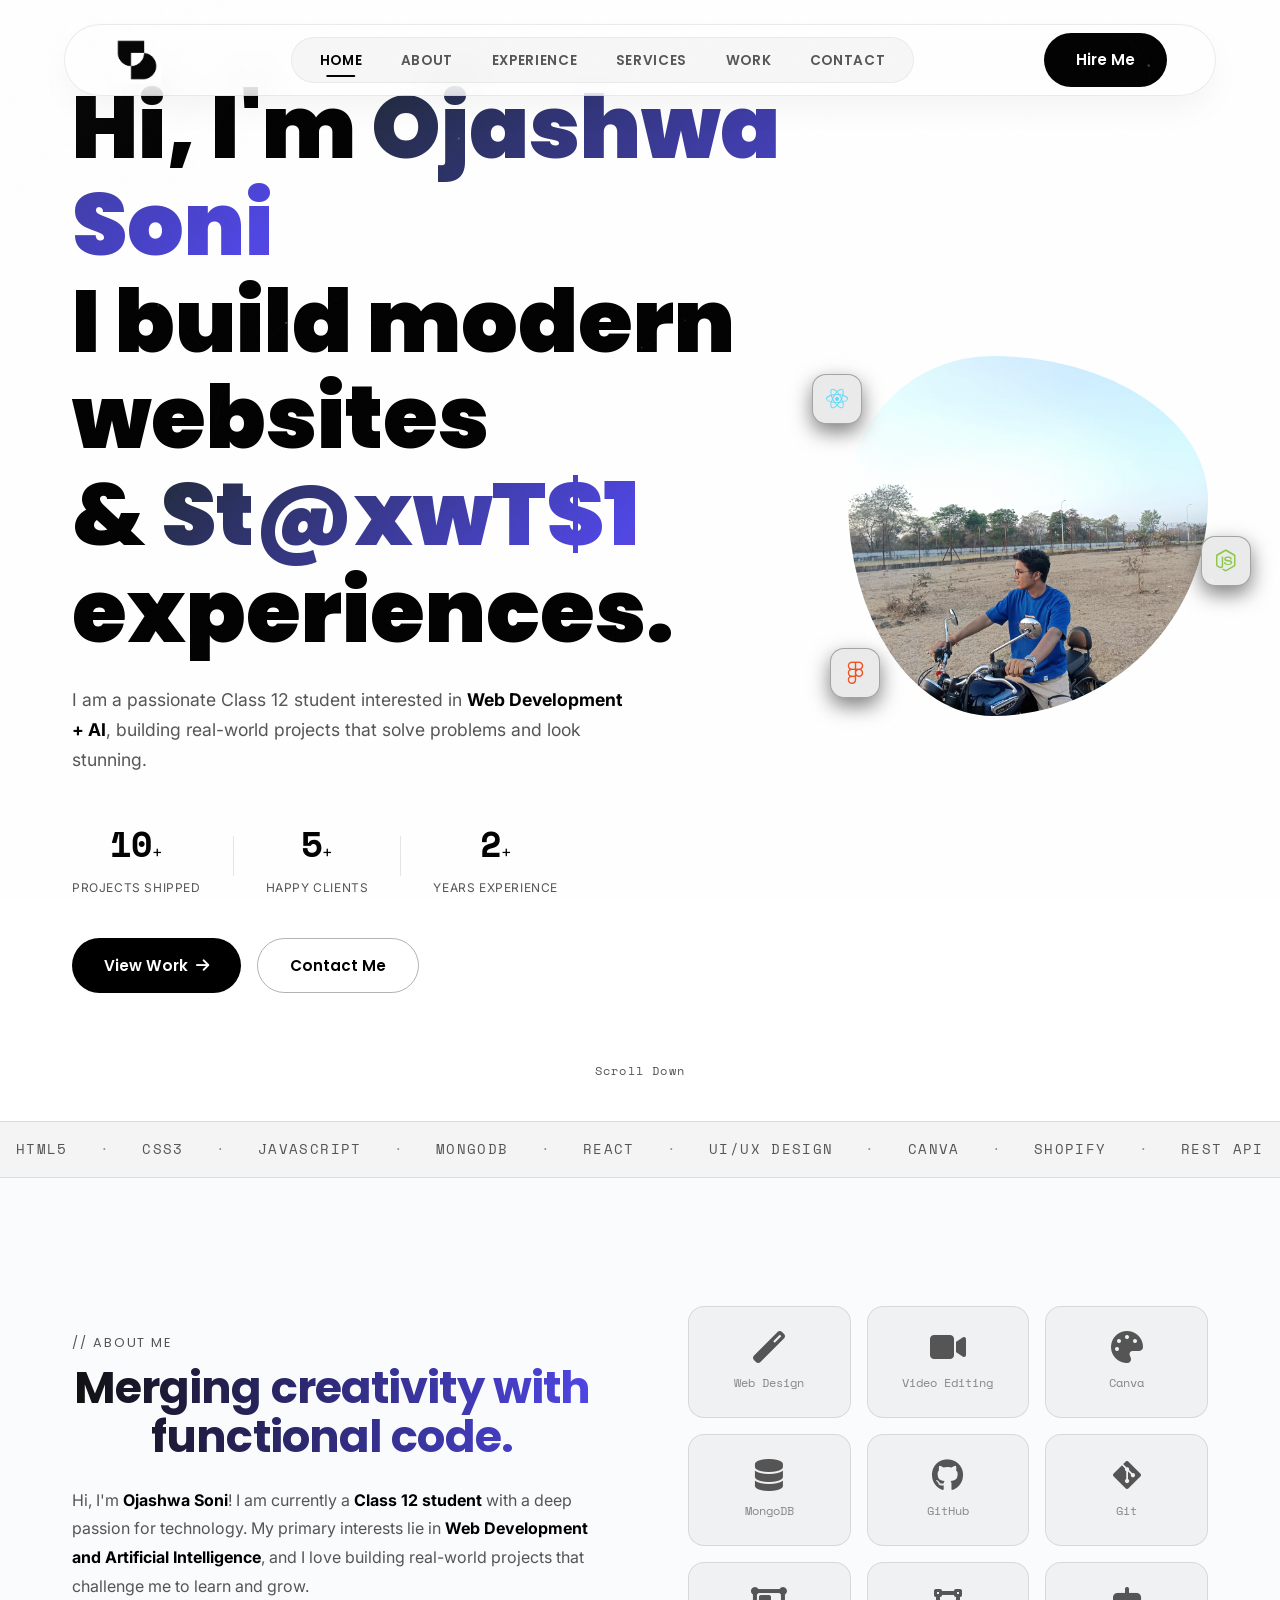
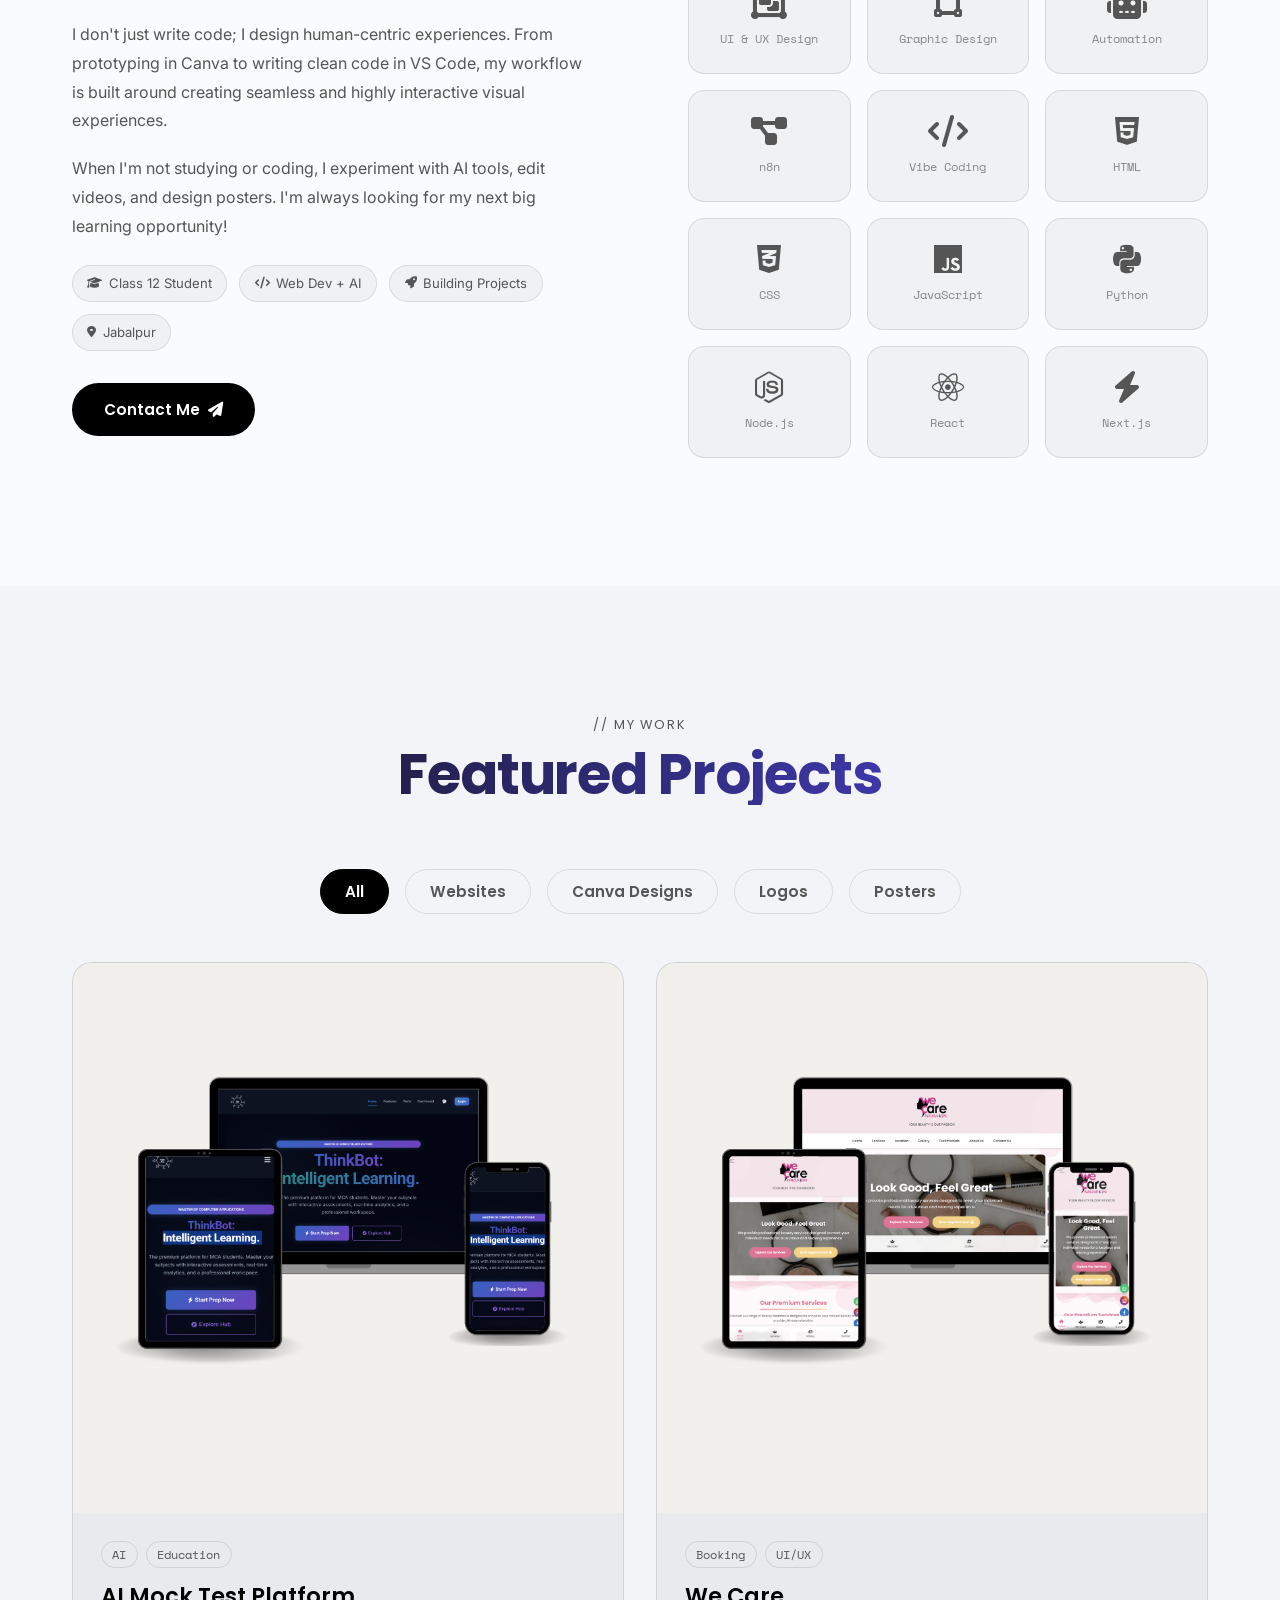
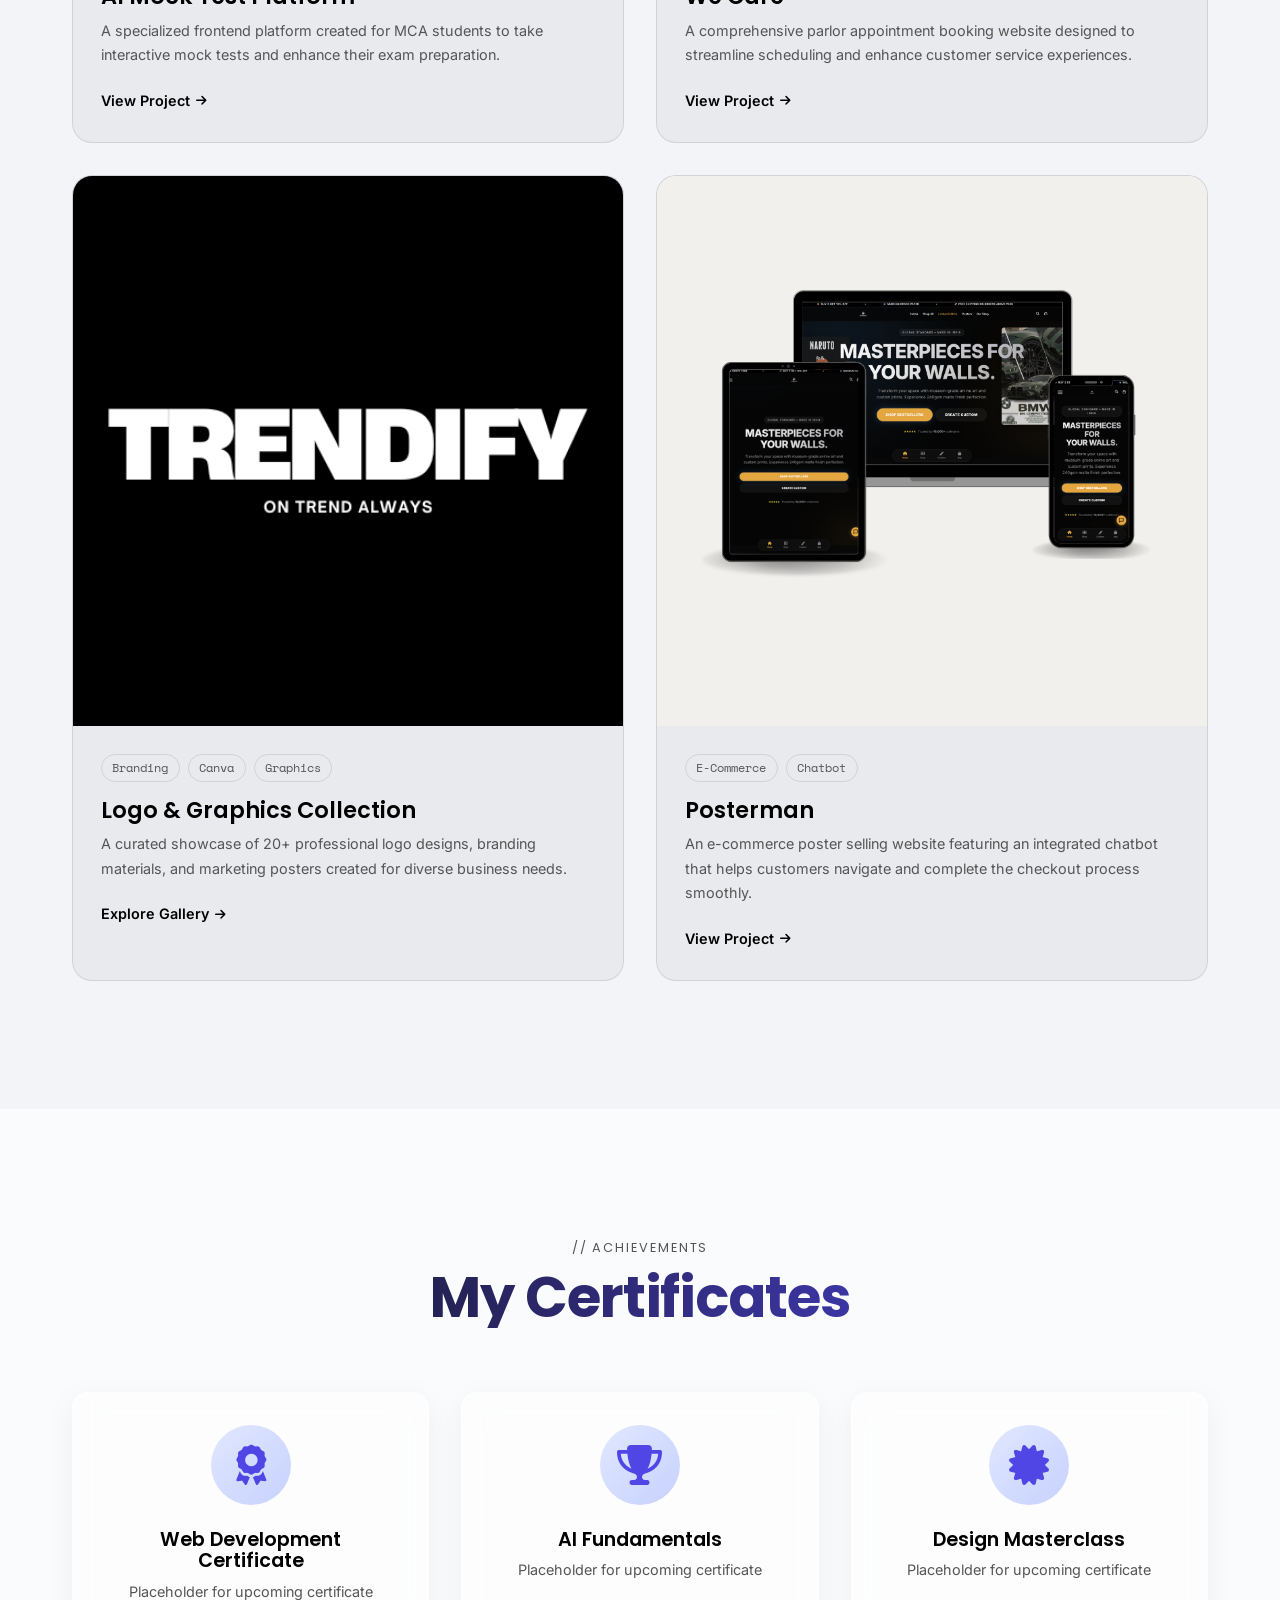
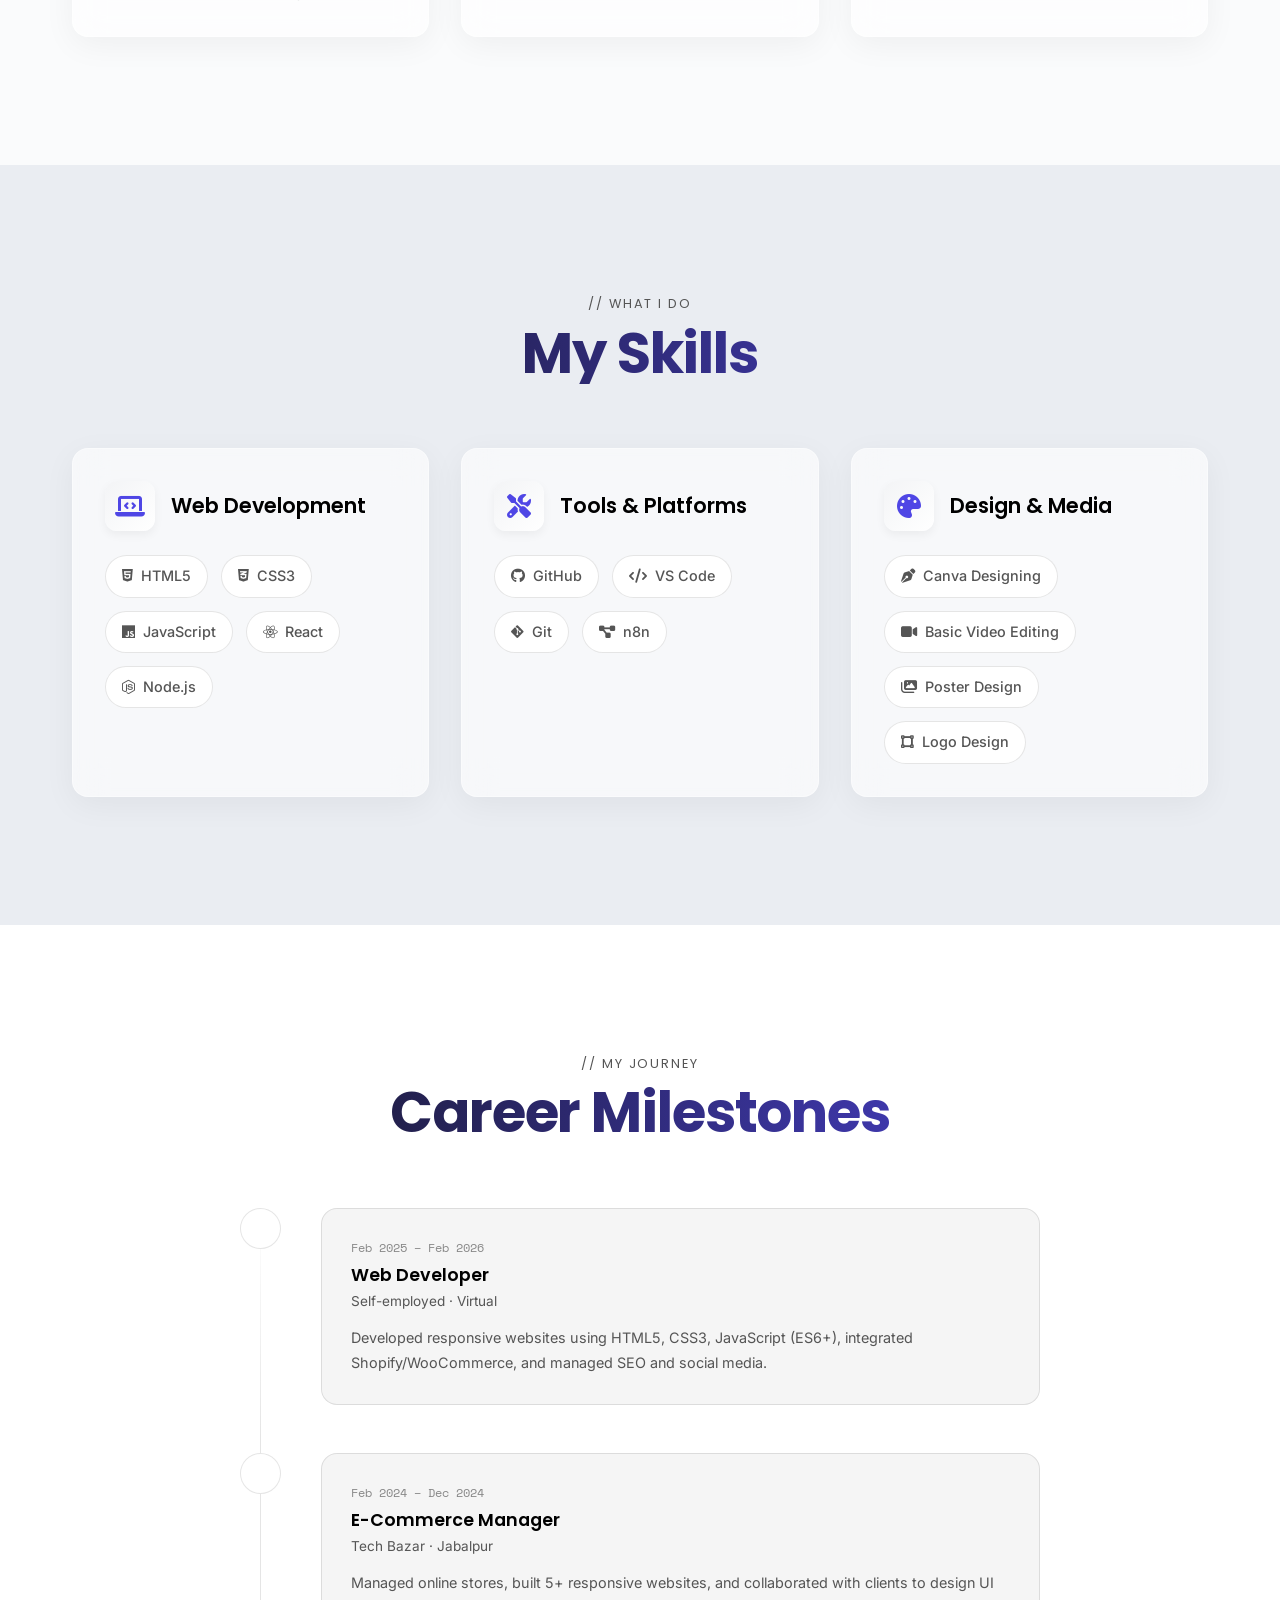
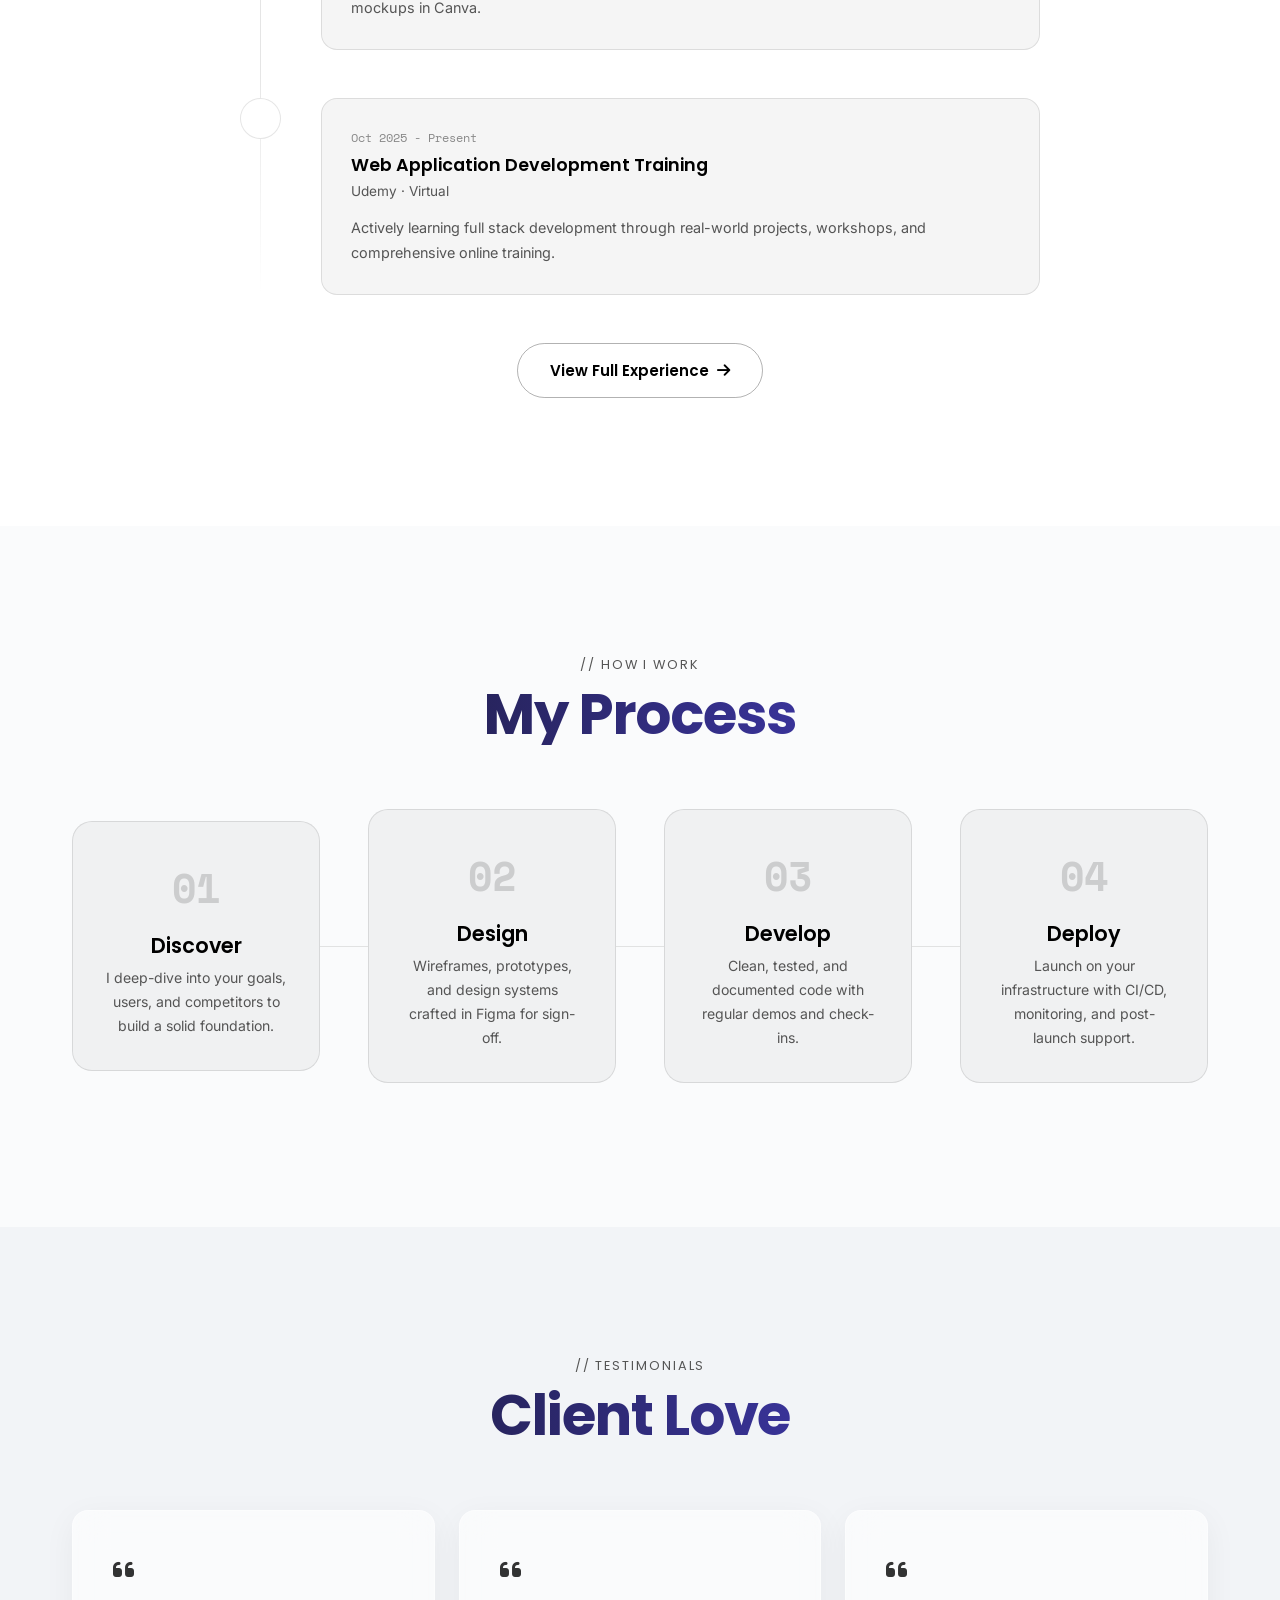
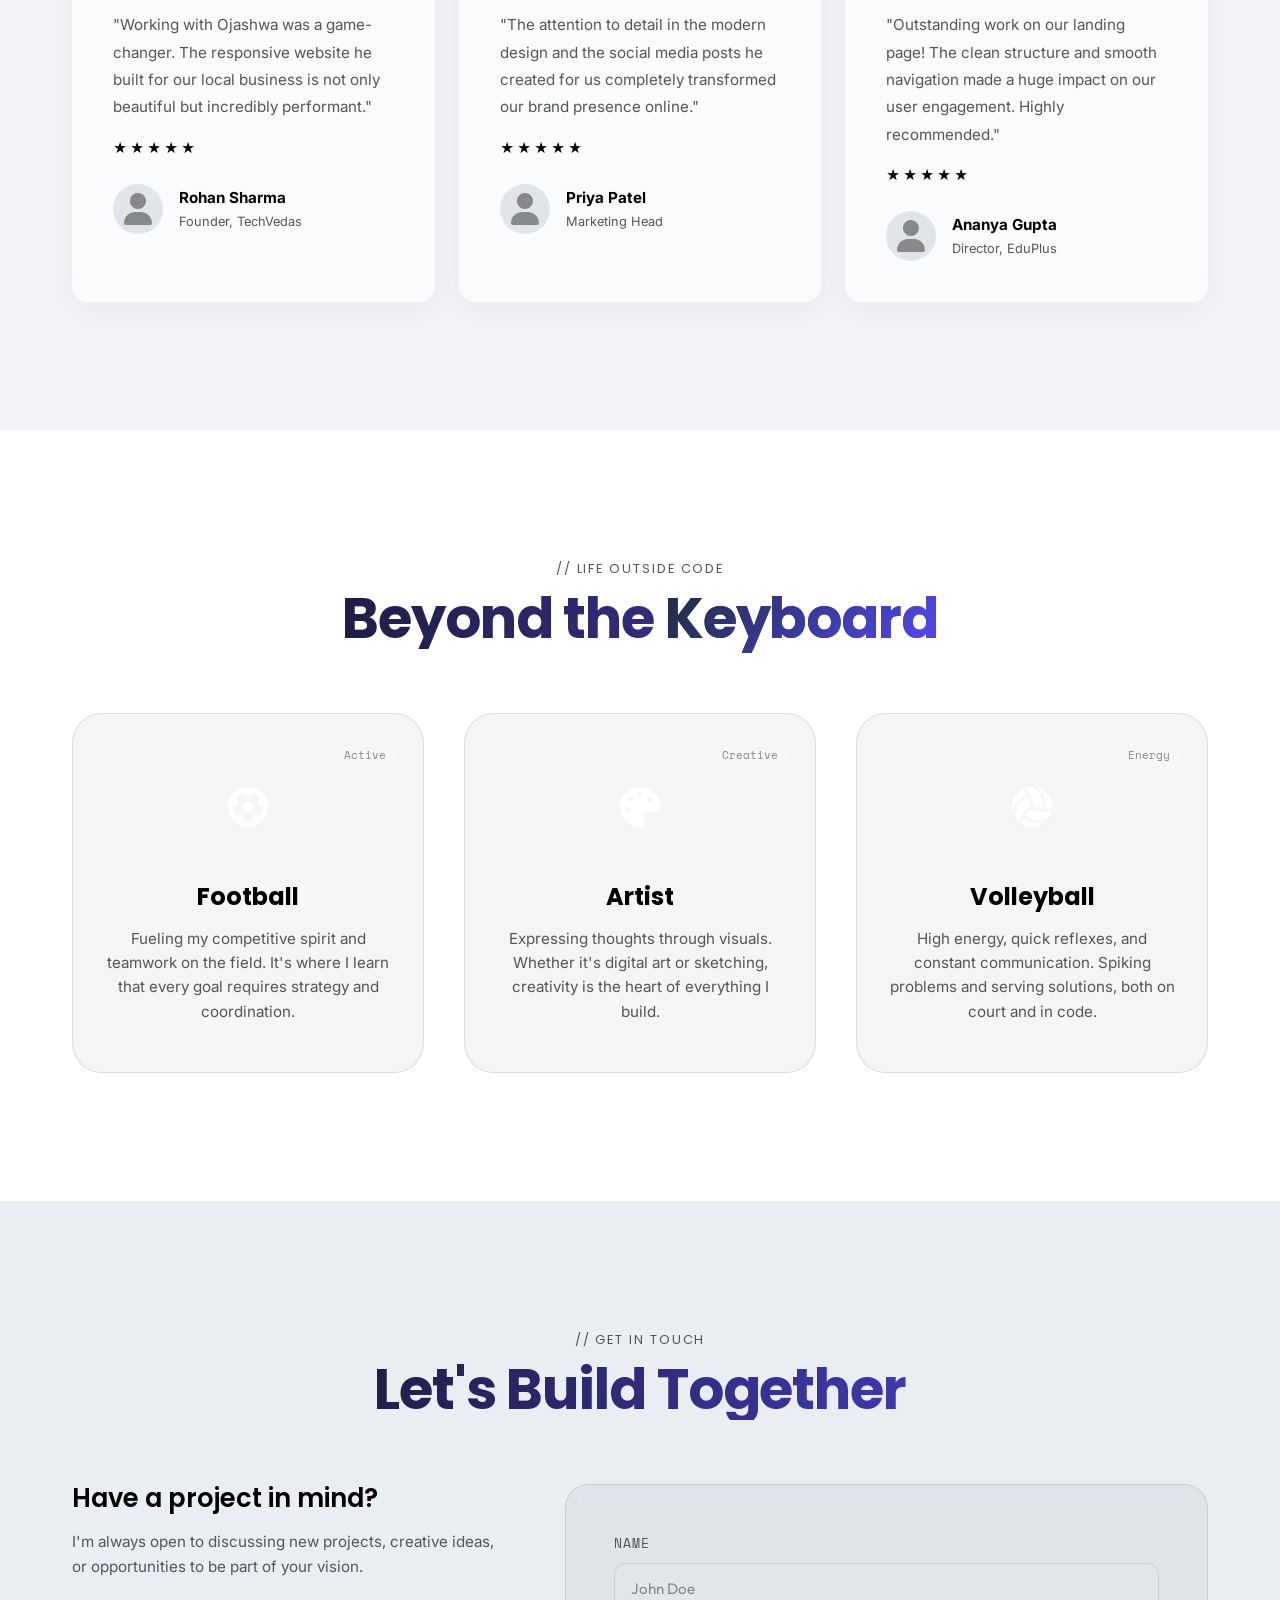
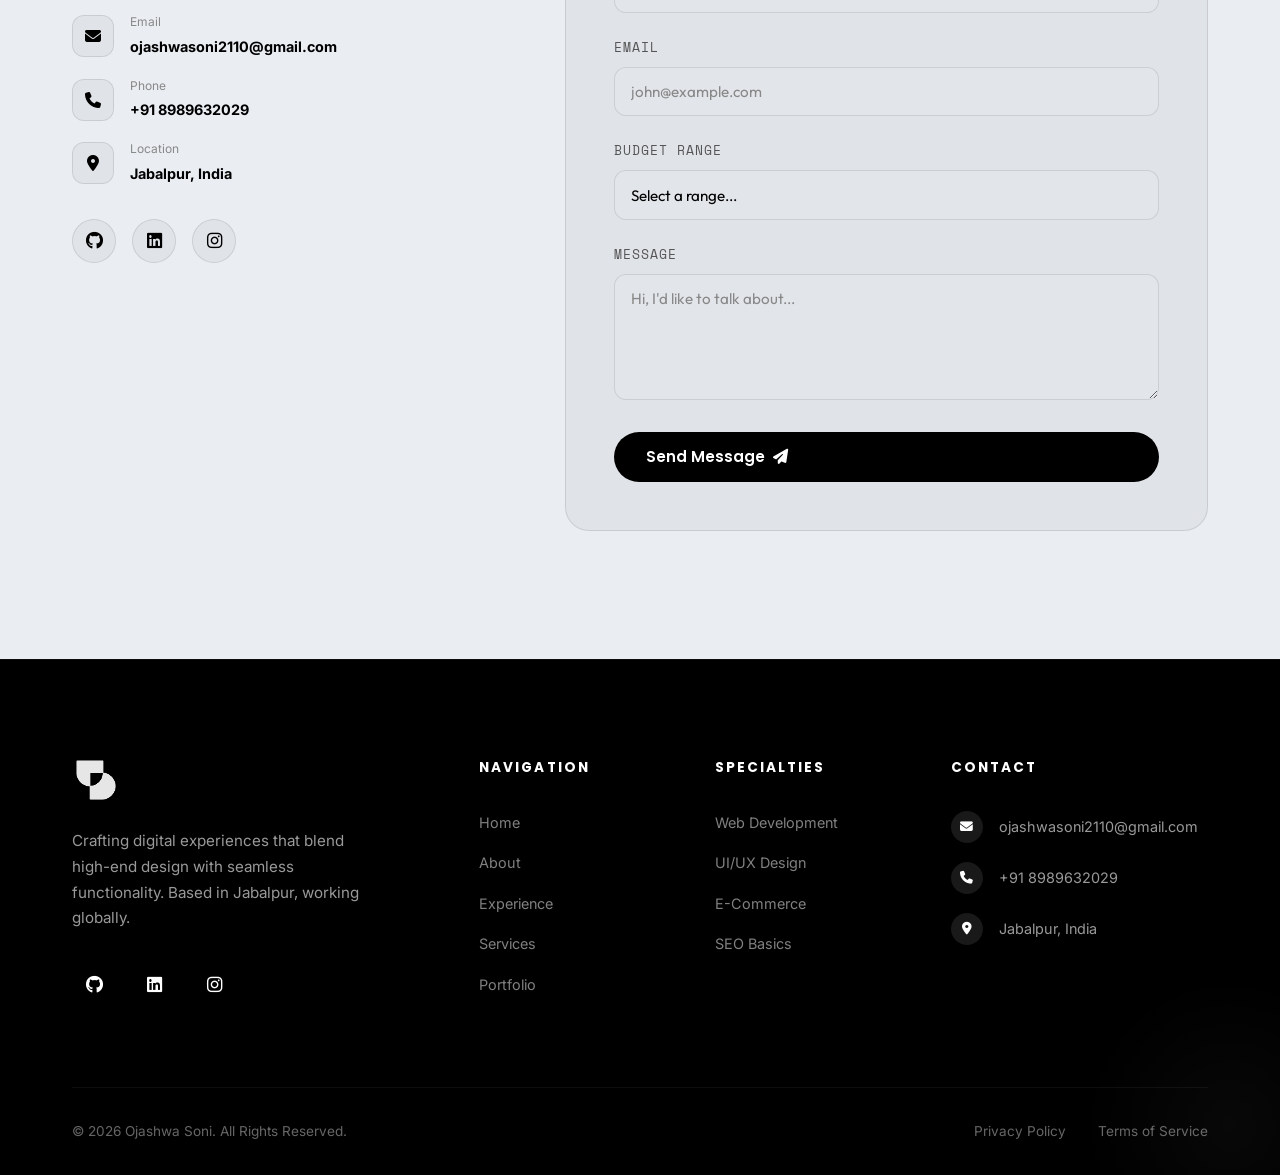
<file: index.html>
<!DOCTYPE html>
<html lang="en">

<head>
    <meta charset="UTF-8">
    <meta name="viewport" content="width=device-width, initial-scale=1.0">
    <title>Web Developer Portfolio | Creative & Modern</title>
    <meta name="description"
        content="Professional portfolio of a passionate web developer specializing in modern UI/UX and full-stack development.">
    <meta property="og:image" content="assets/social-logo.png">
    <link rel="stylesheet" href="style.css">
    <!-- Font Awesome for Icons -->
    <link rel="stylesheet" href="https://cdnjs.cloudflare.com/ajax/libs/font-awesome/6.4.0/css/all.min.css">
    <!-- Google Fonts -->
    <link rel="preconnect" href="https://fonts.googleapis.com">
    <link
        href="https://fonts.googleapis.com/css2?family=Inter:wght@300;400;500;600&family=Poppins:wght@500;600;700;800;900&display=swap"
        rel="stylesheet">
    <link rel="icon" type="image/png" href="assets/logo-icon.png">
</head>

<body>
    <!-- Custom Cursor -->
    <div class="cursor-dot" id="cursorDot"></div>
    <div class="cursor-ring" id="cursorRing"></div>
    <div class="cursor-trail-container" id="cursorTrails"></div>

    <!-- Noise Overlay -->
    <div class="noise-overlay"></div>

    <!-- Scroll Progress Bar -->
    <div class="scroll-progress" id="scrollProgress"></div>

    <!-- Canvas for particle background -->
    <canvas id="particleCanvas"></canvas>

    <!-- Mouse Spotlight -->
    <div class="mouse-spotlight" id="mouseSpotlight"></div>

    <!-- Header Navigation -->
    <header id="mainHeader">
        <div class="container">
            <nav>
                <a href="#" class="logo">
                    <img src="assets/new-logo.png" alt="Logo" style="height: 48px;">
                </a>
                <ul class="nav-links" id="navLinks">
                    <li><a href="index.html" class="nav-link active magnetic-btn">Home</a></li>
                    <li><a href="about.html" class="nav-link magnetic-btn">About</a></li>
                    <li><a href="experience.html" class="nav-link magnetic-btn">Experience</a></li>
                    <li><a href="services.html" class="nav-link magnetic-btn">Services</a></li>
                    <li><a href="index.html#projects" class="nav-link magnetic-btn">Work</a></li>
                    <li><a href="contact.html" class="nav-link magnetic-btn">Contact</a></li>
                </ul>
                <div class="nav-btns">
                    <a href="contact.html" class="btn btn-primary nav-cta magnetic-btn">Hire Me</a>
                    <button class="mobile-toggle" id="mobileToggle"><i class="fas fa-bars"></i></button>
                </div>
            </nav>
        </div>
    </header>

    <main>
        <!-- ===== HERO SECTION ===== -->
        <section id="hero" class="hero bg-shade-1">
            <!-- Floating geometric shapes -->
            <div class="geo-shapes">
                <div class="geo geo-1"></div>
                <div class="geo geo-2"></div>
                <div class="geo geo-3"></div>
                <div class="geo geo-4"></div>
                <div class="geo geo-5"></div>
            </div>

            <div class="container hero-container">
                <div class="hero-content" data-reveal>

                    <h1>
                        <span class="line-wrap"><span class="line-inner">Hi, I'm <span class="gradient-text">Ojashwa
                                    Soni</span></span></span>
                        <span class="line-wrap"><span class="line-inner">I build modern websites</span></span>
                        <span class="line-wrap"><span class="line-inner">&amp; <span class="gradient-text"
                                    id="scrambleText">digital</span> experiences.</span></span>
                    </h1>
                    <p class="hero-desc">I am a passionate Class 12 student interested in <strong>Web Development +
                            AI</strong>, building real-world projects that solve problems and look stunning.</p>
                    <div class="hero-stats">
                        <div class="stat">
                            <span class="stat-num" data-count="10">0</span><span>+</span>
                            <span class="stat-label">Projects Shipped</span>
                        </div>
                        <div class="stat-divider"></div>
                        <div class="stat">
                            <span class="stat-num" data-count="5">0</span><span>+</span>
                            <span class="stat-label">Happy Clients</span>
                        </div>
                        <div class="stat-divider"></div>
                        <div class="stat">
                            <span class="stat-num" data-count="2">0</span><span>+</span>
                            <span class="stat-label">Years Experience</span>
                        </div>
                    </div>
                    <div class="hero-btns">
                        <a href="#projects" class="btn btn-primary magnetic-btn">View Work <i
                                class="fas fa-arrow-right"></i></a>
                        <a href="#contact" class="btn btn-outline magnetic-btn">Contact Me</a>
                    </div>
                </div>
                <div class="hero-image" data-reveal>
                    <div class="avatar-wrapper">
                        <div class="avatar-ring ring-1"></div>
                        <div class="avatar-ring ring-2"></div>
                        <div class="avatar-ring ring-3"></div>
                        <img src="assets/me.jpeg" alt="Ojashwa Soni Profile Picture" class="avatar-img">
                        <div class="avatar-badge ab-1"><i class="fab fa-react"></i></div>
                        <div class="avatar-badge ab-2"><i class="fab fa-node-js"></i></div>
                        <div class="avatar-badge ab-3"><i class="fab fa-figma"></i></div>
                    </div>
                </div>
            </div>

            <!-- Scroll indicator -->
            <div class="scroll-indicator">
                <div class="scroll-line"></div>
                <span>Scroll Down</span>
            </div>
        </section>



        <!-- ===== MARQUEE STRIP ===== -->
        <div class="marquee-strip">
            <div class="marquee-track">
                <span>HTML5</span><span class="dot">·</span>
                <span>CSS3</span><span class="dot">·</span>
                <span>JavaScript</span><span class="dot">·</span>
                <span>MongoDB</span><span class="dot">·</span>
                <span>React</span><span class="dot">·</span>
                <span>UI/UX Design</span><span class="dot">·</span>
                <span>Canva</span><span class="dot">·</span>
                <span>Shopify</span><span class="dot">·</span>
                <span>REST API</span><span class="dot">·</span>
                <span>GitHub</span><span class="dot">·</span>
                <!-- Duplicate for seamless loop -->
                <span>HTML5</span><span class="dot">·</span>
                <span>CSS3</span><span class="dot">·</span>
                <span>JavaScript</span><span class="dot">·</span>
                <span>MongoDB</span><span class="dot">·</span>
                <span>React</span><span class="dot">·</span>
                <span>UI/UX Design</span><span class="dot">·</span>
                <span>Canva</span><span class="dot">·</span>
                <span>Shopify</span><span class="dot">·</span>
                <span>REST API</span><span class="dot">·</span>
                <span>GitHub</span><span class="dot">·</span>
            </div>
        </div>

        <!-- ===== ABOUT SECTION ===== -->
        <section id="about" class="about-section bg-shade-2">
            <div class="container">
                <div class="about-grid">
                    <div class="about-left" data-reveal>
                        <span class="section-label">// About Me</span>
                        <h2 class="section-title">Merging creativity with functional code.</h2>
                        <p>Hi, I'm <strong>Ojashwa Soni</strong>! I am currently a <strong>Class 12 student</strong>
                            with a deep passion for technology. My primary interests lie in <strong>Web Development and
                                Artificial Intelligence</strong>, and I love building real-world projects that challenge
                            me to learn and grow.</p>
                        <p>I don't just write code; I design human-centric experiences. From prototyping in Canva to
                            writing clean code in VS Code, my workflow is built around creating seamless and highly
                            interactive visual experiences.</p>
                        <p>When I'm not studying or coding, I experiment with AI tools, edit videos, and design posters.
                            I'm always looking for my next big learning opportunity!</p>
                        <div class="about-tags">
                            <span class="about-tag"><i class="fas fa-graduation-cap"></i> Class 12 Student</span>
                            <span class="about-tag"><i class="fas fa-code"></i> Web Dev + AI</span>
                            <span class="about-tag"><i class="fas fa-rocket"></i> Building Projects</span>
                            <span class="about-tag"><i class="fas fa-map-marker-alt"></i> Jabalpur</span>
                        </div>
                        <a href="contact.html" class="btn btn-primary magnetic-btn"
                            style="margin-top:2rem; display:inline-flex; align-items:center; gap:0.5rem;">
                            Contact Me <i class="fas fa-paper-plane"></i>
                        </a>
                    </div>
                    <div class="about-right" data-reveal>
                        <div class="tools-grid">
                            <div class="tool-item" data-tilt><i class="fas fa-magic"></i><span>Web Design</span></div>
                            <div class="tool-item" data-tilt><i class="fas fa-video"></i><span>Video Editing</span>
                            </div>
                            <div class="tool-item" data-tilt><i class="fas fa-palette"></i><span>Canva</span></div>
                            <div class="tool-item" data-tilt><i class="fas fa-database"></i><span>MongoDB</span></div>
                            <div class="tool-item" data-tilt><i class="fab fa-github"></i><span>GitHub</span></div>
                            <div class="tool-item" data-tilt><i class="fab fa-git-alt"></i><span>Git</span></div>
                            <div class="tool-item" data-tilt><i class="fas fa-object-group"></i><span>UI & UX
                                    Design</span></div>
                            <div class="tool-item" data-tilt><i class="fas fa-vector-square"></i><span>Graphic
                                    Design</span></div>
                            <div class="tool-item" data-tilt><i class="fas fa-robot"></i><span>Automation</span></div>
                            <div class="tool-item" data-tilt><i class="fas fa-project-diagram"></i><span>n8n</span>
                            </div>
                            <div class="tool-item" data-tilt><i class="fas fa-code"></i><span>Vibe Coding</span></div>
                            <div class="tool-item" data-tilt><i class="fab fa-html5"></i><span>HTML</span></div>
                            <div class="tool-item" data-tilt><i class="fab fa-css3-alt"></i><span>CSS</span></div>
                            <div class="tool-item" data-tilt><i class="fab fa-js"></i><span>JavaScript</span></div>
                            <div class="tool-item" data-tilt><i class="fab fa-python"></i><span>Python</span></div>
                            <div class="tool-item" data-tilt><i class="fab fa-node-js"></i><span>Node.js</span></div>
                            <div class="tool-item" data-tilt><i class="fab fa-react"></i><span>React</span></div>
                            <div class="tool-item" data-tilt><i class="fas fa-bolt"></i><span>Next.js</span></div>
                        </div>
                    </div>
                </div>
            </div>
        </section>

        <!-- ===== PROJECTS SECTION ===== -->
        <section id="projects" class="bg-shade-3">
            <div class="container">
                <span class="section-label" style="display:block; text-align:center; margin-bottom:0.5rem;">// My
                    Work</span>
                <h2 data-reveal>Featured Projects</h2>

                <!-- Portfolio Filter Tabs -->
                <div class="portfolio-filters" data-reveal>
                    <button class="filter-btn active" data-filter="all">All</button>
                    <button class="filter-btn" data-filter="websites">Websites</button>
                    <button class="filter-btn" data-filter="canva">Canva Designs</button>
                    <button class="filter-btn" data-filter="logos">Logos</button>
                    <button class="filter-btn" data-filter="posters">Posters</button>
                </div>

                <div class="projects-grid" id="portfolioGrid">
                    <!-- Project 1: AI Mock Test Platform -->
                    <div class="project-card filter-item websites" data-reveal>
                        <div class="project-img">
                            <img src="assets/1.png" alt="AI Mock Test Platform">
                            <div class="project-overlay">
                                <a href="https://thinkbot-12.netlify.app/" target="_blank" class="overlay-btn">View Demo <i
                                        class="fas fa-external-link-alt"></i></a>
                            </div>
                        </div>
                        <div class="project-info">
                            <div class="project-tags">
                                <span class="tag">AI</span>
                                <span class="tag">Education</span>
                            </div>
                            <h3>AI Mock Test Platform</h3>
                            <p>A specialized frontend platform created for MCA students to take interactive mock tests and enhance their exam preparation.</p>
                            <a href="project1.html" class="project-link">View Project <i
                                    class="fas fa-arrow-right"></i></a>
                        </div>
                    </div>

                    <!-- Project 2: We Care -->
                    <div class="project-card filter-item websites" data-reveal>
                        <div class="project-img">
                            <img src="assets/2.png" alt="We Care parlor appoinment booking">
                            <div class="project-overlay">
                                <a href="https://we-care-2012.netlify.app/" target="_blank" class="overlay-btn">View Demo <i
                                        class="fas fa-external-link-alt"></i></a>
                            </div>
                        </div>
                        <div class="project-info">
                            <div class="project-tags">
                                <span class="tag">Booking</span>
                                <span class="tag">UI/UX</span>
                            </div>
                            <h3>We Care</h3>
                            <p>A comprehensive parlor appointment booking website designed to streamline scheduling and enhance customer service experiences.</p>
                            <a href="project3.html" class="project-link">View Project <i
                                    class="fas fa-arrow-right"></i></a>
                        </div>
                    </div>



                    <!-- Project 4: Logo & Graphics Collection -->
                    <div class="project-card filter-item logos posters canva" data-reveal>
                        <div class="project-img">
                            <img src="assets/Logo Works/trendify.png" alt="Logo & Graphics Portfolio">
                            <div class="project-overlay">
                                <a href="logos.html" class="overlay-btn">View Collection <i class="fas fa-th"></i></a>
                            </div>
                        </div>
                        <div class="project-info">
                            <div class="project-tags">
                                <span class="tag">Branding</span>
                                <span class="tag">Canva</span>
                                <span class="tag">Graphics</span>
                            </div>
                            <h3>Logo & Graphics Collection</h3>
                            <p>A curated showcase of 20+ professional logo designs, branding materials, and marketing posters created for diverse business needs.</p>
                            <a href="logos.html" class="project-link">Explore Gallery <i class="fas fa-arrow-right"></i></a>
                        </div>
                    </div>

                    <!-- Project 5: Posterman -->
                    <div class="project-card filter-item websites posters" data-reveal>
                        <div class="project-img">
                            <img src="assets/3.png" alt="Posterman E-com Store">
                            <div class="project-overlay">
                                <a href="https://posterman-official.netlify.app/" target="_blank" class="overlay-btn">View Store <i class="fas fa-shopping-cart"></i></a>
                            </div>
                        </div>
                        <div class="project-info">
                            <div class="project-tags">
                                <span class="tag">E-Commerce</span>
                                <span class="tag">Chatbot</span>
                            </div>
                            <h3>Posterman</h3>
                            <p>An e-commerce poster selling website featuring an integrated chatbot that helps customers navigate and complete the checkout process smoothly.</p>
                            <a href="project2.html" class="project-link">View Project <i
                                    class="fas fa-arrow-right"></i></a>
                        </div>
                    </div>


                </div>
            </div>
        </section>

        <!-- ===== CERTIFICATES SECTION ===== -->
        <section id="certificates" class="bg-shade-2">
            <div class="container">
                <span class="section-label" style="display:block; text-align:center; margin-bottom:0.5rem;">//
                    Achievements</span>
                <h2 data-reveal>My Certificates</h2>
                <div class="certificates-grid">
                    <div class="cert-card glass-panel" data-reveal>
                        <div class="cert-icon-wrapper"><i class="fas fa-award"></i></div>
                        <div class="cert-info">
                            <h3>Web Development Certificate</h3>
                            <p>Placeholder for upcoming certificate</p>
                        </div>
                    </div>
                    <div class="cert-card glass-panel" data-reveal>
                        <div class="cert-icon-wrapper"><i class="fas fa-trophy"></i></div>
                        <div class="cert-info">
                            <h3>AI Fundamentals</h3>
                            <p>Placeholder for upcoming certificate</p>
                        </div>
                    </div>
                    <div class="cert-card glass-panel" data-reveal>
                        <div class="cert-icon-wrapper"><i class="fas fa-certificate"></i></div>
                        <div class="cert-info">
                            <h3>Design Masterclass</h3>
                            <p>Placeholder for upcoming certificate</p>
                        </div>
                    </div>
                </div>
            </div>
        </section>

        <!-- ===== SKILLS SECTION ===== -->
        <section id="skills" class="bg-shade-4">
            <div class="container">
                <span class="section-label" style="display:block; text-align:center; margin-bottom:0.5rem;">// What I
                    Do</span>
                <h2 data-reveal>My Skills</h2>
                <div class="skills-category-grid">
                    <!-- Web Dev -->
                    <div class="skills-category-card glass-panel" data-reveal>
                        <div class="cat-header">
                            <div class="cat-icon"><i class="fas fa-laptop-code"></i></div>
                            <h3>Web Development</h3>
                        </div>
                        <div class="cat-skills">
                            <span class="cat-tag"><i class="fab fa-html5"></i> HTML5</span>
                            <span class="cat-tag"><i class="fab fa-css3-alt"></i> CSS3</span>
                            <span class="cat-tag"><i class="fab fa-js"></i> JavaScript</span>
                            <span class="cat-tag"><i class="fab fa-react"></i> React</span>
                            <span class="cat-tag"><i class="fab fa-node-js"></i> Node.js</span>
                        </div>
                    </div>
                    <!-- Tools -->
                    <div class="skills-category-card glass-panel" data-reveal>
                        <div class="cat-header">
                            <div class="cat-icon"><i class="fas fa-tools"></i></div>
                            <h3>Tools & Platforms</h3>
                        </div>
                        <div class="cat-skills">
                            <span class="cat-tag"><i class="fab fa-github"></i> GitHub</span>
                            <span class="cat-tag"><i class="fas fa-code"></i> VS Code</span>
                            <span class="cat-tag"><i class="fab fa-git-alt"></i> Git</span>
                            <span class="cat-tag"><i class="fas fa-project-diagram"></i> n8n</span>
                        </div>
                    </div>
                    <!-- Design -->
                    <div class="skills-category-card glass-panel" data-reveal>
                        <div class="cat-header">
                            <div class="cat-icon"><i class="fas fa-palette"></i></div>
                            <h3>Design & Media</h3>
                        </div>
                        <div class="cat-skills">
                            <span class="cat-tag"><i class="fas fa-pen-nib"></i> Canva Designing</span>
                            <span class="cat-tag"><i class="fas fa-video"></i> Basic Video Editing</span>
                            <span class="cat-tag"><i class="fas fa-images"></i> Poster Design</span>
                            <span class="cat-tag"><i class="fas fa-vector-square"></i> Logo Design</span>
                        </div>
                    </div>
                </div>
            </div>
        </section>

        <!-- ===== TIMELINE / EXPERIENCE TEASER ===== -->
        <section id="journey" class="bg-shade-1">
            <div class="container">
                <span class="section-label" style="display:block; text-align:center; margin-bottom:0.5rem;">// My
                    Journey</span>
                <h2 data-reveal>Career Milestones</h2>
                <div class="timeline">
                    <div class="timeline-item" data-reveal>
                        <div class="timeline-dot"></div>
                        <div class="timeline-card">
                            <span class="timeline-year">Feb 2025 – Feb 2026</span>
                            <h3>Web Developer</h3>
                            <span class="timeline-company">Self-employed · Virtual</span>
                            <p>Developed responsive websites using HTML5, CSS3, JavaScript (ES6+), integrated
                                Shopify/WooCommerce, and managed SEO and social media.</p>
                        </div>
                    </div>
                    <div class="timeline-item" data-reveal>
                        <div class="timeline-dot"></div>
                        <div class="timeline-card">
                            <span class="timeline-year">Feb 2024 – Dec 2024</span>
                            <h3>E-Commerce Manager</h3>
                            <span class="timeline-company">Tech Bazar · Jabalpur</span>
                            <p>Managed online stores, built 5+ responsive websites, and collaborated with clients to
                                design UI mockups in Canva.</p>
                        </div>
                    </div>
                    <div class="timeline-item" data-reveal>
                        <div class="timeline-dot"></div>
                        <div class="timeline-card">
                            <span class="timeline-year">Oct 2025 - Present</span>
                            <h3>Web Application Development Training</h3>
                            <span class="timeline-company">Udemy · Virtual</span>
                            <p>Actively learning full stack development through real-world projects, workshops, and
                                comprehensive online training.</p>
                        </div>
                    </div>
                </div>
                <div style="text-align:center; margin-top: 3rem;">
                    <a href="experience.html" class="btn btn-outline magnetic-btn">View Full Experience <i
                            class="fas fa-arrow-right"></i></a>
                </div>
            </div>
        </section>

        <!-- ===== PROCESS SECTION ===== -->
        <section id="process" class="bg-shade-2">
            <div class="container">
                <span class="section-label" style="display:block; text-align:center; margin-bottom:0.5rem;">// How I
                    Work</span>
                <h2 data-reveal>My Process</h2>
                <div class="process-grid">
                    <div class="process-step" data-reveal>
                        <div class="process-num">01</div>
                        <h3>Discover</h3>
                        <p>I deep-dive into your goals, users, and competitors to build a solid foundation.</p>
                    </div>
                    <div class="process-connector"></div>
                    <div class="process-step" data-reveal>
                        <div class="process-num">02</div>
                        <h3>Design</h3>
                        <p>Wireframes, prototypes, and design systems crafted in Figma for sign-off.</p>
                    </div>
                    <div class="process-connector"></div>
                    <div class="process-step" data-reveal>
                        <div class="process-num">03</div>
                        <h3>Develop</h3>
                        <p>Clean, tested, and documented code with regular demos and check-ins.</p>
                    </div>
                    <div class="process-connector"></div>
                    <div class="process-step" data-reveal>
                        <div class="process-num">04</div>
                        <h3>Deploy</h3>
                        <p>Launch on your infrastructure with CI/CD, monitoring, and post-launch support.</p>
                    </div>
                </div>
            </div>
        </section>

        <!-- ===== TESTIMONIALS SECTION ===== -->
        <section id="testimonials" class="bg-shade-3">
            <div class="container">
                <span class="section-label" style="display:block; text-align:center; margin-bottom:0.5rem;">//
                    Testimonials</span>
                <h2 data-reveal>Client Love</h2>
                <div class="testimonials-grid">
                    <div class="testimonial-card glass-panel" data-reveal>
                        <div class="quote-icon"><i class="fas fa-quote-left"></i></div>
                        <p>"Working with Ojashwa was a game-changer. The responsive website he built for our local business is not only beautiful but incredibly performant."</p>
                        <div class="stars">★★★★★</div>
                        <div class="user-info">
                            <div class="user-img" style="display:flex; align-items:center; justify-content:center; font-size:2rem; color: #888; background:#e1e5ea; border-radius:50%; width: 50px; height: 50px;"><i class="fas fa-user"></i></div>
                            <div>
                                <strong>Rohan Sharma</strong>
                                <small style="display: block; color: var(--text-dim);">Founder, TechVedas</small>
                            </div>
                        </div>
                    </div>
                    <div class="testimonial-card glass-panel" data-reveal>
                        <div class="quote-icon"><i class="fas fa-quote-left"></i></div>
                        <p>"The attention to detail in the modern design and the social media posts he created for us completely transformed our brand presence online."</p>
                        <div class="stars">★★★★★</div>
                        <div class="user-info">
                            <div class="user-img" style="display:flex; align-items:center; justify-content:center; font-size:2rem; color: #888; background:#e1e5ea; border-radius:50%; width: 50px; height: 50px;"><i class="fas fa-user"></i></div>
                            <div>
                                <strong>Priya Patel</strong>
                                <small style="display: block; color: var(--text-dim);">Marketing Head</small>
                            </div>
                        </div>
                    </div>
                    <div class="testimonial-card glass-panel" data-reveal>
                        <div class="quote-icon"><i class="fas fa-quote-left"></i></div>
                        <p>"Outstanding work on our landing page! The clean structure and smooth navigation made a huge impact on our user engagement. Highly recommended."</p>
                        <div class="stars">★★★★★</div>
                        <div class="user-info">
                            <div class="user-img" style="display:flex; align-items:center; justify-content:center; font-size:2rem; color: #888; background:#e1e5ea; border-radius:50%; width: 50px; height: 50px;"><i class="fas fa-user"></i></div>
                            <div>
                                <strong>Ananya Gupta</strong>
                                <small style="display: block; color: var(--text-dim);">Director, EduPlus</small>
                            </div>
                        </div>
                    </div>
                </div>
            </div>
        </section>

        <!-- ===== HOBBIES / EXTRA CURRICULAR SECTION ===== -->
        <section id="hobbies" class="bg-shade-1">
            <div class="container">
                <span class="section-label" style="display:block; text-align:center; margin-bottom:0.5rem;">// Life
                    Outside Code</span>
                <h2 data-reveal>Beyond the <span class="gradient-text">Keyboard</span></h2>
                <div class="hobbies-grid">
                    <!-- Football -->
                    <div class="hobby-card" data-reveal data-tilt>
                        <div class="hobby-badge">Active</div>
                        <div class="hobby-icon-wrapper">
                            <i class="fas fa-futbol"></i>
                        </div>
                        <h3>Football</h3>
                        <p>Fueling my competitive spirit and teamwork on the field. It's where I learn that every goal
                            requires strategy and coordination.</p>
                    </div>

                    <!-- Artist -->
                    <div class="hobby-card" data-reveal data-tilt>
                        <div class="hobby-badge">Creative</div>
                        <div class="hobby-icon-wrapper">
                            <i class="fas fa-palette"></i>
                        </div>
                        <h3>Artist</h3>
                        <p>Expressing thoughts through visuals. Whether it's digital art or sketching, creativity is the
                            heart of everything I build.</p>
                    </div>

                    <!-- Volleyball -->
                    <div class="hobby-card" data-reveal data-tilt>
                        <div class="hobby-badge">Energy</div>
                        <div class="hobby-icon-wrapper">
                            <i class="fas fa-volleyball-ball"></i>
                        </div>
                        <h3>Volleyball</h3>
                        <p>High energy, quick reflexes, and constant communication. Spiking problems and serving
                            solutions, both on court and in code.</p>
                    </div>
                </div>
            </div>
        </section>

        <!-- ===== CONTACT SECTION ===== -->
        <section id="contact" class="bg-shade-4">
            <div class="container">
                <span class="section-label" style="display:block; text-align:center; margin-bottom:0.5rem;">// Get in
                    Touch</span>
                <h2 data-reveal>Let's Build Together</h2>
                <div class="contact-content">
                    <div class="contact-info" data-reveal>
                        <h3>Have a project in mind?</h3>
                        <p>I'm always open to discussing new projects, creative ideas, or opportunities to be part of
                            your vision.</p>
                        <div class="contact-details">
                            <div class="contact-detail-item">
                                <div class="contact-icon"><i class="fas fa-envelope"></i></div>
                                <div>
                                    <span>Email</span>
                                    <strong>ojashwasoni2110@gmail.com</strong>
                                </div>
                            </div>
                            <div class="contact-detail-item">
                                <div class="contact-icon"><i class="fas fa-phone"></i></div>
                                <div>
                                    <span>Phone</span>
                                    <strong>+91 8989632029</strong>
                                </div>
                            </div>
                            <div class="contact-detail-item">
                                <div class="contact-icon"><i class="fas fa-map-marker-alt"></i></div>
                                <div>
                                    <span>Location</span>
                                    <strong>Jabalpur, India</strong>
                                </div>
                            </div>
                        </div>

                        <div class="social-links">
                            <a href="https://github.com/ojashwa-py" target="_blank" class="social-icon magnetic-btn"><i
                                    class="fab fa-github"></i></a>
                            <a href="https://www.linkedin.com/in/ojashwa-soni-b7851b399/" target="_blank"
                                class="social-icon magnetic-btn"><i class="fab fa-linkedin"></i></a>
                            <a href="https://www.instagram.com/ojashwa.py" target="_blank"
                                class="social-icon magnetic-btn"><i class="fab fa-instagram"></i></a>
                        </div>
                    </div>
                    <form class="contact-form" data-reveal id="contactForm">
                        <div class="form-group">
                            <label for="name">Name</label>
                            <input type="text" id="name" placeholder="John Doe" required>
                        </div>
                        <div class="form-group">
                            <label for="email">Email</label>
                            <input type="email" id="email" placeholder="john@example.com" required>
                        </div>
                        <div class="form-group">
                            <label for="budget">Budget Range</label>
                            <select id="budget">
                                <option value="">Select a range...</option>
                                <option>$1k – $5k</option>
                                <option>$5k – $15k</option>
                                <option>$15k – $50k</option>
                                <option>$50k+</option>
                            </select>
                        </div>
                        <div class="form-group">
                            <label for="message">Message</label>
                            <textarea id="message" rows="5" placeholder="Hi, I'd like to talk about..."
                                required></textarea>
                        </div>
                        <button type="submit" class="btn btn-primary magnetic-btn" id="submitBtn"
                            style="width: 100%;">Send Message <i class="fas fa-paper-plane"></i></button>
                    </form>
                </div>
            </div>
        </section>
    </main>

    <footer>
        <div class="container">
            <div class="footer-grid">
                <div class="footer-brand">
                    <img src="assets/new-logo.png" alt="Ojashwa Soni" class="footer-logo">
                    <p>Crafting digital experiences that blend high-end design with seamless functionality. Based in
                        Jabalpur, working globally.</p>
                    <div class="social-links" style="display: flex; gap: 1rem; margin-top: 1rem;">
                        <a href="https://github.com/ojashwa-py" target="_blank" class="social-icon magnetic-btn"><i
                                class="fab fa-github"></i></a>
                        <a href="https://www.linkedin.com/in/ojashwa-soni-b7851b399/" target="_blank"
                            class="social-icon magnetic-btn"><i class="fab fa-linkedin"></i></a>
                        <a href="https://www.instagram.com/ojashwa.py" target="_blank"
                            class="social-icon magnetic-btn"><i class="fab fa-instagram"></i></a>
                    </div>
                </div>

                <div class="footer-col">
                    <h4>Navigation</h4>
                    <div class="footer-links">
                        <a href="index.html" class="magnetic-btn">Home</a>
                        <a href="about.html" class="magnetic-btn">About</a>
                        <a href="experience.html" class="magnetic-btn">Experience</a>
                        <a href="services.html" class="magnetic-btn">Services</a>
                        <a href="index.html#projects" class="magnetic-btn">Portfolio</a>
                    </div>
                </div>

                <div class="footer-col">
                    <h4>Specialties</h4>
                    <div class="footer-links">
                        <a href="services.html" class="magnetic-btn">Web Development</a>
                        <a href="services.html" class="magnetic-btn">UI/UX Design</a>
                        <a href="services.html" class="magnetic-btn">E-Commerce</a>
                        <a href="services.html" class="magnetic-btn">SEO Basics</a>
                    </div>
                </div>

                <div class="footer-col">
                    <h4>Contact</h4>
                    <div class="footer-contact-info">
                        <a href="mailto:ojashwasoni2110@gmail.com" class="contact-item">
                            <i><i class="fas fa-envelope"></i></i>
                            ojashwasoni2110@gmail.com
                        </a>
                        <a href="tel:+918989632029" class="contact-item">
                            <i><i class="fas fa-phone"></i></i>
                            +91 8989632029
                        </a>
                        <div class="contact-item">
                            <i><i class="fas fa-map-marker-alt"></i></i>
                            Jabalpur, India
                        </div>
                    </div>
                </div>
            </div>

            <div class="footer-bottom">
                <p>&copy; 2026 Ojashwa Soni. All Rights Reserved.</p>
                <div class="footer-legal">
                    <a href="#">Privacy Policy</a>
                    <a href="#">Terms of Service</a>
                </div>
            </div>
        </div>
    </footer>

    <script src="script.js"></script>
</body>

</html>
</file>
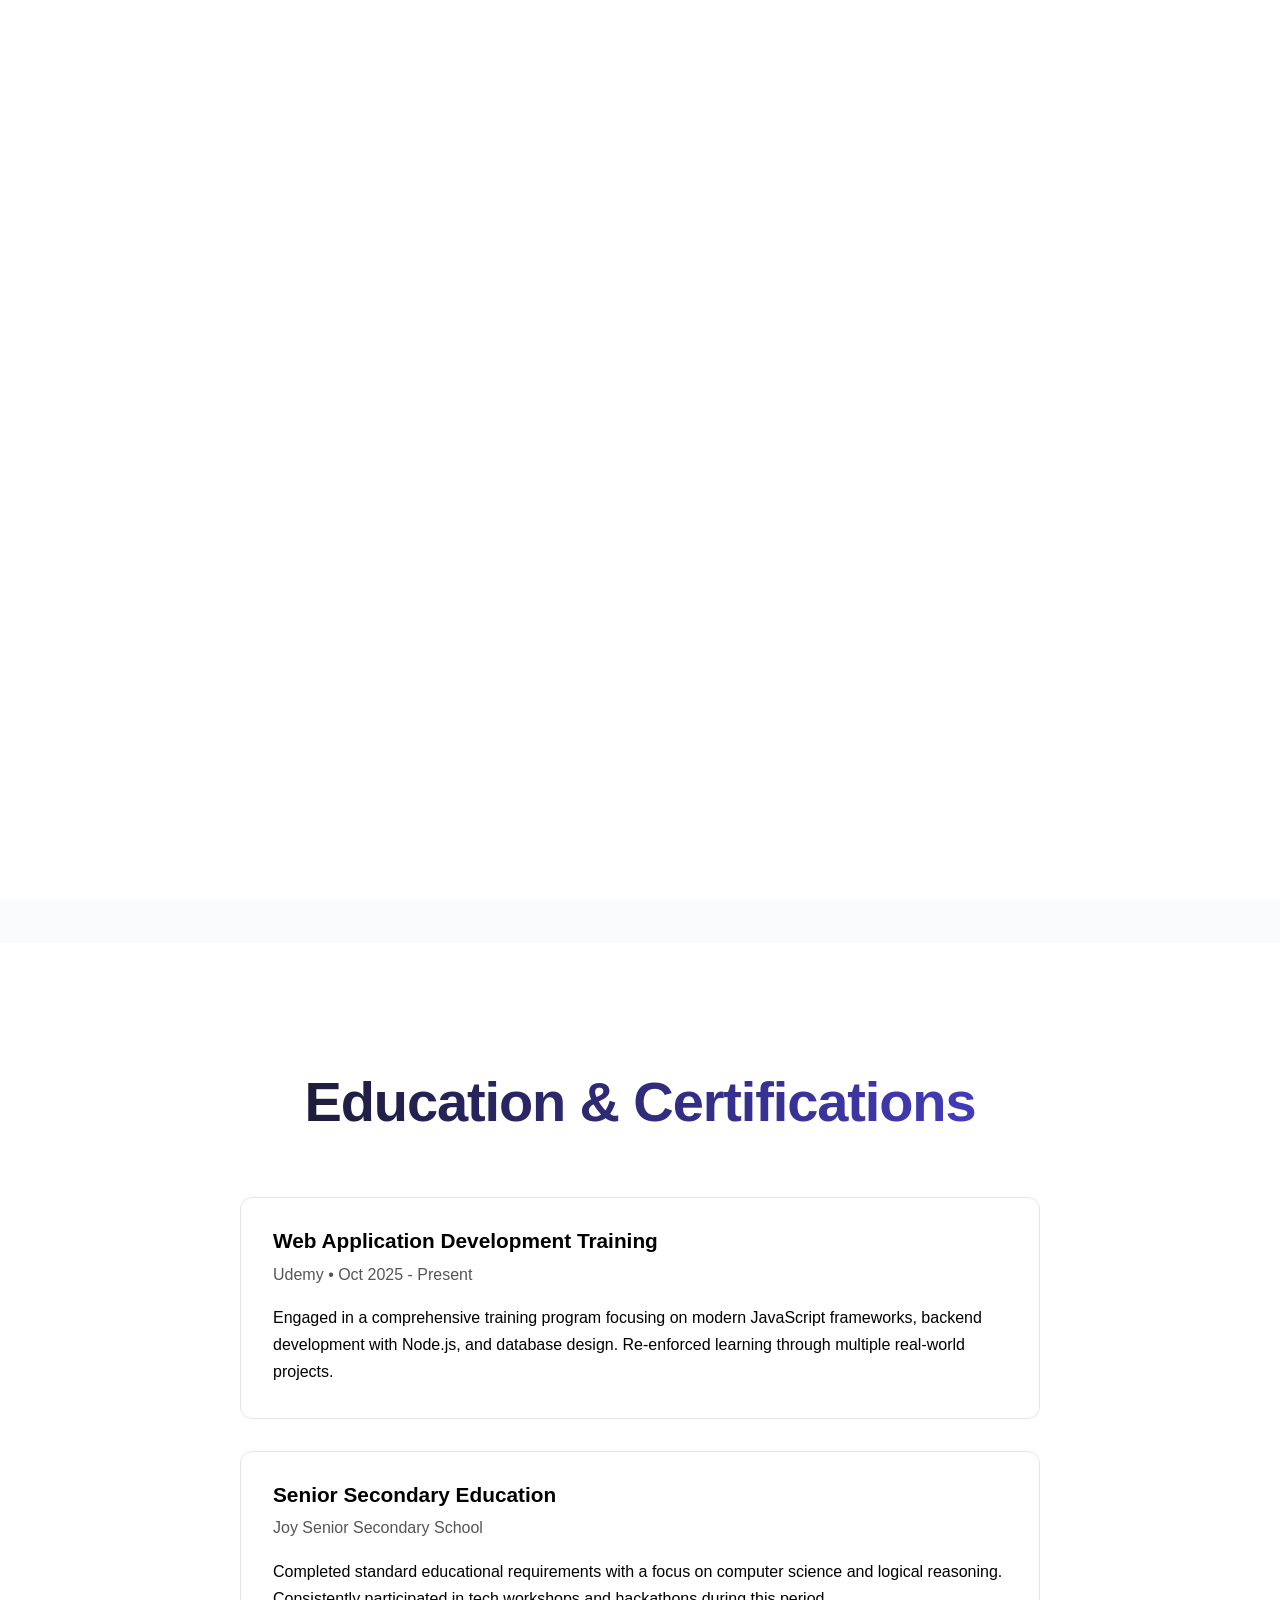
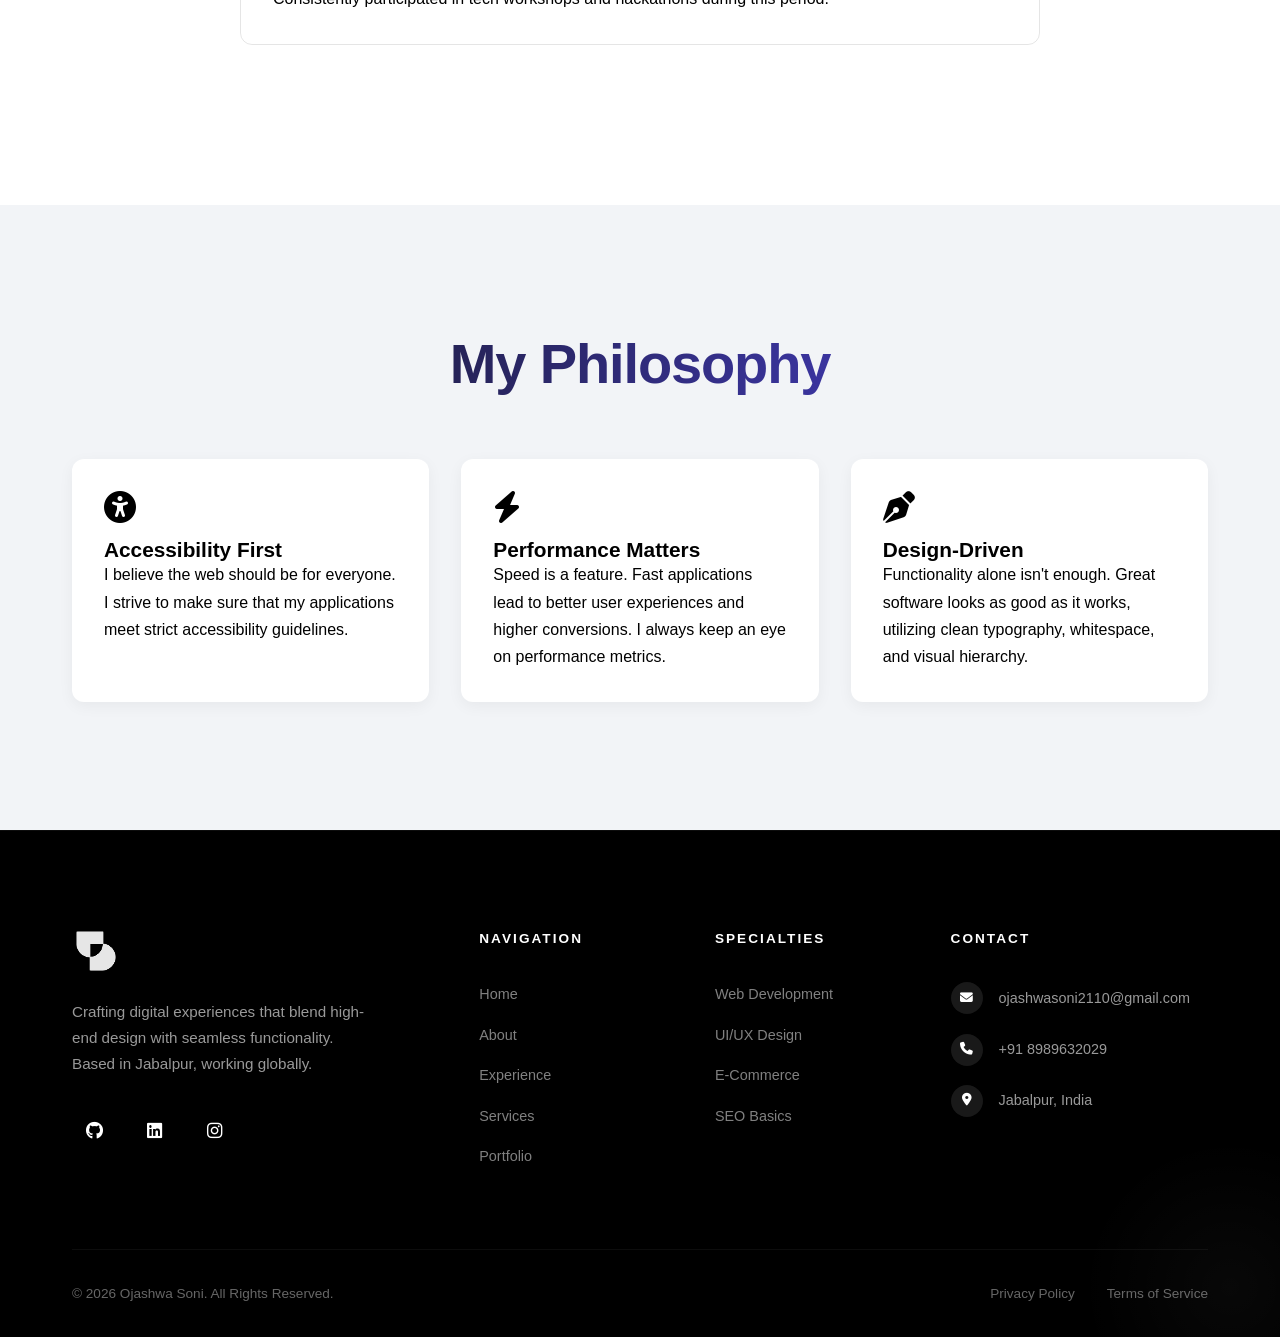
<file: about.html>
<!DOCTYPE html>
<html lang="en">

<head>
    <meta charset="UTF-8">
    <meta name="viewport" content="width=device-width, initial-scale=1.0">
    <meta property="og:image" content="assets/social-logo.png">
    <title>About Me | Web Developer Portfolio</title>
    <link rel="stylesheet" href="style.css">
    <link rel="stylesheet" href="https://cdnjs.cloudflare.com/ajax/libs/font-awesome/6.4.0/css/all.min.css">
    <link rel="icon" type="image/png" href="assets/logo-icon.png">
</head>

<body>
    <!-- Custom Cursor -->
    <div class="cursor-dot" id="cursorDot"></div>
    <div class="cursor-ring" id="cursorRing"></div>
    <div class="cursor-trail-container" id="cursorTrails"></div>

    <!-- Noise Overlay -->
    <div class="noise-overlay"></div>

    <!-- Scroll Progress Bar -->
    <div class="scroll-progress" id="scrollProgress"></div>

    <!-- Canvas for particle background -->
    <canvas id="particleCanvas"></canvas>

    <!-- Mouse Spotlight -->
    <div class="mouse-spotlight" id="mouseSpotlight"></div>

    <header id="mainHeader">
        <div class="container">
            <nav>
                <a href="index.html" class="logo">
                    <img src="assets/new-logo.png" alt="Logo" style="height: 48px;">
                </a>
                <ul class="nav-links" id="navLinks">
                    <li><a href="index.html">Home</a></li>
                    <li><a href="about.html" class="active">About</a></li>
                    <li><a href="experience.html">Experience</a></li>
                    <li><a href="services.html">Services</a></li>
                    <li><a href="index.html#projects">Work</a></li>
                    <li><a href="contact.html">Contact</a></li>
                </ul>
                <div class="nav-btns">
                    <a href="contact.html" class="btn btn-primary nav-cta magnetic-btn">Hire Me</a>
                    <button class="mobile-toggle" id="mobileToggle"><i class="fas fa-bars"></i></button>
                </div>
            </nav>
        </div>
    </header>

    <main>
        <section class="bg-shade-2" style="padding-top: 140px;">
            <div class="container">
                <span class="section-label" style="display:block; text-align:center; margin-bottom:0.5rem;">// Who am
                    I</span>
                <h2 data-reveal>About Me</h2>
                <div class="about-grid">
                    <div class="about-left" data-reveal>
                        <p>Hi, I'm <strong>Ojashwa Soni</strong> — a passionate web development student and
                            self-employed Developer based in Jabalpur. I specialize in building responsive digital
                            products that are fast, accessible, and beautifully crafted.</p>
                        <p>My journey in web development started with a simple HTML page, but quickly evolved into
                            building complex web applications. My approach blends robust technical skills with a keen
                            eye for design — I don't just write code, I craft experiences.</p>
                        <p>Currently, I am expanding my knowledge in full-stack development, delving into advanced
                            frameworks, database architectures, and cloud deployments.</p>
                        <div class="about-tags" style="margin-top: 2rem;">
                            <span class="about-tag"><i class="fas fa-map-marker-alt"></i> Jabalpur</span>
                            <span class="about-tag"><i class="fas fa-graduation-cap"></i> Joy Senior Secondary
                                School</span>
                            <span class="about-tag"><i class="fas fa-briefcase"></i> Open for Internship /
                                Freelance</span>
                            <span class="about-tag"><i class="fas fa-language"></i> English, Hindi</span>
                        </div>
                    </div>
                    <div class="about-right" data-reveal>
                        <img src="assets/avatar.png" alt="Developer"
                            style="max-width: 100%; border-radius: 20px; box-shadow: 0 10px 30px rgba(0,0,0,0.1);">
                    </div>
                </div>
            </div>
        </section>

        <section class="bg-shade-1">
            <div class="container">
                <h2 data-reveal>Education & Certifications</h2>
                <div style="max-width: 800px; margin: 0 auto;">
                    <div
                        style="background: var(--bg-shade-3); padding: 2rem; border-radius: 12px; margin-bottom: 2rem; border: 1px solid var(--border);">
                        <h3 style="margin-bottom: 0.5rem;">Web Application Development Training</h3>
                        <p style="color: var(--text-dim); margin-bottom: 1rem;">Udemy • Oct 2025 - Present</p>
                        <p>Engaged in a comprehensive training program focusing on modern JavaScript frameworks, backend
                            development with Node.js, and database design. Re-enforced learning through multiple
                            real-world projects.</p>
                    </div>
                    <div
                        style="background: var(--bg-shade-3); padding: 2rem; border-radius: 12px; margin-bottom: 2rem; border: 1px solid var(--border);">
                        <h3 style="margin-bottom: 0.5rem;">Senior Secondary Education</h3>
                        <p style="color: var(--text-dim); margin-bottom: 1rem;">Joy Senior Secondary School</p>
                        <p>Completed standard educational requirements with a focus on computer science and logical
                            reasoning. Consistently participated in tech workshops and hackathons during this period.
                        </p>
                    </div>
                </div>
            </div>
        </section>

        <section class="bg-shade-3">
            <div class="container">
                <h2 data-reveal>My Philosophy</h2>
                <div style="display: grid; grid-template-columns: repeat(auto-fit, minmax(300px, 1fr)); gap: 2rem;">
                    <div
                        style="background: var(--bg); padding: 2rem; border-radius: 12px; box-shadow: 0 4px 15px rgba(0,0,0,0.05);">
                        <i class="fas fa-universal-access" style="font-size: 2rem; margin-bottom: 1rem;"></i>
                        <h3>Accessibility First</h3>
                        <p>I believe the web should be for everyone. I strive to make sure that my applications meet
                            strict accessibility guidelines.</p>
                    </div>
                    <div
                        style="background: var(--bg); padding: 2rem; border-radius: 12px; box-shadow: 0 4px 15px rgba(0,0,0,0.05);">
                        <i class="fas fa-bolt" style="font-size: 2rem; margin-bottom: 1rem;"></i>
                        <h3>Performance Matters</h3>
                        <p>Speed is a feature. Fast applications lead to better user experiences and higher conversions.
                            I always keep an eye on performance metrics.</p>
                    </div>
                    <div
                        style="background: var(--bg); padding: 2rem; border-radius: 12px; box-shadow: 0 4px 15px rgba(0,0,0,0.05);">
                        <i class="fas fa-pen-nib" style="font-size: 2rem; margin-bottom: 1rem;"></i>
                        <h3>Design-Driven</h3>
                        <p>Functionality alone isn't enough. Great software looks as good as it works, utilizing clean
                            typography, whitespace, and visual hierarchy.</p>
                    </div>
                </div>
            </div>
        </section>
    </main>

    <footer>
        <div class="container">
            <div class="footer-grid">
                <div class="footer-brand">
                    <img src="assets/new-logo.png" alt="Ojashwa Soni" class="footer-logo">
                    <p>Crafting digital experiences that blend high-end design with seamless functionality. Based in
                        Jabalpur, working globally.</p>
                    <div class="social-links" style="display: flex; gap: 1rem; margin-top: 1rem;">
                        <a href="https://github.com/ojashwa-py" target="_blank" class="social-icon magnetic-btn"><i class="fab fa-github"></i></a>
                        <a href="https://www.linkedin.com/in/ojashwa-soni-b7851b399/" target="_blank" class="social-icon magnetic-btn"><i class="fab fa-linkedin"></i></a>
                        <a href="https://www.instagram.com/ojashwa.py" target="_blank" class="social-icon magnetic-btn"><i class="fab fa-instagram"></i></a>
                    </div>
                </div>

                <div class="footer-col">
                    <h4>Navigation</h4>
                    <div class="footer-links">
                        <a href="index.html" class="magnetic-btn">Home</a>
                        <a href="about.html" class="magnetic-btn">About</a>
                        <a href="experience.html" class="magnetic-btn">Experience</a>
                        <a href="services.html" class="magnetic-btn">Services</a>
                        <a href="index.html#projects" class="magnetic-btn">Portfolio</a>
                    </div>
                </div>

                <div class="footer-col">
                    <h4>Specialties</h4>
                    <div class="footer-links">
                        <a href="services.html" class="magnetic-btn">Web Development</a>
                        <a href="services.html" class="magnetic-btn">UI/UX Design</a>
                        <a href="services.html" class="magnetic-btn">E-Commerce</a>
                        <a href="services.html" class="magnetic-btn">SEO Basics</a>
                    </div>
                </div>

                <div class="footer-col">
                    <h4>Contact</h4>
                    <div class="footer-contact-info">
                        <a href="mailto:ojashwasoni2110@gmail.com" class="contact-item">
                            <i><i class="fas fa-envelope"></i></i>
                            ojashwasoni2110@gmail.com
                        </a>
                        <a href="tel:+918989632029" class="contact-item">
                            <i><i class="fas fa-phone"></i></i>
                            +91 8989632029
                        </a>
                        <div class="contact-item">
                            <i><i class="fas fa-map-marker-alt"></i></i>
                            Jabalpur, India
                        </div>
                    </div>
                </div>
            </div>

            <div class="footer-bottom">
                <p>&copy; 2026 Ojashwa Soni. All Rights Reserved.</p>
                <div class="footer-legal">
                    <a href="#">Privacy Policy</a>
                    <a href="#">Terms of Service</a>
                </div>
            </div>
        </div>
    </footer>

    <script src="script.js"></script>
</body>

</html>
</file>
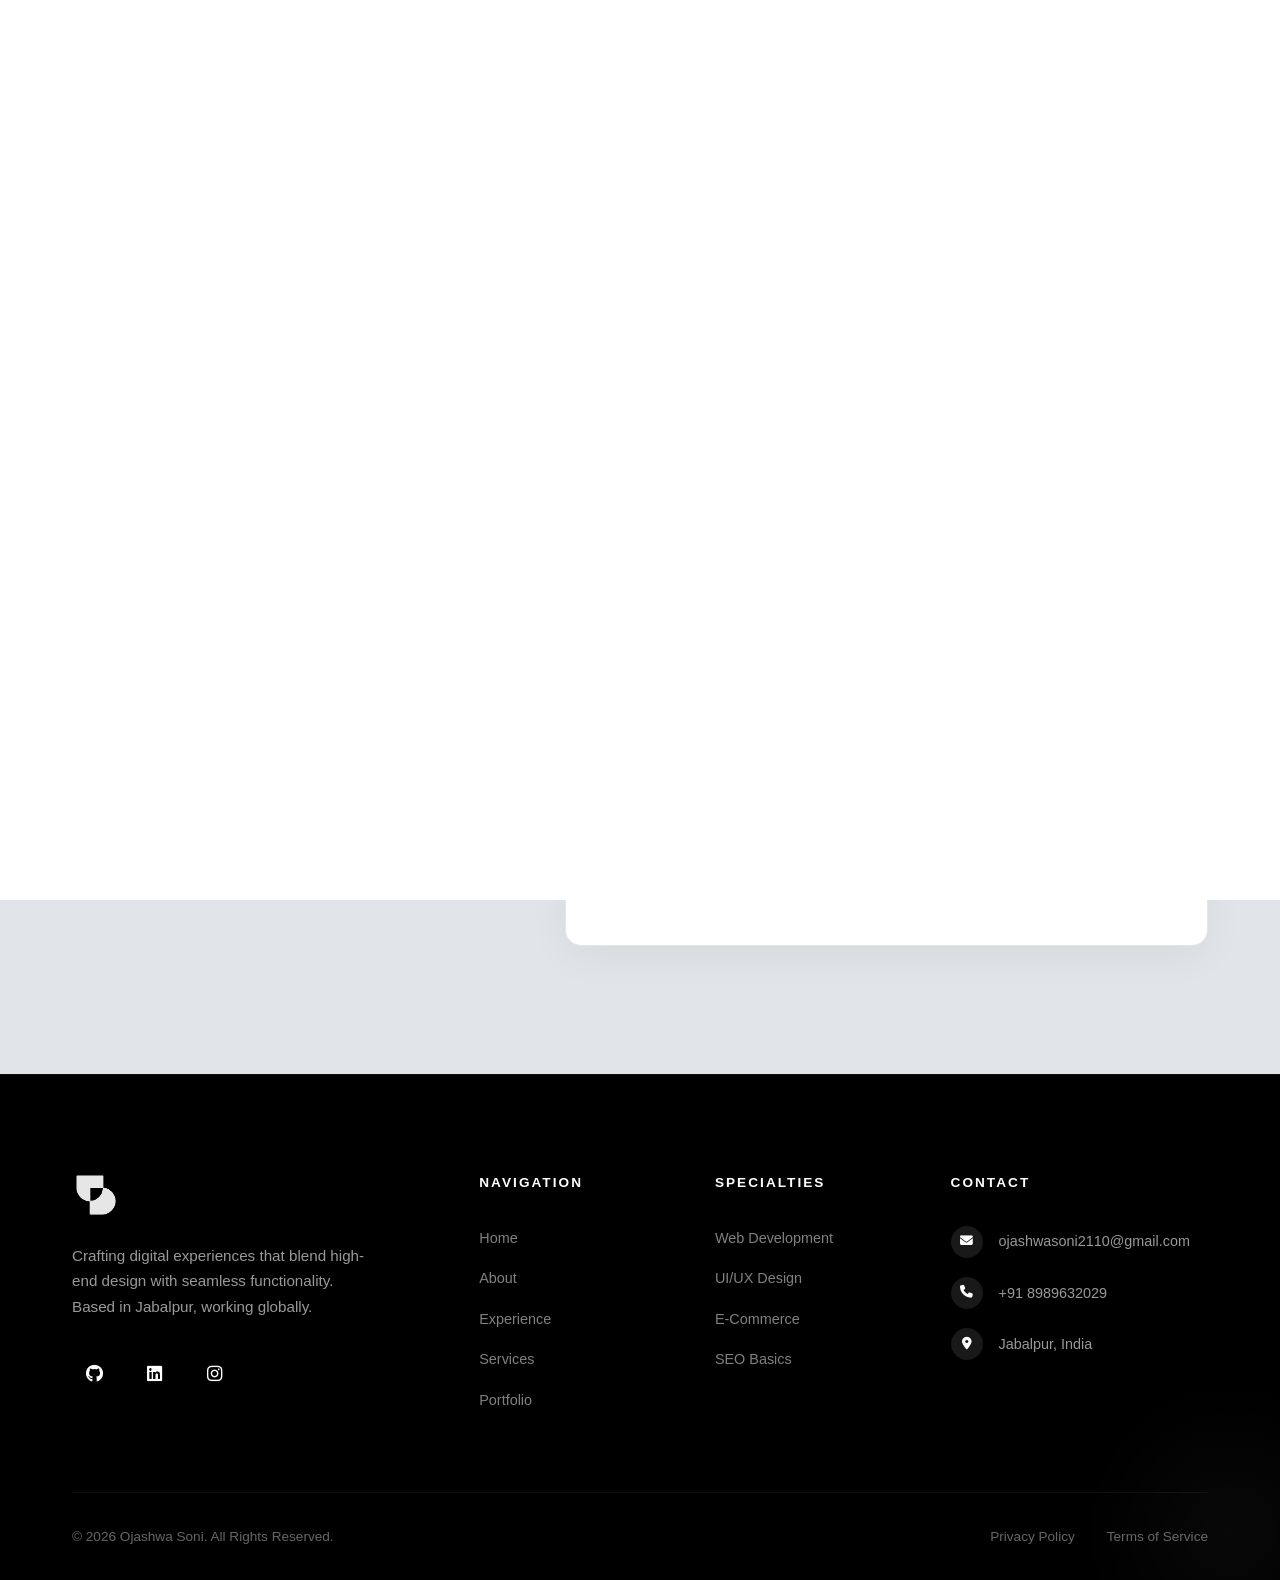
<file: contact.html>
<!DOCTYPE html>
<html lang="en">

<head>
    <meta charset="UTF-8">
    <meta name="viewport" content="width=device-width, initial-scale=1.0">
    <meta property="og:image" content="assets/social-logo.png">
    <title>Contact | Web Developer Portfolio</title>
    <link rel="stylesheet" href="style.css">
    <link rel="stylesheet" href="https://cdnjs.cloudflare.com/ajax/libs/font-awesome/6.4.0/css/all.min.css">
    <link rel="icon" type="image/png" href="assets/logo-icon.png">
</head>

<body>
    <!-- Custom Cursor -->
    <div class="cursor-dot" id="cursorDot"></div>
    <div class="cursor-ring" id="cursorRing"></div>
    <div class="cursor-trail-container" id="cursorTrails"></div>

    <!-- Noise Overlay -->
    <div class="noise-overlay"></div>

    <!-- Scroll Progress Bar -->
    <div class="scroll-progress" id="scrollProgress"></div>

    <!-- Canvas for particle background -->
    <canvas id="particleCanvas"></canvas>

    <!-- Mouse Spotlight -->
    <div class="mouse-spotlight" id="mouseSpotlight"></div>

    <header id="mainHeader">
        <div class="container">
            <nav>
                <a href="index.html" class="logo">
                    <img src="assets/new-logo.png" alt="Logo" style="height: 48px;">
                </a>
                <ul class="nav-links" id="navLinks">
                    <li><a href="index.html">Home</a></li>
                    <li><a href="about.html">About</a></li>
                    <li><a href="experience.html">Experience</a></li>
                    <li><a href="services.html">Services</a></li>
                    <li><a href="contact.html" class="active">Contact</a></li>
                </ul>
                <div class="nav-btns">
                    <a href="contact.html" class="btn btn-secondary nav-cta">Let's Talk</a>
                    <button class="mobile-toggle" id="mobileToggle"><i class="fas fa-bars"></i></button>
                </div>
            </nav>
        </div>
    </header>

    <main>
        <section class="bg-shade-5" style="padding-top: 140px; min-height: 80vh;">
            <div class="container">
                <span class="section-label" style="display:block; text-align:center; margin-bottom:0.5rem;">// Let's
                    connect</span>
                <h2 data-reveal>Get In Touch</h2>

                <div class="contact-content" style="margin-top: 4rem;">
                    <div class="contact-info" data-reveal>
                        <h3>Ready to start your next project?</h3>
                        <p style="margin-bottom: 2rem;">Whether you have a question, a project inquiry, or just want to
                            say hi, my inbox is always open. I'll do my best to get back to you!</p>

                        <div class="contact-details">
                            <div class="contact-detail-item"
                                style="margin-bottom: 1.5rem; display: flex; align-items: center; gap: 1rem;">
                                <div class="contact-icon"
                                    style="width: 50px; height: 50px; background: #fff; border-radius: 50%; display: flex; align-items: center; justify-content: center; box-shadow: 0 4px 10px rgba(0,0,0,0.05);">
                                    <i class="fas fa-envelope"></i>
                                </div>
                                <div>
                                    <span
                                        style="display: block; font-size: 0.8rem; color: var(--text-dim); text-transform: uppercase;">Email</span>
                                    <strong>ojashwasoni2110@gmail.com</strong>
                                </div>
                            </div>
                            <div class="contact-detail-item"
                                style="margin-bottom: 1.5rem; display: flex; align-items: center; gap: 1rem;">
                                <div class="contact-icon"
                                    style="width: 50px; height: 50px; background: #fff; border-radius: 50%; display: flex; align-items: center; justify-content: center; box-shadow: 0 4px 10px rgba(0,0,0,0.05);">
                                    <i class="fas fa-phone"></i>
                                </div>
                                <div>
                                    <span
                                        style="display: block; font-size: 0.8rem; color: var(--text-dim); text-transform: uppercase;">Phone</span>
                                    <strong>+91 8989632029</strong>
                                </div>
                            </div>
                            <div class="contact-detail-item"
                                style="margin-bottom: 1.5rem; display: flex; align-items: center; gap: 1rem;">
                                <div class="contact-icon"
                                    style="width: 50px; height: 50px; background: #fff; border-radius: 50%; display: flex; align-items: center; justify-content: center; box-shadow: 0 4px 10px rgba(0,0,0,0.05);">
                                    <i class="fas fa-map-marker-alt"></i>
                                </div>
                                <div>
                                    <span
                                        style="display: block; font-size: 0.8rem; color: var(--text-dim); text-transform: uppercase;">Location</span>
                                    <strong>Jabalpur, India</strong>
                                </div>
                            </div>
                        </div>

                        <div class="social-links" style="margin-top: 3rem; display: flex; gap: 1rem;">
                            <a href="https://github.com/ojashwa-py" target="_blank" class="btn btn-outline"
                                style="border-radius: 50%; width: 45px; height: 45px; padding: 0; justify-content: center;"><i
                                    class="fab fa-github"></i></a>
                            <a href="https://www.linkedin.com/in/ojashwa-soni-b7851b399/" target="_blank" class="btn btn-outline"
                                style="border-radius: 50%; width: 45px; height: 45px; padding: 0; justify-content: center;"><i
                                    class="fab fa-linkedin"></i></a>
                            <a href="https://www.instagram.com/ojashwa.py" target="_blank" class="btn btn-outline"
                                style="border-radius: 50%; width: 45px; height: 45px; padding: 0; justify-content: center;"><i
                                    class="fab fa-instagram"></i></a>
                        </div>
                    </div>

                    <form class="contact-form" data-reveal id="contactForm"
                        style="background: #fff; padding: 3rem; border-radius: 16px; box-shadow: 0 10px 40px rgba(0,0,0,0.05);">
                        <div class="form-group" style="margin-bottom: 1.5rem;">
                            <label for="name"
                                style="display: block; margin-bottom: 0.5rem; font-weight: 500;">Name</label>
                            <input type="text" id="name" placeholder="John Doe" required
                                style="width: 100%; padding: 1rem; border: 1px solid var(--border); border-radius: 8px; font-family: inherit;">
                        </div>
                        <div class="form-group" style="margin-bottom: 1.5rem;">
                            <label for="email"
                                style="display: block; margin-bottom: 0.5rem; font-weight: 500;">Email</label>
                            <input type="email" id="email" placeholder="john@example.com" required
                                style="width: 100%; padding: 1rem; border: 1px solid var(--border); border-radius: 8px; font-family: inherit;">
                        </div>
                        <div class="form-group" style="margin-bottom: 1.5rem;">
                            <label for="subject"
                                style="display: block; margin-bottom: 0.5rem; font-weight: 500;">Subject</label>
                            <input type="text" id="subject" placeholder="Project Inquiry" required
                                style="width: 100%; padding: 1rem; border: 1px solid var(--border); border-radius: 8px; font-family: inherit;">
                        </div>
                        <div class="form-group" style="margin-bottom: 2rem;">
                            <label for="message"
                                style="display: block; margin-bottom: 0.5rem; font-weight: 500;">Message</label>
                            <textarea id="message" rows="5" placeholder="Let's build something great..." required
                                style="width: 100%; padding: 1rem; border: 1px solid var(--border); border-radius: 8px; font-family: inherit; resize: vertical;"></textarea>
                        </div>
                        <button type="submit" class="btn btn-primary" id="submitBtn"
                            style="width: 100%; padding: 1rem; border-radius: 8px;">Send Message <i
                                class="fas fa-paper-plane" style="margin-left: 0.5rem;"></i></button>
                    </form>
                </div>
            </div>
        </section>
    </main>

    <footer>
        <div class="container">
            <div class="footer-grid">
                <div class="footer-brand">
                    <img src="assets/new-logo.png" alt="Ojashwa Soni" class="footer-logo">
                    <p>Crafting digital experiences that blend high-end design with seamless functionality. Based in
                        Jabalpur, working globally.</p>
                    <div class="social-links" style="display: flex; gap: 1rem; margin-top: 1rem;">
                        <a href="https://github.com/ojashwa-py" target="_blank" class="social-icon magnetic-btn"><i class="fab fa-github"></i></a>
                        <a href="https://www.linkedin.com/in/ojashwa-soni-b7851b399/" target="_blank" class="social-icon magnetic-btn"><i class="fab fa-linkedin"></i></a>
                        <a href="https://www.instagram.com/ojashwa.py" target="_blank" class="social-icon magnetic-btn"><i class="fab fa-instagram"></i></a>
                    </div>
                </div>

                <div class="footer-col">
                    <h4>Navigation</h4>
                    <div class="footer-links">
                        <a href="index.html" class="magnetic-btn">Home</a>
                        <a href="about.html" class="magnetic-btn">About</a>
                        <a href="experience.html" class="magnetic-btn">Experience</a>
                        <a href="services.html" class="magnetic-btn">Services</a>
                        <a href="index.html#projects" class="magnetic-btn">Portfolio</a>
                    </div>
                </div>

                <div class="footer-col">
                    <h4>Specialties</h4>
                    <div class="footer-links">
                        <a href="services.html" class="magnetic-btn">Web Development</a>
                        <a href="services.html" class="magnetic-btn">UI/UX Design</a>
                        <a href="services.html" class="magnetic-btn">E-Commerce</a>
                        <a href="services.html" class="magnetic-btn">SEO Basics</a>
                    </div>
                </div>

                <div class="footer-col">
                    <h4>Contact</h4>
                    <div class="footer-contact-info">
                        <a href="mailto:ojashwasoni2110@gmail.com" class="contact-item">
                            <i><i class="fas fa-envelope"></i></i>
                            ojashwasoni2110@gmail.com
                        </a>
                        <a href="tel:+918989632029" class="contact-item">
                            <i><i class="fas fa-phone"></i></i>
                            +91 8989632029
                        </a>
                        <div class="contact-item">
                            <i><i class="fas fa-map-marker-alt"></i></i>
                            Jabalpur, India
                        </div>
                    </div>
                </div>
            </div>

            <div class="footer-bottom">
                <p>&copy; 2026 Ojashwa Soni. All Rights Reserved.</p>
                <div class="footer-legal">
                    <a href="#">Privacy Policy</a>
                    <a href="#">Terms of Service</a>
                </div>
            </div>
        </div>
    </footer>

    <script src="script.js"></script>
</body>

</html>
</file>
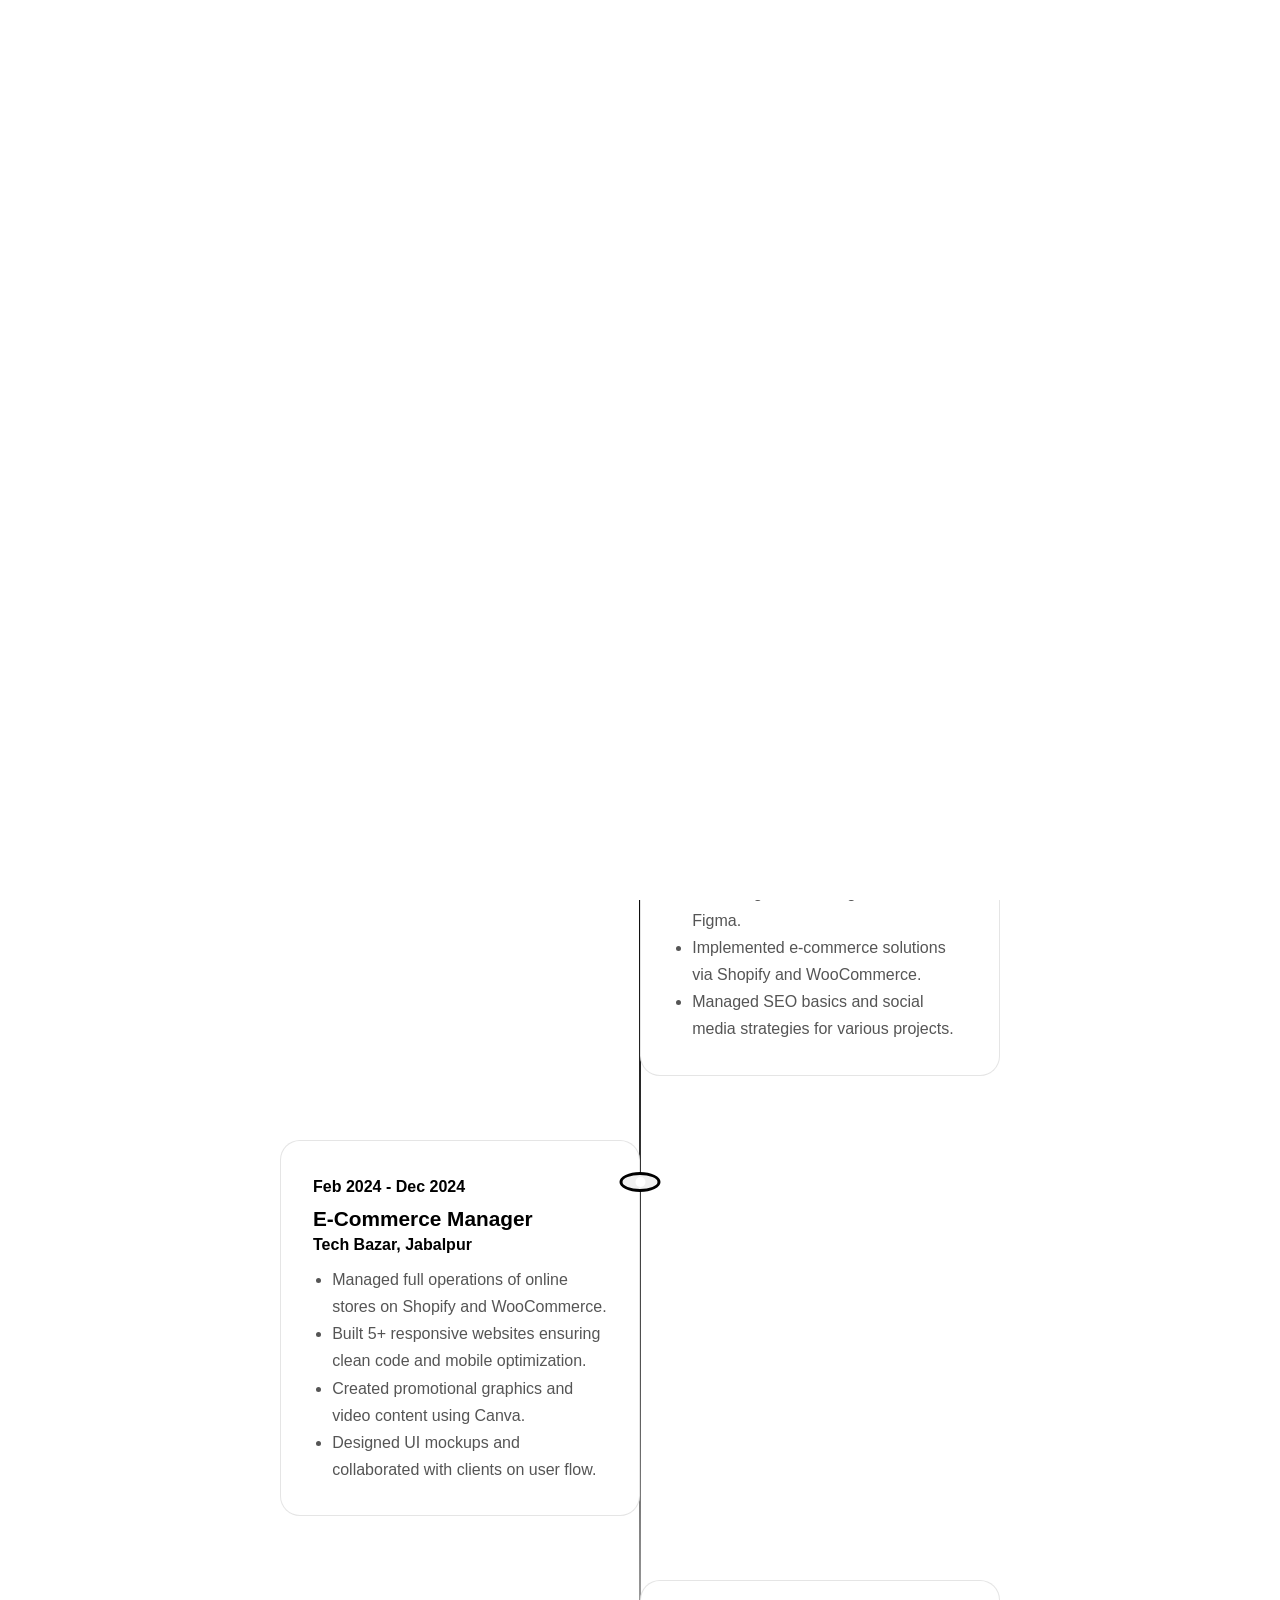
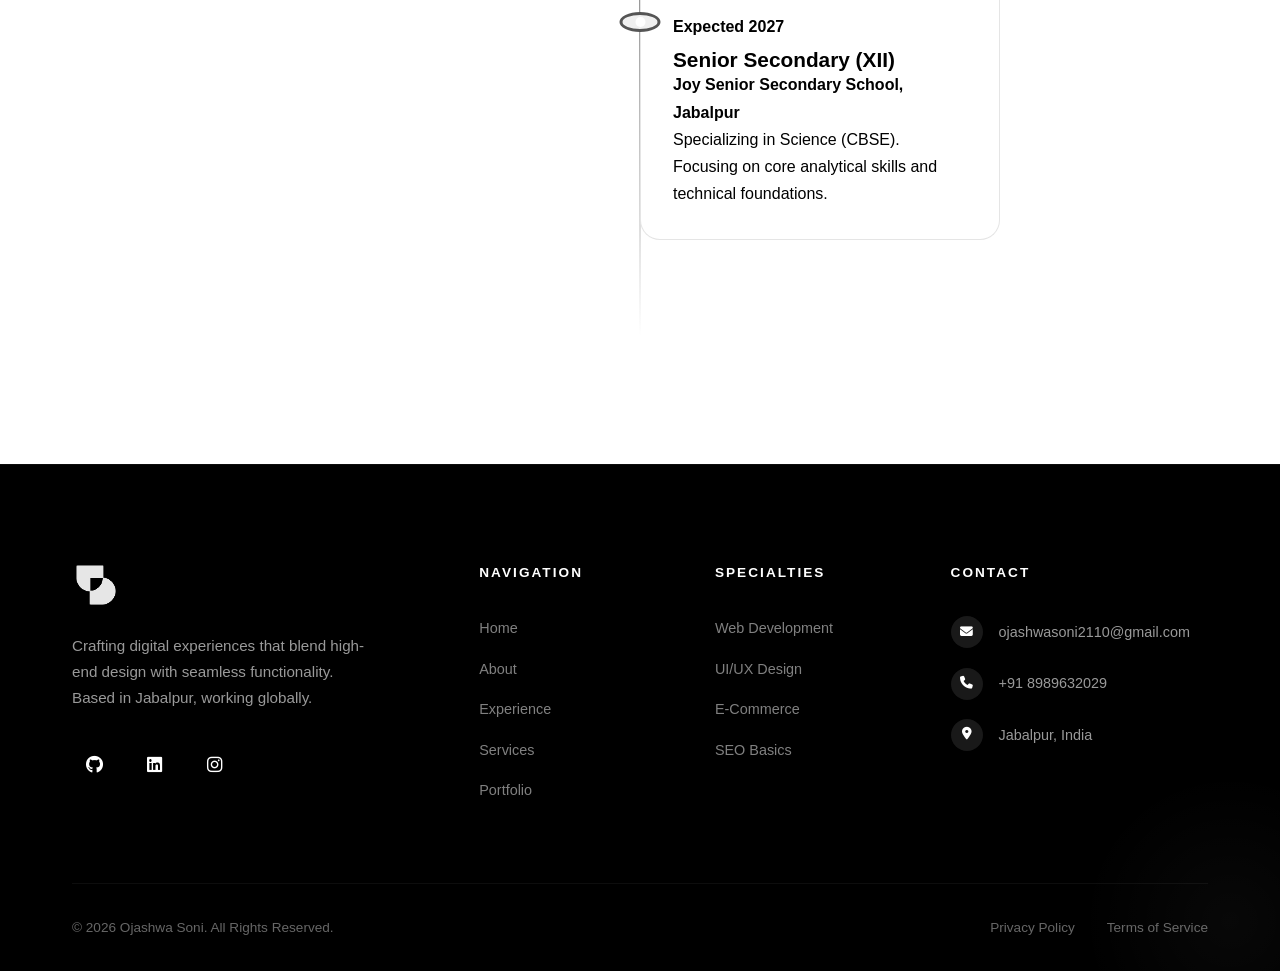
<file: experience.html>
<!DOCTYPE html>
<html lang="en">

<head>
    <meta charset="UTF-8">
    <meta name="viewport" content="width=device-width, initial-scale=1.0">
    <meta property="og:image" content="assets/social-logo.png">
    <title>Professional Experience | Web Developer Portfolio</title>
    <link rel="stylesheet" href="style.css">
    <link rel="stylesheet" href="https://cdnjs.cloudflare.com/ajax/libs/font-awesome/6.4.0/css/all.min.css">
    <link rel="icon" type="image/png" href="assets/logo-icon.png">
    <style>
        .timeline {
            max-width: 800px;
            margin: 0 auto;
            position: relative;
            padding: 2rem 0;
        }

        .timeline::before {
            content: '';
            position: absolute;
            left: 50%;
            top: 0;
            width: 2px;
            height: 100%;
            background: linear-gradient(to bottom, transparent, var(--accent), var(--secondary), transparent);
            transform: translateX(-50%);
        }

        .timeline-item {
            width: 100%;
            margin-bottom: 4rem;
            position: relative;
            display: flex;
            justify-content: flex-end;
            padding-right: 50%;
        }

        .timeline-item:nth-child(even) {
            justify-content: flex-start;
            padding-right: 0;
            padding-left: 50%;
        }

        .timeline-content {
            width: 90%;
            background: var(--bg-card);
            border: 1px solid var(--glass-border);
            padding: 2rem;
            border-radius: 20px;
            position: relative;
            transition: var(--transition);
        }

        .timeline-content:hover {
            border-color: var(--accent);
            transform: translateY(-5px);
        }

        .timeline-dot {
            position: absolute;
            left: 50%;
            top: 2rem;
            width: 20px;
            height: 20px;
            background: var(--bg-dark);
            border: 3px solid var(--accent);
            border-radius: 50%;
            transform: translateX(-50%);
            z-index: 10;
        }

        .timeline-date {
            color: var(--accent);
            font-weight: 700;
            margin-bottom: 0.5rem;
            display: block;
        }

        @media (max-width: 768px) {
            .timeline::before {
                left: 20px;
            }

            .timeline-item {
                padding-left: 40px !important;
                padding-right: 0 !important;
                justify-content: flex-start !important;
            }

            .timeline-dot {
                left: 20px;
            }

            .timeline-content {
                width: 100%;
            }
        }
    </style>
</head>

<body>
    <!-- Custom Cursor -->
    <div class="cursor-dot" id="cursorDot"></div>
    <div class="cursor-ring" id="cursorRing"></div>
    <div class="cursor-trail-container" id="cursorTrails"></div>

    <!-- Noise Overlay -->
    <div class="noise-overlay"></div>

    <!-- Scroll Progress Bar -->
    <div class="scroll-progress" id="scrollProgress"></div>

    <!-- Canvas for particle background -->
    <canvas id="particleCanvas"></canvas>

    <!-- Mouse Spotlight -->
    <div class="mouse-spotlight" id="mouseSpotlight"></div>

    <header id="mainHeader">
        <div class="container">
            <nav>
                <a href="index.html" class="logo">
                    <img src="assets/new-logo.png" alt="Logo" style="height: 48px;">
                </a>
                <ul class="nav-links" id="navLinks">
                    <li><a href="index.html">Home</a></li>
                    <li><a href="experience.html" class="active">Experience</a></li>
                    <li><a href="services.html">Services</a></li>
                    <li><a href="index.html#projects">Work</a></li>
                </ul>
                <div class="nav-btns">
                    <a href="index.html#contact" class="btn btn-secondary nav-cta">Hire Me</a>
                    <button class="mobile-toggle" id="mobileToggle"><i class="fas fa-bars"></i></button>
                </div>
            </nav>
        </div>
    </header>

    <main class="container">
        <section style="padding-top: 140px;">
            <h2 data-reveal>My Professional <span class="gradient-text">Journey</span></h2>
            <div class="timeline">
                <!-- Training -->
                <div class="timeline-item" data-reveal>
                    <div class="timeline-dot"></div>
                    <div class="timeline-content">
                        <span class="timeline-date">Oct 2025 - Present</span>
                        <h3>Web Application Development</h3>
                        <p><strong>Udemy (Virtual)</strong></p>
                        <p>Currently mastering full-stack development, backend connectivity with MongoDB, and modern
                            framework architectures through intensive project-based learning.</p>
                    </div>
                </div>

                <!-- Web Developer -->
                <div class="timeline-item" data-reveal>
                    <div class="timeline-dot" style="border-color: var(--secondary);"></div>
                    <div class="timeline-content">
                        <span class="timeline-date">Feb 2025 - Feb 2026</span>
                        <h3>Web Developer</h3>
                        <p><strong>Self-employed (Virtual)</strong></p>
                        <ul style="list-style: disc; margin-left: 1.2rem; margin-top: 0.5rem; color: var(--text-dim);">
                            <li>Developed frontends using HTML5, CSS3, and JavaScript (ES6+).</li>
                            <li>Designed high-fidelity mockups and marketing assets using Canva and Figma.</li>
                            <li>Implemented e-commerce solutions via Shopify and WooCommerce.</li>
                            <li>Managed SEO basics and social media strategies for various projects.</li>
                        </ul>
                    </div>
                </div>

                <!-- E-Commerce Manager -->
                <div class="timeline-item" data-reveal>
                    <div class="timeline-dot"></div>
                    <div class="timeline-content">
                        <span class="timeline-date">Feb 2024 - Dec 2024</span>
                        <h3>E-Commerce Manager</h3>
                        <p><strong>Tech Bazar, Jabalpur</strong></p>
                        <ul style="list-style: disc; margin-left: 1.2rem; margin-top: 0.5rem; color: var(--text-dim);">
                            <li>Managed full operations of online stores on Shopify and WooCommerce.</li>
                            <li>Built 5+ responsive websites ensuring clean code and mobile optimization.</li>
                            <li>Created promotional graphics and video content using Canva.</li>
                            <li>Designed UI mockups and collaborated with clients on user flow.</li>
                        </ul>
                    </div>
                </div>

                <!-- Education -->
                <div class="timeline-item" data-reveal>
                    <div class="timeline-dot" style="border-color: var(--secondary);"></div>
                    <div class="timeline-content">
                        <span class="timeline-date">Expected 2027</span>
                        <h3>Senior Secondary (XII)</h3>
                        <p><strong>Joy Senior Secondary School, Jabalpur</strong></p>
                        <p>Specializing in Science (CBSE). Focusing on core analytical skills and technical foundations.
                        </p>
                    </div>
                </div>
            </div>
        </section>
    </main>

    <footer>
        <div class="container">
            <div class="footer-grid">
                <div class="footer-brand">
                    <img src="assets/new-logo.png" alt="Ojashwa Soni" class="footer-logo">
                    <p>Crafting digital experiences that blend high-end design with seamless functionality. Based in
                        Jabalpur, working globally.</p>
                    <div class="social-links" style="display: flex; gap: 1rem; margin-top: 1rem;">
                        <a href="https://github.com/ojashwa-py" target="_blank" class="social-icon magnetic-btn"><i class="fab fa-github"></i></a>
                        <a href="https://www.linkedin.com/in/ojashwa-soni-b7851b399/" target="_blank" class="social-icon magnetic-btn"><i class="fab fa-linkedin"></i></a>
                        <a href="https://www.instagram.com/ojashwa.py" target="_blank" class="social-icon magnetic-btn"><i class="fab fa-instagram"></i></a>
                    </div>
                </div>

                <div class="footer-col">
                    <h4>Navigation</h4>
                    <div class="footer-links">
                        <a href="index.html" class="magnetic-btn">Home</a>
                        <a href="about.html" class="magnetic-btn">About</a>
                        <a href="experience.html" class="magnetic-btn">Experience</a>
                        <a href="services.html" class="magnetic-btn">Services</a>
                        <a href="index.html#projects" class="magnetic-btn">Portfolio</a>
                    </div>
                </div>

                <div class="footer-col">
                    <h4>Specialties</h4>
                    <div class="footer-links">
                        <a href="services.html" class="magnetic-btn">Web Development</a>
                        <a href="services.html" class="magnetic-btn">UI/UX Design</a>
                        <a href="services.html" class="magnetic-btn">E-Commerce</a>
                        <a href="services.html" class="magnetic-btn">SEO Basics</a>
                    </div>
                </div>

                <div class="footer-col">
                    <h4>Contact</h4>
                    <div class="footer-contact-info">
                        <a href="mailto:ojashwasoni2110@gmail.com" class="contact-item">
                            <i><i class="fas fa-envelope"></i></i>
                            ojashwasoni2110@gmail.com
                        </a>
                        <a href="tel:+918989632029" class="contact-item">
                            <i><i class="fas fa-phone"></i></i>
                            +91 8989632029
                        </a>
                        <div class="contact-item">
                            <i><i class="fas fa-map-marker-alt"></i></i>
                            Jabalpur, India
                        </div>
                    </div>
                </div>
            </div>

            <div class="footer-bottom">
                <p>&copy; 2026 Ojashwa Soni. All Rights Reserved.</p>
                <div class="footer-legal">
                    <a href="#">Privacy Policy</a>
                    <a href="#">Terms of Service</a>
                </div>
            </div>
        </div>
    </footer>

    <script src="script.js"></script>
</body>

</html>
</file>
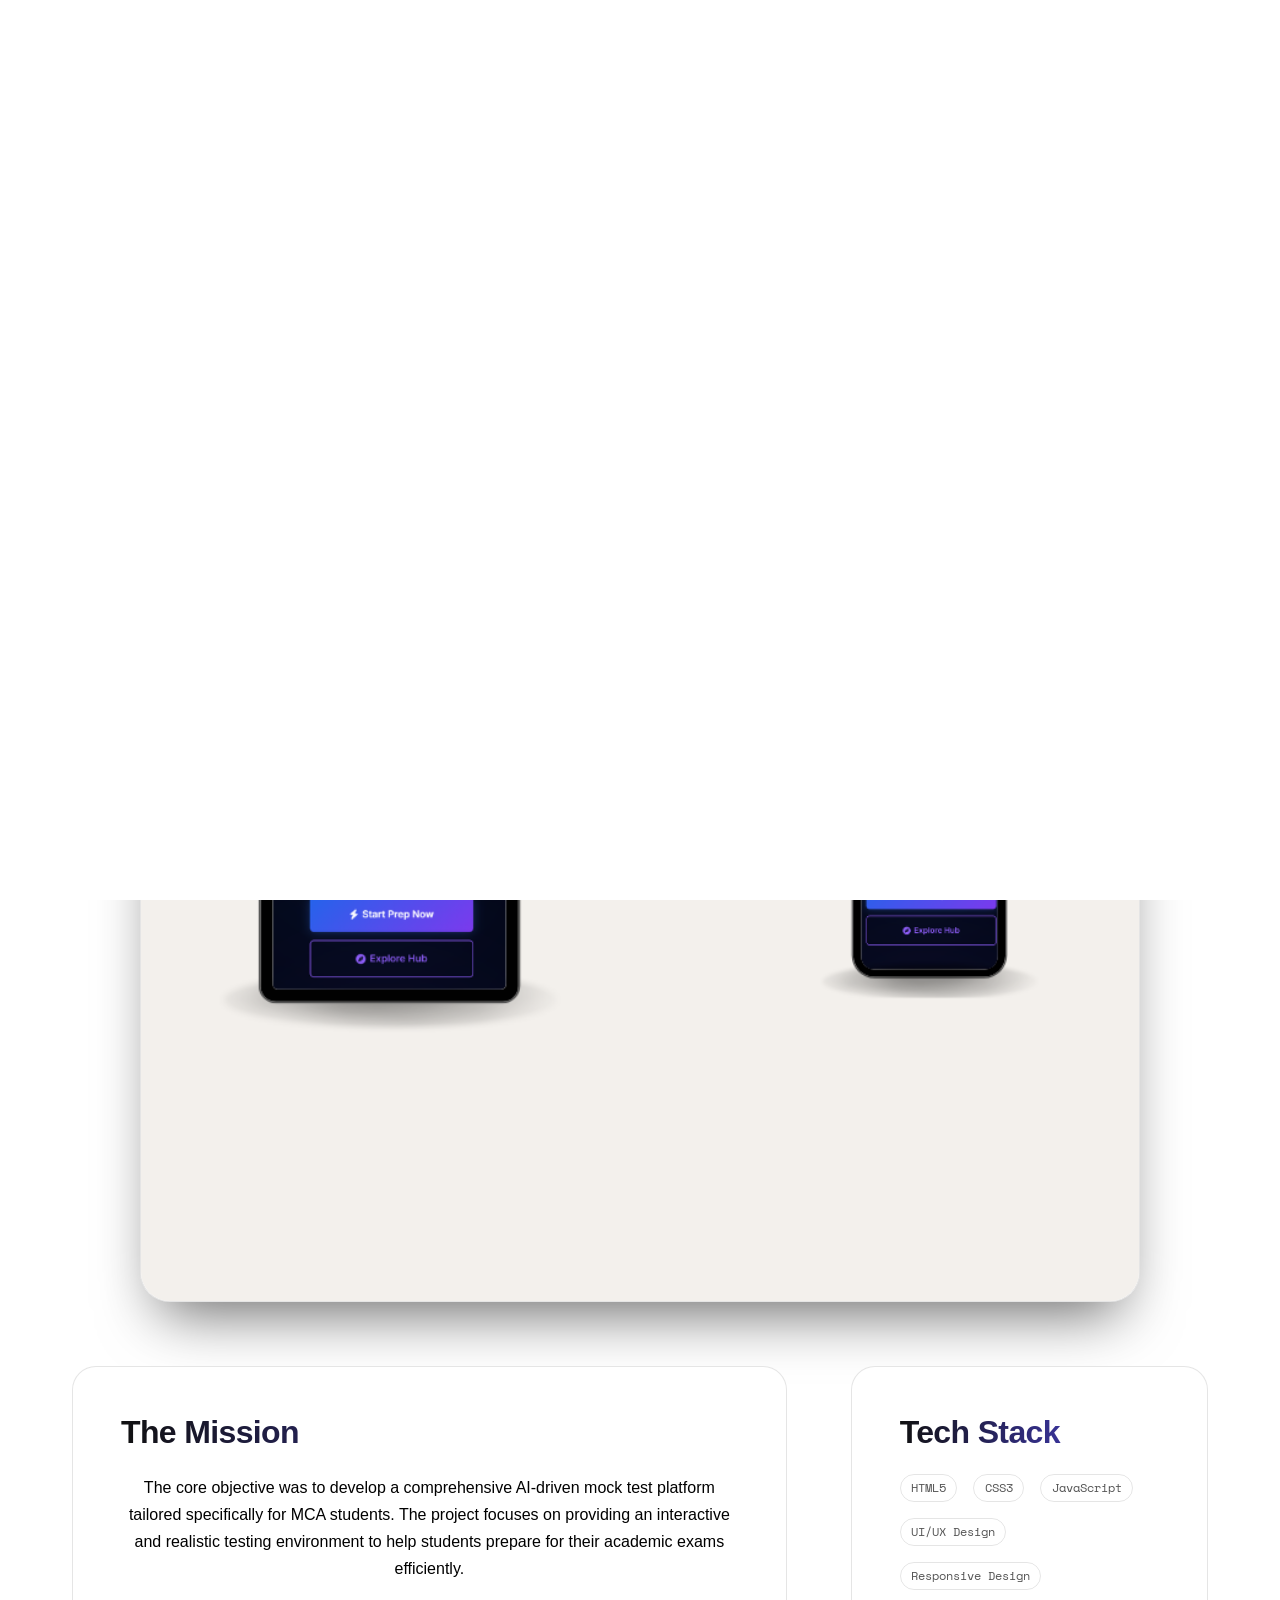
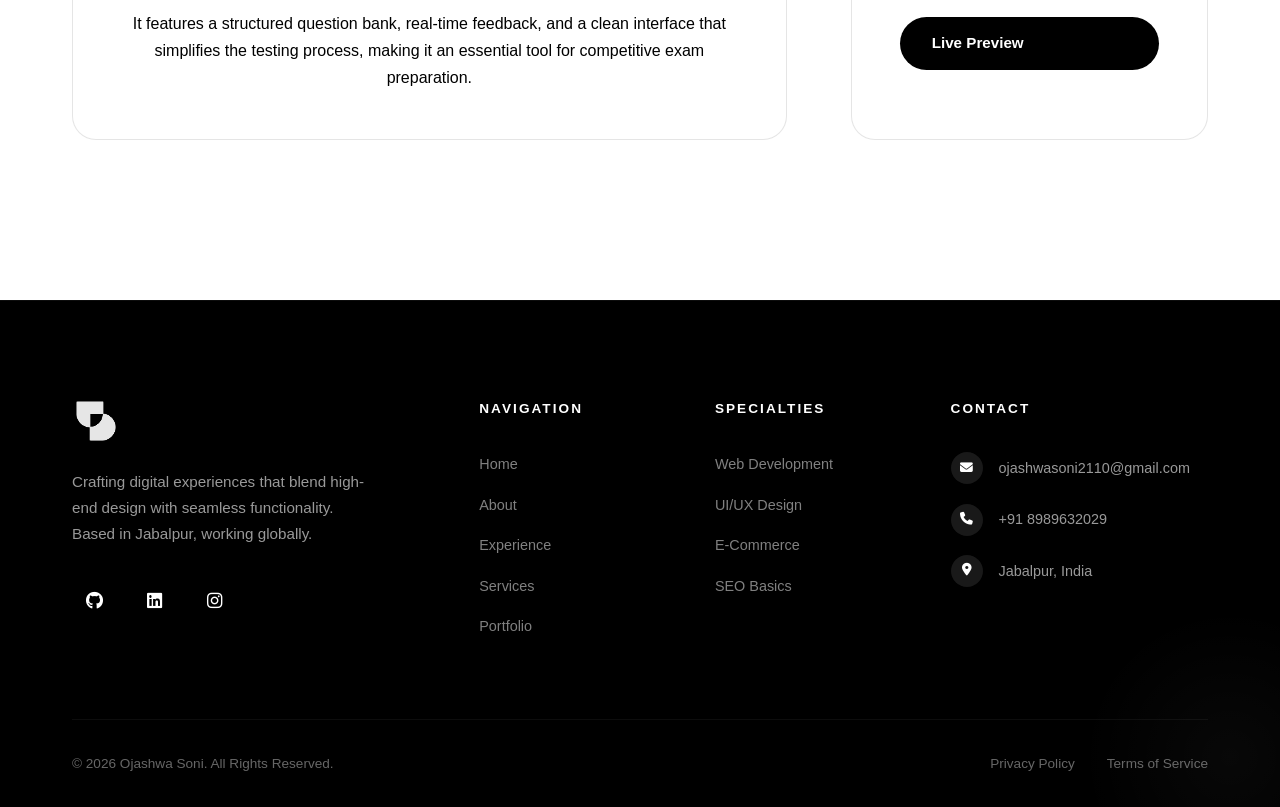
<file: project1.html>
<!DOCTYPE html>
<html lang="en">

<head>
    <meta charset="UTF-8">
    <meta name="viewport" content="width=device-width, initial-scale=1.0">
    <meta property="og:image" content="assets/social-logo.png">
    <title>MCA Mock Test | Project Details</title>
    <link rel="stylesheet" href="style.css">
    <link rel="stylesheet" href="https://cdnjs.cloudflare.com/ajax/libs/font-awesome/6.4.0/css/all.min.css">
    <link rel="icon" type="image/png" href="assets/logo-icon.png">
    <style>
        :root {
            --accent: #000;
            --secondary: #555;
        }

        .project-hero {
            padding-top: 140px;
            padding-bottom: 4rem;
            text-align: center;
        }

        .project-hero h1 {
            font-size: 4rem;
            margin-bottom: 2rem;
        }

        .project-main-img {
            width: 100%;
            max-width: 1000px;
            border-radius: 30px;
            border: 1px solid var(--glass-border);
            box-shadow: 0 30px 60px -20px rgba(0, 0, 0, 0.6);
            margin: 0 auto 4rem;
            display: block;
        }

        .project-details-grid {
            display: grid;
            grid-template-columns: 2fr 1fr;
            gap: 4rem;
            margin-bottom: 6rem;
        }

        .detail-card {
            background: var(--bg-card);
            padding: 3rem;
            border-radius: 24px;
            border: 1px solid var(--glass-border);
        }

        .detail-card h2 {
            text-align: left;
            margin-bottom: 1.5rem;
            font-size: 2rem;
            background: none;
            -webkit-text-fill-color: initial;
        }

        .tech-stack-list {
            display: flex;
            flex-wrap: wrap;
            gap: 1rem;
            margin-top: 1.5rem;
        }

        .back-btn {
            display: inline-flex;
            align-items: center;
            gap: 0.5rem;
            color: var(--accent);
            font-weight: 600;
            margin-bottom: 2rem;
        }

        @media (max-width: 768px) {
            .project-details-grid {
                grid-template-columns: 1fr;
            }

            .project-hero h1 {
                font-size: 2.5rem;
            }
        }
    </style>
</head>

<body>
    <!-- Custom Cursor -->
    <div class="cursor-dot" id="cursorDot"></div>
    <div class="cursor-ring" id="cursorRing"></div>
    <div class="cursor-trail-container" id="cursorTrails"></div>

    <!-- Noise Overlay -->
    <div class="noise-overlay"></div>

    <!-- Scroll Progress Bar -->
    <div class="scroll-progress" id="scrollProgress"></div>

    <!-- Canvas for particle background -->
    <canvas id="particleCanvas"></canvas>

    <!-- Mouse Spotlight -->
    <div class="mouse-spotlight" id="mouseSpotlight"></div>

    <header id="mainHeader">
        <div class="container">
            <nav>
                <a href="index.html" class="logo">
                    <img src="assets/new-logo.png" alt="Logo" style="height: 48px;">
                </a>
                <ul class="nav-links" id="navLinks">
                    <li><a href="index.html">Home</a></li>
                    <li><a href="experience.html">Experience</a></li>
                    <li><a href="services.html">Services</a></li>
                    <li><a href="index.html#projects">Work</a></li>
                </ul>
                <div class="nav-btns">
                    <a href="index.html#contact" class="btn btn-secondary nav-cta">Hire Me</a>
                    <button class="mobile-toggle" id="mobileToggle"><i class="fas fa-bars"></i></button>
                </div>
            </nav>
        </div>
    </header>

    <main class="container">
        <section class="project-hero">
            <a href="index.html#projects" class="back-btn"><i class="fas fa-arrow-left"></i> Back to Gallery</a>
            <h1 data-reveal>AI <span class="gradient-text">Mock Test</span> Platform</h1>
            <img src="assets/1.png" alt="AI Mock Test Platform" class="project-main-img" data-reveal>

            <div class="project-details-grid">
                <div class="detail-card" data-reveal>
                    <h2>The Mission</h2>
                    <p>The core objective was to develop a comprehensive AI-driven mock test platform tailored specifically for MCA students. The project focuses on providing an interactive and realistic testing environment to help students prepare for their academic exams efficiently.</p>
                    <br>
                    <p>It features a structured question bank, real-time feedback, and a clean interface that simplifies the testing process, making it an essential tool for competitive exam preparation.</p>
                </div>
                <div class="detail-card" data-reveal>
                    <h2>Tech Stack</h2>
                    <div class="tech-stack-list">
                        <span class="tag">HTML5</span>
                        <span class="tag">CSS3</span>
                        <span class="tag">JavaScript</span>
                        <span class="tag">UI/UX Design</span>
                        <span class="tag">Responsive Design</span>
                    </div>
                    <br>
                    <a href="https://thinkbot-12.netlify.app/" target="_blank" class="btn btn-primary" style="width: 100%; text-align: center;">Live Preview</a>
                </div>
            </div>
        </section>
    </main>

    <footer>
        <div class="container">
            <div class="footer-grid">
                <div class="footer-brand">
                    <img src="assets/new-logo.png" alt="Ojashwa Soni" class="footer-logo">
                    <p>Crafting digital experiences that blend high-end design with seamless functionality. Based in
                        Jabalpur, working globally.</p>
                    <div class="social-links" style="display: flex; gap: 1rem; margin-top: 1rem;">
                        <a href="https://github.com/ojashwa-py" target="_blank" class="social-icon magnetic-btn"><i class="fab fa-github"></i></a>
                        <a href="https://www.linkedin.com/in/ojashwa-soni-b7851b399/" target="_blank" class="social-icon magnetic-btn"><i class="fab fa-linkedin"></i></a>
                        <a href="https://www.instagram.com/ojashwa.py" target="_blank" class="social-icon magnetic-btn"><i class="fab fa-instagram"></i></a>
                    </div>
                </div>

                <div class="footer-col">
                    <h4>Navigation</h4>
                    <div class="footer-links">
                        <a href="index.html" class="magnetic-btn">Home</a>
                        <a href="about.html" class="magnetic-btn">About</a>
                        <a href="experience.html" class="magnetic-btn">Experience</a>
                        <a href="services.html" class="magnetic-btn">Services</a>
                        <a href="index.html#projects" class="magnetic-btn">Portfolio</a>
                    </div>
                </div>

                <div class="footer-col">
                    <h4>Specialties</h4>
                    <div class="footer-links">
                        <a href="services.html" class="magnetic-btn">Web Development</a>
                        <a href="services.html" class="magnetic-btn">UI/UX Design</a>
                        <a href="services.html" class="magnetic-btn">E-Commerce</a>
                        <a href="services.html" class="magnetic-btn">SEO Basics</a>
                    </div>
                </div>

                <div class="footer-col">
                    <h4>Contact</h4>
                    <div class="footer-contact-info">
                        <a href="mailto:ojashwasoni2110@gmail.com" class="contact-item">
                            <i><i class="fas fa-envelope"></i></i>
                            ojashwasoni2110@gmail.com
                        </a>
                        <a href="tel:+918989632029" class="contact-item">
                            <i><i class="fas fa-phone"></i></i>
                            +91 8989632029
                        </a>
                        <div class="contact-item">
                            <i><i class="fas fa-map-marker-alt"></i></i>
                            Jabalpur, India
                        </div>
                    </div>
                </div>
            </div>

            <div class="footer-bottom">
                <p>&copy; 2026 Ojashwa Soni. All Rights Reserved.</p>
                <div class="footer-legal">
                    <a href="#">Privacy Policy</a>
                    <a href="#">Terms of Service</a>
                </div>
            </div>
        </div>
    </footer>

    <script src="script.js"></script>
</body>

</html>
</file>
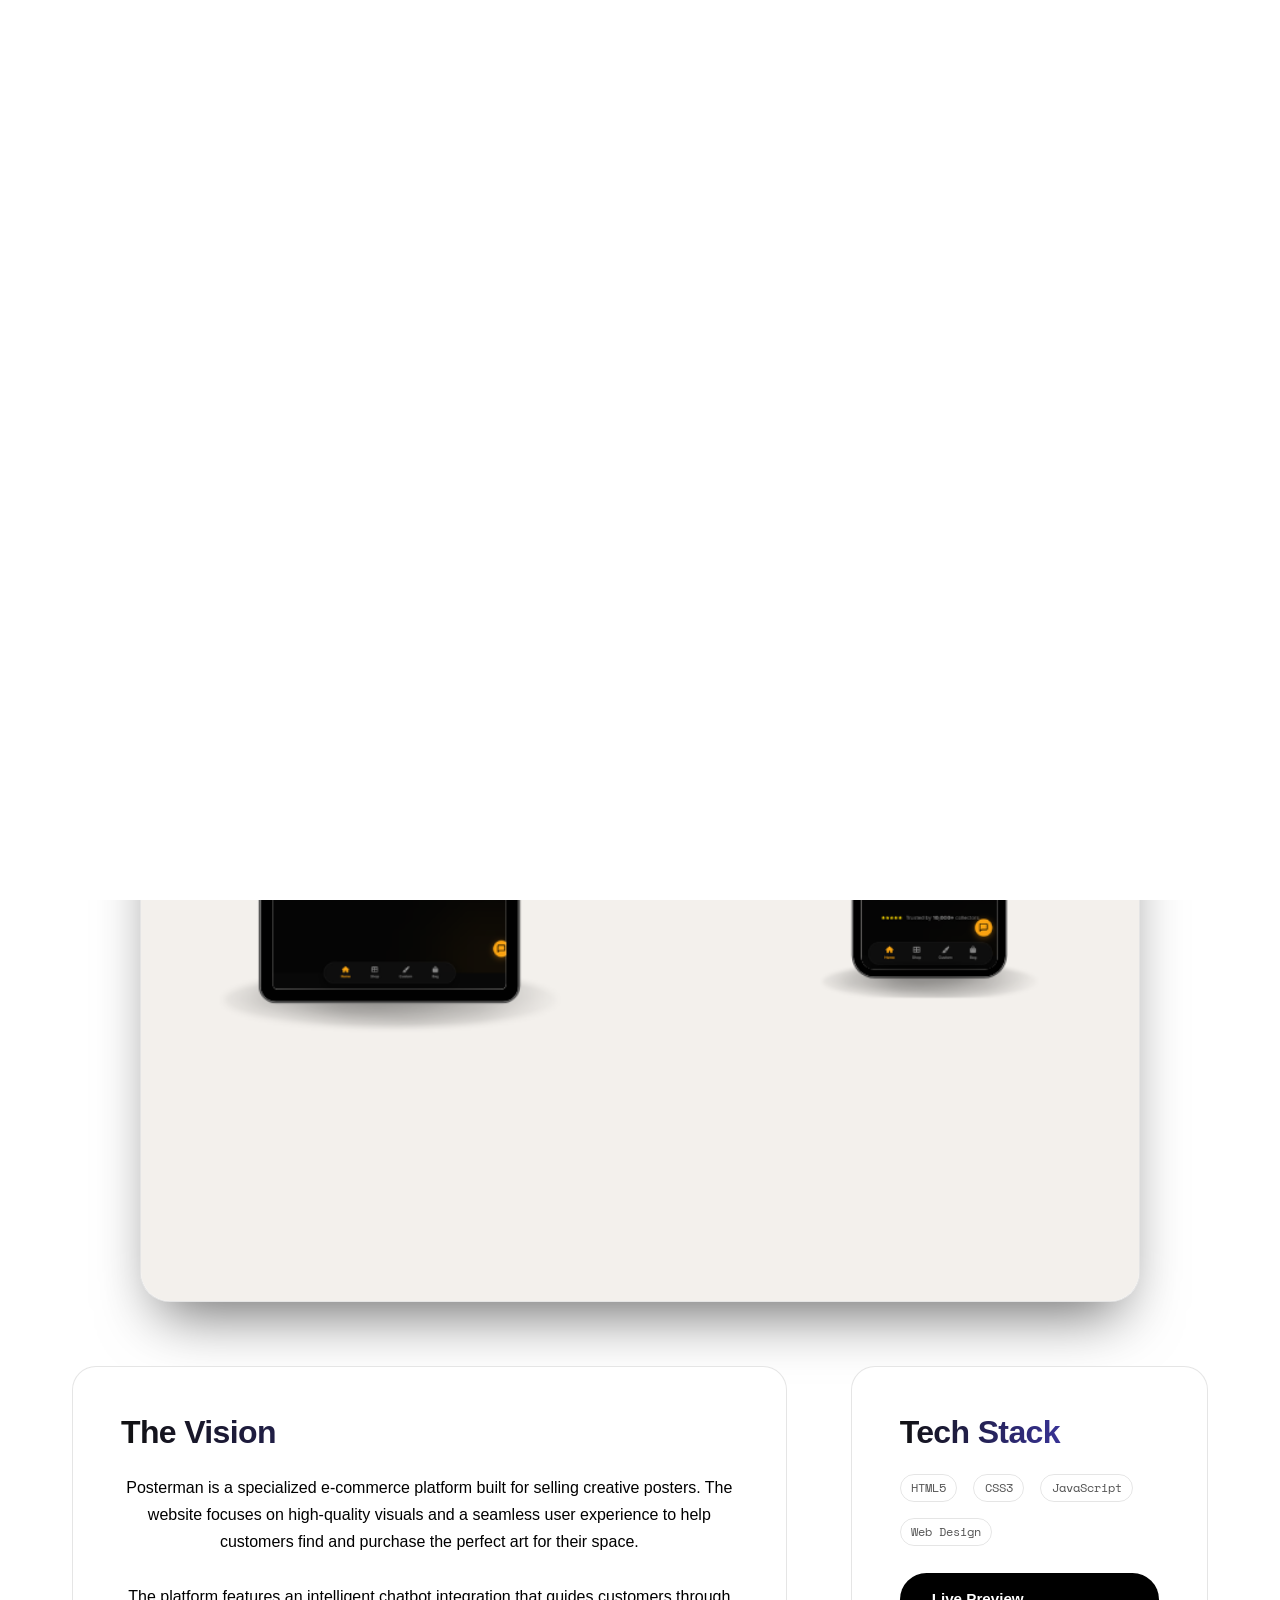
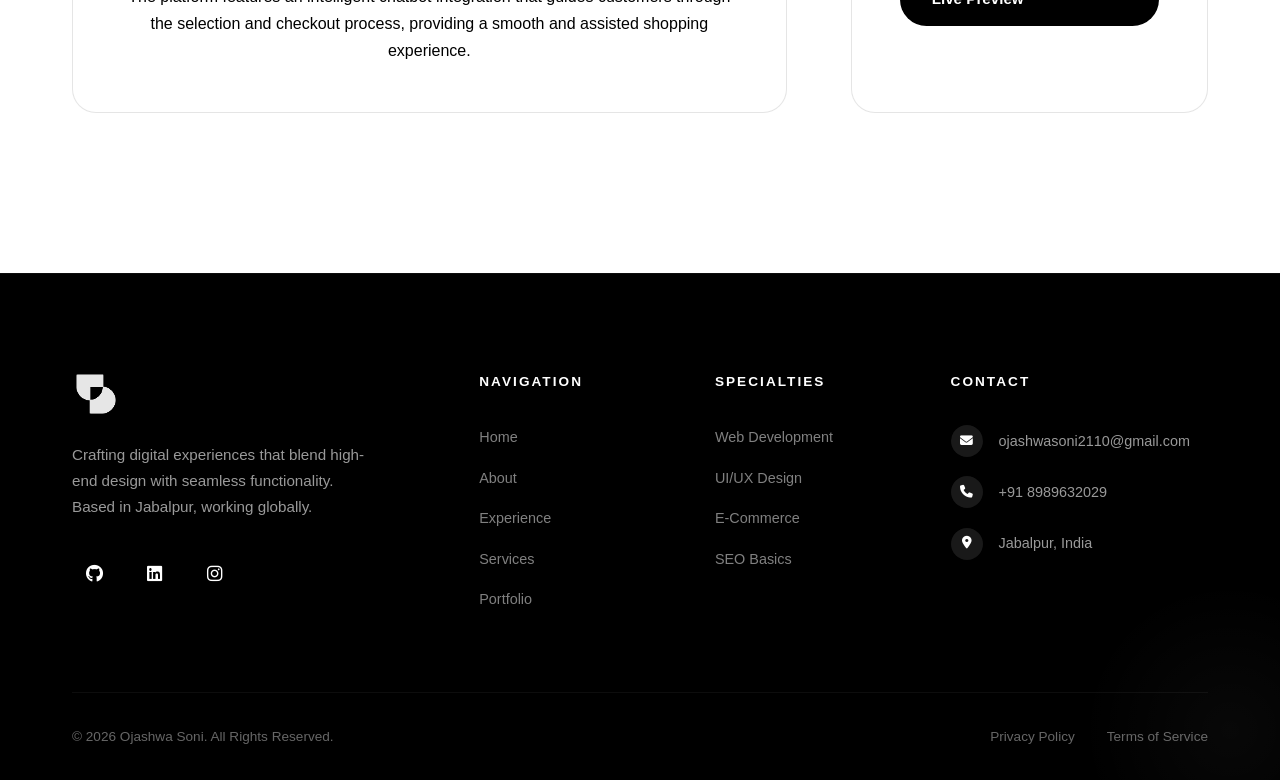
<file: project2.html>
<!DOCTYPE html>
<html lang="en">

<head>
    <meta charset="UTF-8">
    <meta name="viewport" content="width=device-width, initial-scale=1.0">
    <meta property="og:image" content="assets/social-logo.png">
    <title>Poster Man | Project Details</title>
    <link rel="stylesheet" href="style.css">
    <link rel="stylesheet" href="https://cdnjs.cloudflare.com/ajax/libs/font-awesome/6.4.0/css/all.min.css">
    <link rel="icon" type="image/png" href="assets/logo-icon.png">
    <style>
        :root {
            --accent: #000;
            --secondary: #555;
            --bg-dark: #f9f9f9;
        }

        .project-hero {
            padding-top: 140px;
            padding-bottom: 4rem;
            text-align: center;
        }

        .project-hero h1 {
            font-size: 4rem;
            margin-bottom: 2rem;
        }

        .project-main-img {
            width: 100%;
            max-width: 1000px;
            border-radius: 30px;
            border: 1px solid var(--glass-border);
            box-shadow: 0 30px 60px -20px rgba(0, 0, 0, 0.6);
            margin: 0 auto 4rem;
            display: block;
        }

        .project-details-grid {
            display: grid;
            grid-template-columns: 2fr 1fr;
            gap: 4rem;
            margin-bottom: 6rem;
        }

        .detail-card {
            background: var(--bg-card);
            padding: 3rem;
            border-radius: 24px;
            border: 1px solid var(--glass-border);
        }

        .detail-card h2 {
            text-align: left;
            margin-bottom: 1.5rem;
            font-size: 2rem;
            background: none;
            -webkit-text-fill-color: initial;
        }

        .tech-stack-list {
            display: flex;
            flex-wrap: wrap;
            gap: 1rem;
            margin-top: 1.5rem;
        }

        .back-btn {
            display: inline-flex;
            align-items: center;
            gap: 0.5rem;
            color: var(--accent);
            font-weight: 600;
            margin-bottom: 2rem;
        }

        @media (max-width: 768px) {
            .project-details-grid {
                grid-template-columns: 1fr;
            }

            .project-hero h1 {
                font-size: 2.5rem;
            }
        }
    </style>
</head>

<body>
    <!-- Custom Cursor -->
    <div class="cursor-dot" id="cursorDot"></div>
    <div class="cursor-ring" id="cursorRing"></div>
    <div class="cursor-trail-container" id="cursorTrails"></div>

    <!-- Noise Overlay -->
    <div class="noise-overlay"></div>

    <!-- Scroll Progress Bar -->
    <div class="scroll-progress" id="scrollProgress"></div>

    <!-- Canvas for particle background -->
    <canvas id="particleCanvas"></canvas>

    <!-- Mouse Spotlight -->
    <div class="mouse-spotlight" id="mouseSpotlight"></div>

    <header id="mainHeader">
        <div class="container">
            <nav>
                <a href="index.html" class="logo">
                    <img src="assets/new-logo.png" alt="Logo" style="height: 48px;">
                </a>
                <ul class="nav-links">
                    <li><a href="index.html">Home</a></li>
                    <li><a href="experience.html">Experience</a></li>
                    <li><a href="services.html">Services</a></li>
                    <li><a href="index.html#projects">Work</a></li>
                </ul>
                <div class="nav-btns">
                    <a href="index.html#contact" class="btn btn-secondary nav-cta">Hire Me</a>
                    <button class="mobile-toggle"><i class="fas fa-bars"></i></button>
                </div>
            </nav>
        </div>
    </header>

    <main class="container">
        <section class="project-hero">
            <a href="index.html#projects" class="back-btn"><i class="fas fa-arrow-left"></i> Back to Gallery</a>
            <h1 data-reveal><span class="gradient-text">Posterman</span></h1>
            <img src="assets/3.png" alt="Posterman" class="project-main-img" data-reveal>

            <div class="project-details-grid">
                <div class="detail-card" data-reveal>
                    <h2>The Vision</h2>
                    <p>Posterman is a specialized e-commerce platform built for selling creative posters. The website focuses on high-quality visuals and a seamless user experience to help customers find and purchase the perfect art for their space.</p>
                    <br>
                    <p>The platform features an intelligent chatbot integration that guides customers through the selection and checkout process, providing a smooth and assisted shopping experience.</p>
                </div>
                <div class="detail-card" data-reveal>
                    <h2>Tech Stack</h2>
                    <div class="tech-stack-list">
                        <span class="tag">HTML5</span>
                        <span class="tag">CSS3</span>
                        <span class="tag">JavaScript</span>
                        <span class="tag">Web Design</span>
                    </div>
                    <br>
                    <a href="https://posterman-official.netlify.app/" target="_blank" class="btn btn-primary" style="width: 100%; text-align: center;">Live Preview</a>
                </div>
            </div>
        </section>
    </main>

    <footer>
        <div class="container">
            <div class="footer-grid">
                <div class="footer-brand">
                    <img src="assets/new-logo.png" alt="Ojashwa Soni" class="footer-logo">
                    <p>Crafting digital experiences that blend high-end design with seamless functionality. Based in
                        Jabalpur, working globally.</p>
                    <div class="social-links" style="display: flex; gap: 1rem; margin-top: 1rem;">
                        <a href="https://github.com/ojashwa-py" target="_blank" class="social-icon magnetic-btn"><i class="fab fa-github"></i></a>
                        <a href="https://www.linkedin.com/in/ojashwa-soni-b7851b399/" target="_blank" class="social-icon magnetic-btn"><i class="fab fa-linkedin"></i></a>
                        <a href="https://www.instagram.com/ojashwa.py" target="_blank" class="social-icon magnetic-btn"><i class="fab fa-instagram"></i></a>
                    </div>
                </div>

                <div class="footer-col">
                    <h4>Navigation</h4>
                    <div class="footer-links">
                        <a href="index.html" class="magnetic-btn">Home</a>
                        <a href="about.html" class="magnetic-btn">About</a>
                        <a href="experience.html" class="magnetic-btn">Experience</a>
                        <a href="services.html" class="magnetic-btn">Services</a>
                        <a href="index.html#projects" class="magnetic-btn">Portfolio</a>
                    </div>
                </div>

                <div class="footer-col">
                    <h4>Specialties</h4>
                    <div class="footer-links">
                        <a href="services.html" class="magnetic-btn">Web Development</a>
                        <a href="services.html" class="magnetic-btn">UI/UX Design</a>
                        <a href="services.html" class="magnetic-btn">E-Commerce</a>
                        <a href="services.html" class="magnetic-btn">SEO Basics</a>
                    </div>
                </div>

                <div class="footer-col">
                    <h4>Contact</h4>
                    <div class="footer-contact-info">
                        <a href="mailto:ojashwasoni2110@gmail.com" class="contact-item">
                            <i><i class="fas fa-envelope"></i></i>
                            ojashwasoni2110@gmail.com
                        </a>
                        <a href="tel:+918989632029" class="contact-item">
                            <i><i class="fas fa-phone"></i></i>
                            +91 8989632029
                        </a>
                        <div class="contact-item">
                            <i><i class="fas fa-map-marker-alt"></i></i>
                            Jabalpur, India
                        </div>
                    </div>
                </div>
            </div>

            <div class="footer-bottom">
                <p>&copy; 2026 Ojashwa Soni. All Rights Reserved.</p>
                <div class="footer-legal">
                    <a href="#">Privacy Policy</a>
                    <a href="#">Terms of Service</a>
                </div>
            </div>
        </div>
    </footer>

    <script src="script.js"></script>
</body>

</html>
</file>
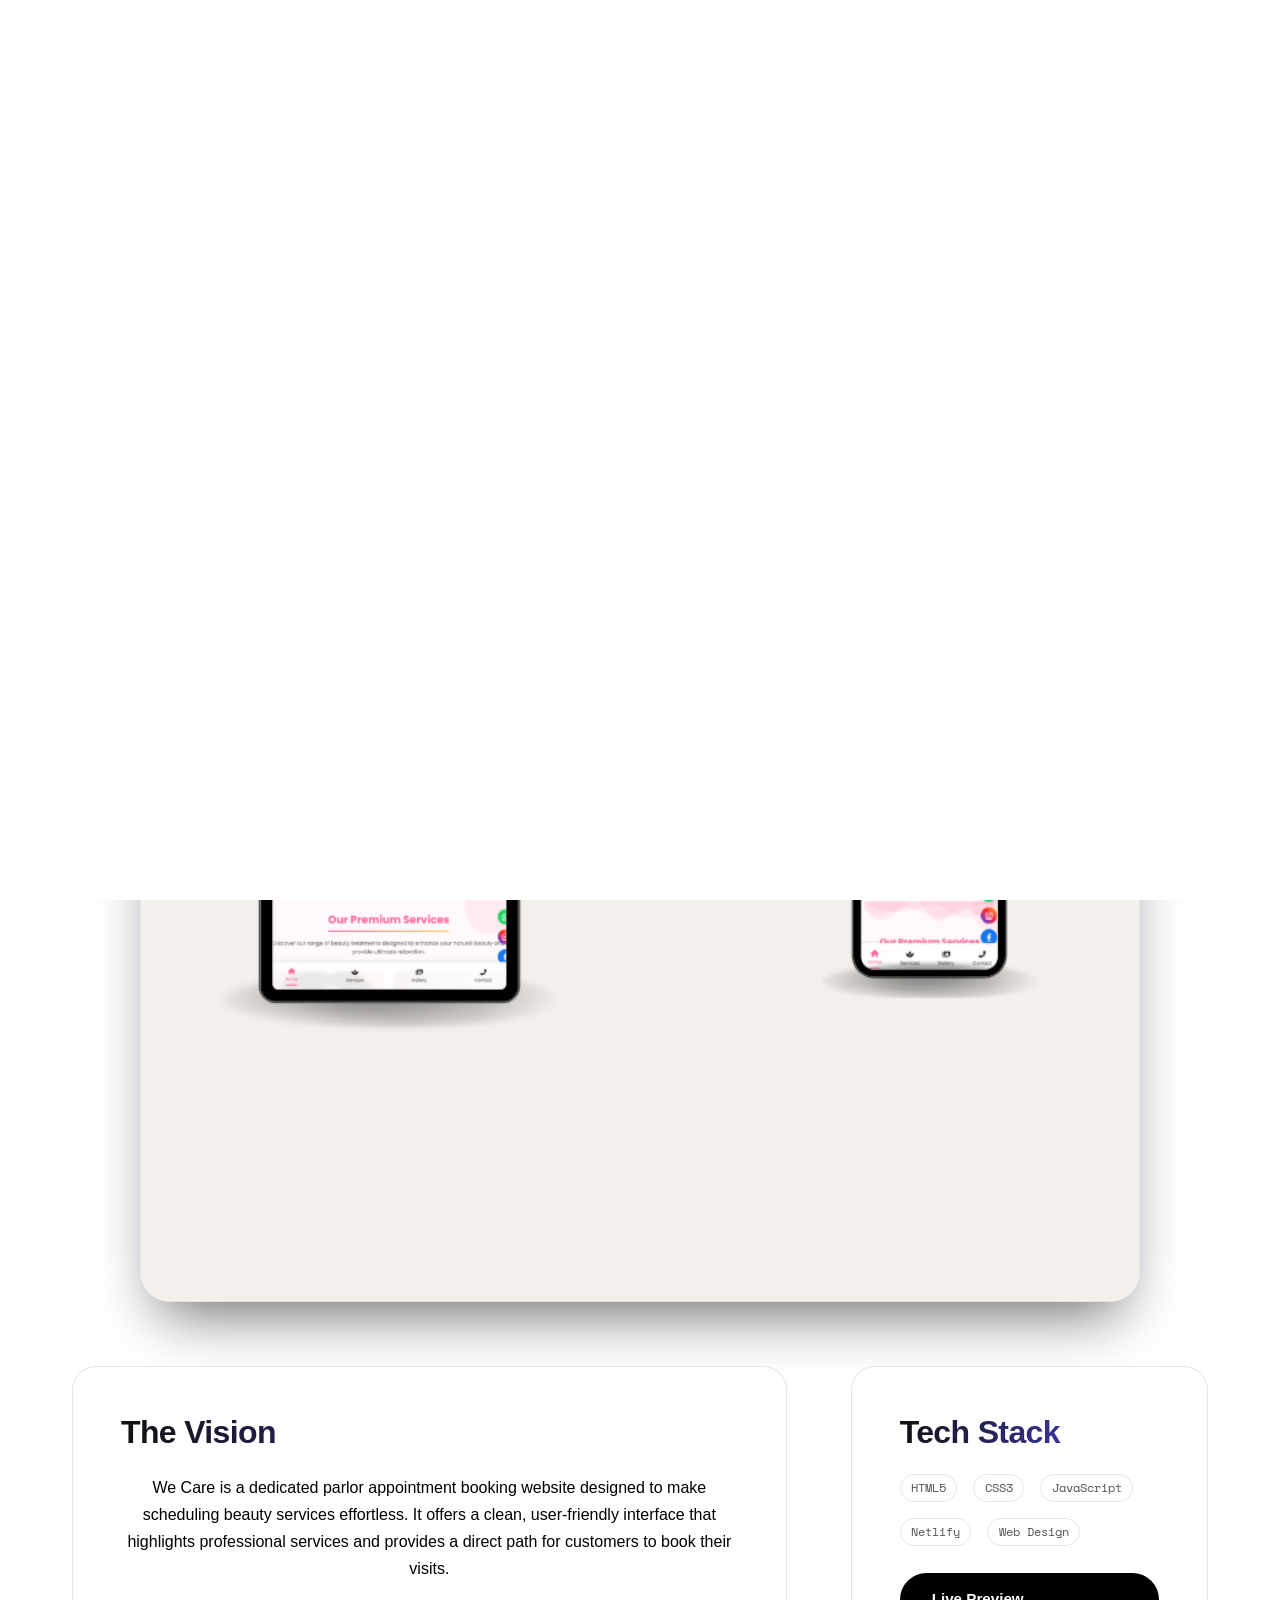
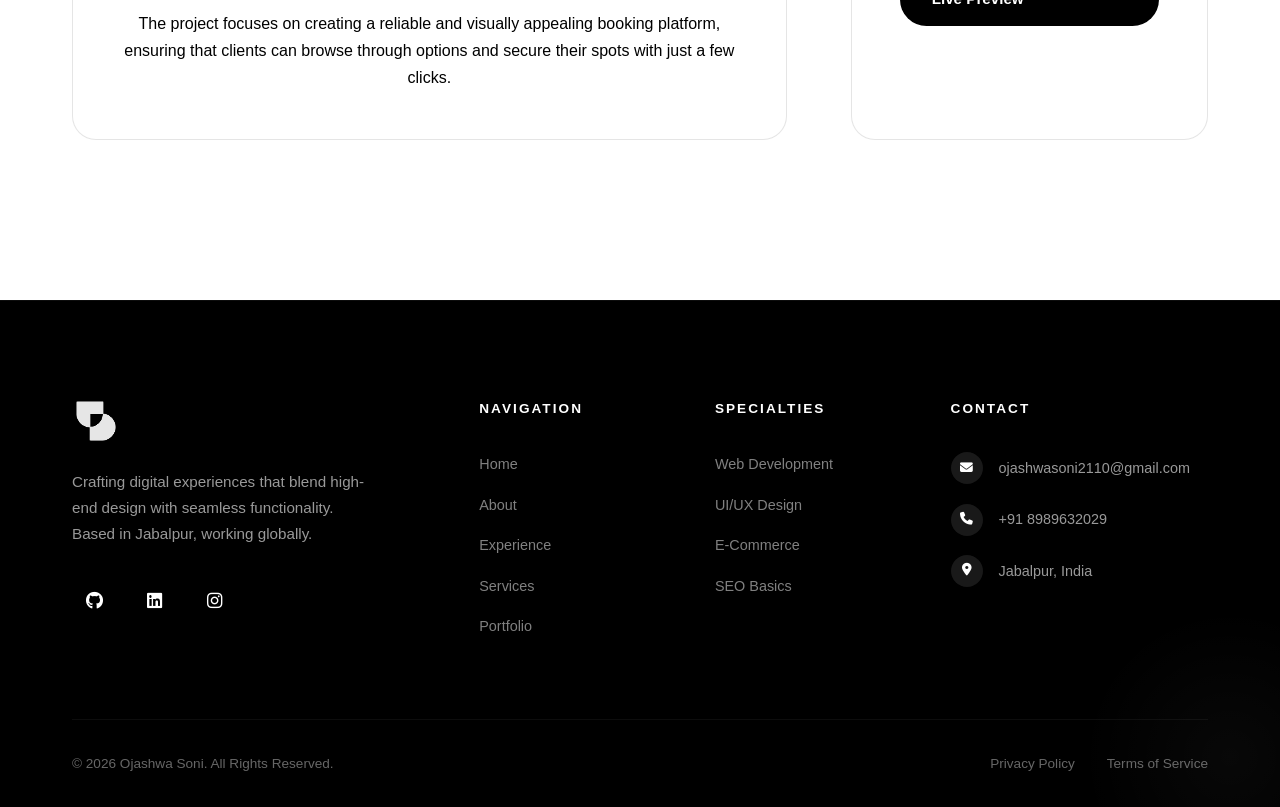
<file: project3.html>
<!DOCTYPE html>
<html lang="en">

<head>
    <meta charset="UTF-8">
    <meta name="viewport" content="width=device-width, initial-scale=1.0">
    <meta property="og:image" content="assets/social-logo.png">
    <title>We Care | Project Details</title>
    <link rel="stylesheet" href="style.css">
    <link rel="stylesheet" href="https://cdnjs.cloudflare.com/ajax/libs/font-awesome/6.4.0/css/all.min.css">
    <link rel="icon" type="image/png" href="assets/logo-icon.png">
    <style>
        :root {
            --accent: #000;
            --secondary: #555;
        }

        .project-hero {
            padding-top: 140px;
            padding-bottom: 4rem;
            text-align: center;
        }

        .project-hero h1 {
            font-size: 4rem;
            margin-bottom: 2rem;
        }

        .project-main-img {
            width: 100%;
            max-width: 1000px;
            border-radius: 30px;
            border: 1px solid var(--glass-border);
            box-shadow: 0 30px 60px -20px rgba(0, 0, 0, 0.6);
            margin: 0 auto 4rem;
            display: block;
        }

        .project-details-grid {
            display: grid;
            grid-template-columns: 2fr 1fr;
            gap: 4rem;
            margin-bottom: 6rem;
        }

        .detail-card {
            background: var(--bg-card);
            padding: 3rem;
            border-radius: 24px;
            border: 1px solid var(--glass-border);
        }

        .detail-card h2 {
            text-align: left;
            margin-bottom: 1.5rem;
            font-size: 2rem;
            background: none;
            -webkit-text-fill-color: initial;
        }

        .tech-stack-list {
            display: flex;
            flex-wrap: wrap;
            gap: 1rem;
            margin-top: 1.5rem;
        }

        .back-btn {
            display: inline-flex;
            align-items: center;
            gap: 0.5rem;
            color: var(--accent);
            font-weight: 600;
            margin-bottom: 2rem;
        }

        @media (max-width: 768px) {
            .project-details-grid {
                grid-template-columns: 1fr;
            }

            .project-hero h1 {
                font-size: 2.5rem;
            }
        }
    </style>
</head>

<body>
    <!-- Custom Cursor -->
    <div class="cursor-dot" id="cursorDot"></div>
    <div class="cursor-ring" id="cursorRing"></div>
    <div class="cursor-trail-container" id="cursorTrails"></div>

    <!-- Noise Overlay -->
    <div class="noise-overlay"></div>

    <!-- Scroll Progress Bar -->
    <div class="scroll-progress" id="scrollProgress"></div>

    <!-- Canvas for particle background -->
    <canvas id="particleCanvas"></canvas>

    <!-- Mouse Spotlight -->
    <div class="mouse-spotlight" id="mouseSpotlight"></div>

    <header id="mainHeader">
        <div class="container">
            <nav>
                <a href="index.html" class="logo">
                    <img src="assets/new-logo.png" alt="Logo" style="height: 48px;">
                </a>
                <ul class="nav-links">
                    <li><a href="index.html">Home</a></li>
                    <li><a href="experience.html">Experience</a></li>
                    <li><a href="services.html">Services</a></li>
                    <li><a href="index.html#projects">Work</a></li>
                </ul>
                <div class="nav-btns">
                    <a href="index.html#contact" class="btn btn-secondary nav-cta">Hire Me</a>
                    <button class="mobile-toggle"><i class="fas fa-bars"></i></button>
                </div>
            </nav>
        </div>
    </header>

    <main class="container">
        <section class="project-hero">
            <a href="index.html#projects" class="back-btn"><i class="fas fa-arrow-left"></i> Back to Gallery</a>
            <h1 data-reveal>We <span class="gradient-text">Care</span></h1>
            <img src="assets/2.png" alt="We Care" class="project-main-img" data-reveal>

            <div class="project-details-grid">
                <div class="detail-card" data-reveal>
                    <h2>The Vision</h2>
                    <p>We Care is a dedicated parlor appointment booking website designed to make scheduling beauty services effortless. It offers a clean, user-friendly interface that highlights professional services and provides a direct path for customers to book their visits.</p>
                    <br>
                    <p>The project focuses on creating a reliable and visually appealing booking platform, ensuring that clients can browse through options and secure their spots with just a few clicks.</p>
                </div>
                <div class="detail-card" data-reveal>
                    <h2>Tech Stack</h2>
                    <div class="tech-stack-list">
                        <span class="tag">HTML5</span>
                        <span class="tag">CSS3</span>
                        <span class="tag">JavaScript</span>
                        <span class="tag">Netlify</span>
                        <span class="tag">Web Design</span>
                    </div>
                    <br>
                    <a href="https://we-care-2012.netlify.app/" target="_blank" class="btn btn-primary" style="width: 100%; text-align: center;">Live Preview</a>
                </div>
            </div>
        </section>
    </main>

    <footer>
        <div class="container">
            <div class="footer-grid">
                <div class="footer-brand">
                    <img src="assets/new-logo.png" alt="Ojashwa Soni" class="footer-logo">
                    <p>Crafting digital experiences that blend high-end design with seamless functionality. Based in
                        Jabalpur, working globally.</p>
                    <div class="social-links" style="display: flex; gap: 1rem; margin-top: 1rem;">
                        <a href="https://github.com/ojashwa-py" target="_blank" class="social-icon magnetic-btn"><i class="fab fa-github"></i></a>
                        <a href="https://www.linkedin.com/in/ojashwa-soni-b7851b399/" target="_blank" class="social-icon magnetic-btn"><i class="fab fa-linkedin"></i></a>
                        <a href="https://www.instagram.com/ojashwa.py" target="_blank" class="social-icon magnetic-btn"><i class="fab fa-instagram"></i></a>
                    </div>
                </div>

                <div class="footer-col">
                    <h4>Navigation</h4>
                    <div class="footer-links">
                        <a href="index.html" class="magnetic-btn">Home</a>
                        <a href="about.html" class="magnetic-btn">About</a>
                        <a href="experience.html" class="magnetic-btn">Experience</a>
                        <a href="services.html" class="magnetic-btn">Services</a>
                        <a href="index.html#projects" class="magnetic-btn">Portfolio</a>
                    </div>
                </div>

                <div class="footer-col">
                    <h4>Specialties</h4>
                    <div class="footer-links">
                        <a href="services.html" class="magnetic-btn">Web Development</a>
                        <a href="services.html" class="magnetic-btn">UI/UX Design</a>
                        <a href="services.html" class="magnetic-btn">E-Commerce</a>
                        <a href="services.html" class="magnetic-btn">SEO Basics</a>
                    </div>
                </div>

                <div class="footer-col">
                    <h4>Contact</h4>
                    <div class="footer-contact-info">
                        <a href="mailto:ojashwasoni2110@gmail.com" class="contact-item">
                            <i><i class="fas fa-envelope"></i></i>
                            ojashwasoni2110@gmail.com
                        </a>
                        <a href="tel:+918989632029" class="contact-item">
                            <i><i class="fas fa-phone"></i></i>
                            +91 8989632029
                        </a>
                        <div class="contact-item">
                            <i><i class="fas fa-map-marker-alt"></i></i>
                            Jabalpur, India
                        </div>
                    </div>
                </div>
            </div>

            <div class="footer-bottom">
                <p>&copy; 2026 Ojashwa Soni. All Rights Reserved.</p>
                <div class="footer-legal">
                    <a href="#">Privacy Policy</a>
                    <a href="#">Terms of Service</a>
                </div>
            </div>
        </div>
    </footer>

    <script src="script.js"></script>
</body>

</html>
</file>
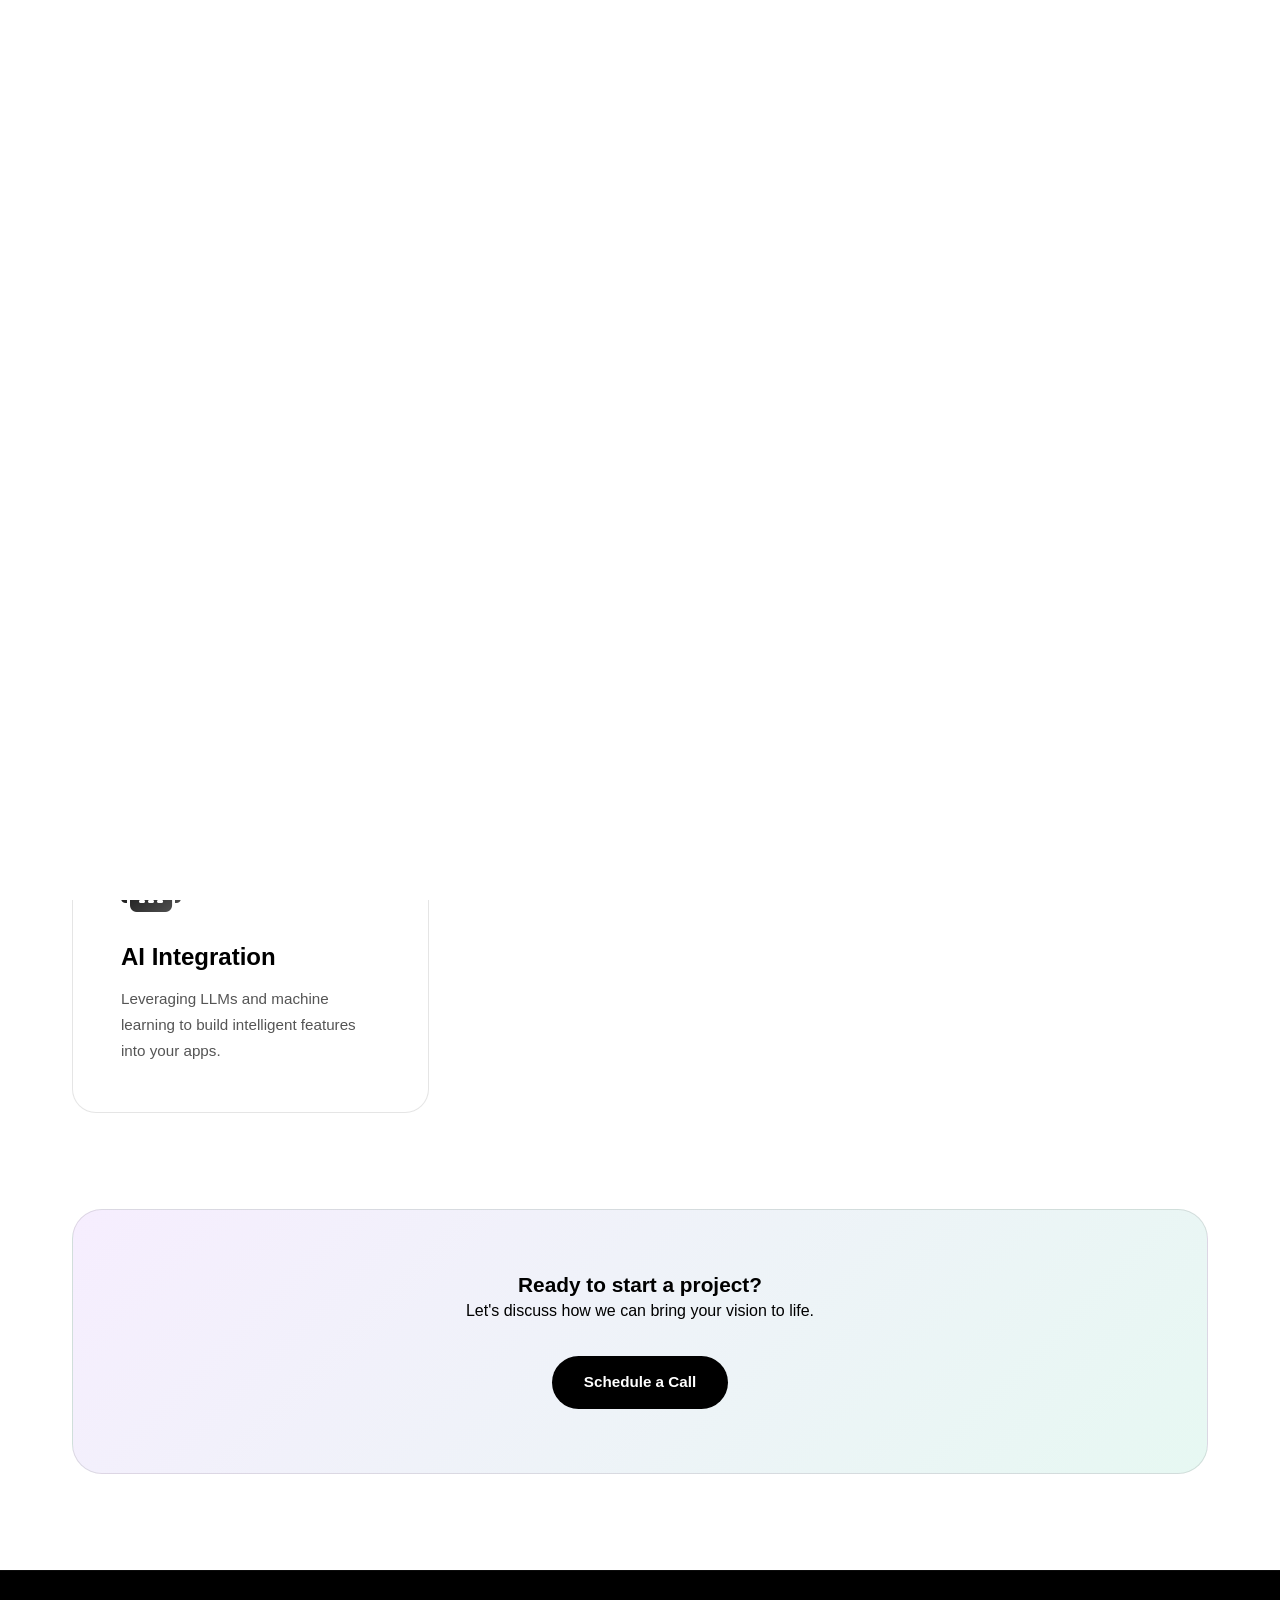
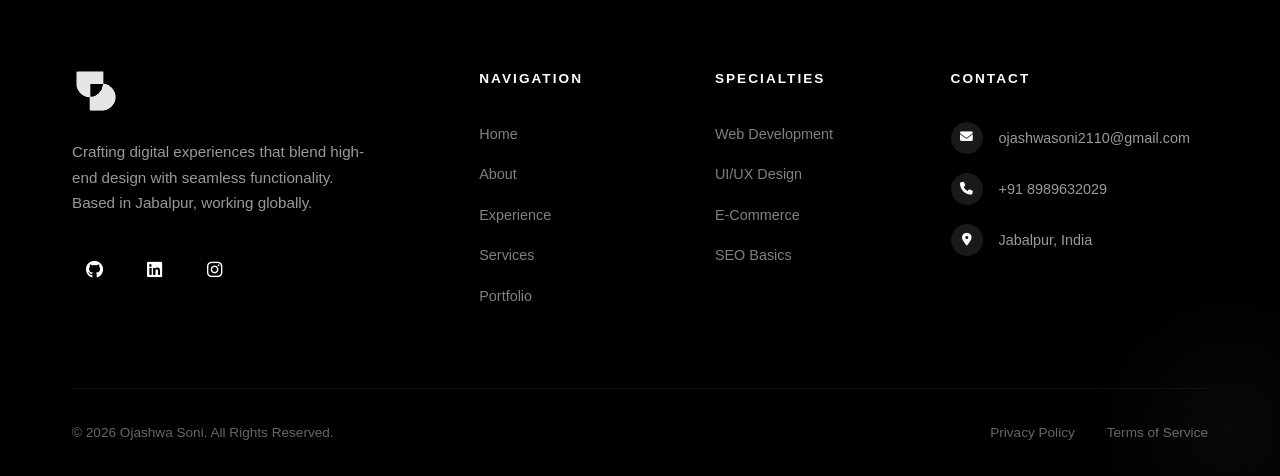
<file: services.html>
<!DOCTYPE html>
<html lang="en">

<head>
    <meta charset="UTF-8">
    <meta name="viewport" content="width=device-width, initial-scale=1.0">
    <meta property="og:image" content="assets/social-logo.png">
    <title>Services & Specialties | Web Developer Portfolio</title>
    <link rel="stylesheet" href="style.css">
    <link rel="stylesheet" href="https://cdnjs.cloudflare.com/ajax/libs/font-awesome/6.4.0/css/all.min.css">
    <link rel="icon" type="image/png" href="assets/logo-icon.png">
    <style>
        .services-hero {
            padding-top: 140px;
            text-align: center;
            margin-bottom: 4rem;
        }

        .services-grid {
            display: grid;
            grid-template-columns: repeat(auto-fit, minmax(300px, 1fr));
            gap: 2rem;
            margin-bottom: 6rem;
        }

        .service-card {
            background: var(--bg-card);
            border: 1px solid var(--glass-border);
            padding: 3rem;
            border-radius: 24px;
            transition: var(--transition);
            position: relative;
            overflow: hidden;
        }

        .service-card:hover {
            transform: translateY(-10px);
            border-color: var(--secondary);
            box-shadow: 0 20px 40px -20px var(--secondary-glow);
        }

        .service-card i {
            font-size: 3rem;
            background: linear-gradient(to bottom right, var(--accent), var(--secondary));
            -webkit-background-clip: text;
            background-clip: text;
            -webkit-text-fill-color: transparent;
            margin-bottom: 2rem;
            display: inline-block;
        }

        .service-card h3 {
            font-size: 1.5rem;
            margin-bottom: 1rem;
        }

        .service-card p {
            color: var(--text-dim);
            font-size: 0.95rem;
        }

        .cta-box {
            background: linear-gradient(135deg, rgba(168, 85, 247, 0.1), rgba(16, 185, 129, 0.1));
            border: 1px solid var(--glass-border);
            padding: 4rem;
            border-radius: 30px;
            text-align: center;
            margin-bottom: 6rem;
        }
    </style>
</head>

<body>
    <!-- Custom Cursor -->
    <div class="cursor-dot" id="cursorDot"></div>
    <div class="cursor-ring" id="cursorRing"></div>
    <div class="cursor-trail-container" id="cursorTrails"></div>

    <!-- Noise Overlay -->
    <div class="noise-overlay"></div>

    <!-- Scroll Progress Bar -->
    <div class="scroll-progress" id="scrollProgress"></div>

    <!-- Canvas for particle background -->
    <canvas id="particleCanvas"></canvas>

    <!-- Mouse Spotlight -->
    <div class="mouse-spotlight" id="mouseSpotlight"></div>

    <header id="mainHeader">
        <div class="container">
            <nav>
                <a href="index.html" class="logo">
                    <img src="assets/new-logo.png" alt="Logo" style="height: 48px;">
                </a>
                <ul class="nav-links" id="navLinks">
                    <li><a href="index.html">Home</a></li>
                    <li><a href="experience.html">Experience</a></li>
                    <li><a href="services.html" class="active">Services</a></li>
                    <li><a href="index.html#projects">Work</a></li>
                </ul>
                <div class="nav-btns">
                    <a href="index.html#contact" class="btn btn-secondary nav-cta">Hire Me</a>
                    <button class="mobile-toggle" id="mobileToggle"><i class="fas fa-bars"></i></button>
                </div>
            </nav>
        </div>
    </header>

    <main class="container">
        <section class="services-hero">
            <h2 data-reveal>High-End <span class="gradient-text">Services</span></h2>
            <p data-reveal style="max-width: 600px; margin: 0 auto;">Transforming complex requirements into elegant,
                high-performance digital solutions.</p>
        </section>

        <div class="services-grid">
            <div class="service-card" data-reveal>
                <i class="fas fa-gem"></i>
                <h3>UI/UX Design</h3>
                <p>Creating intuitive, pixel-perfect designs with a focus on user psychology and brand identity.</p>
            </div>
            <div class="service-card" data-reveal>
                <i class="fas fa-layer-group"></i>
                <h3>Fullstack Dev</h3>
                <p>End-to-end application development using modern stacks like MERN or Next.js.</p>
            </div>
            <div class="service-card" data-reveal>
                <i class="fas fa-bolt"></i>
                <h3>Performance Fix</h3>
                <p>Auditing and optimizing legacy codebases for lightning-fast load times and SEO.</p>
            </div>
            <div class="service-card" data-reveal>
                <i class="fas fa-robot"></i>
                <h3>AI Integration</h3>
                <p>Leveraging LLMs and machine learning to build intelligent features into your apps.</p>
            </div>
        </div>

        <section class="cta-box" data-reveal>
            <h3>Ready to start a project?</h3>
            <p style="margin-bottom: 2rem;">Let's discuss how we can bring your vision to life.</p>
            <a href="index.html#contact" class="btn btn-primary">Schedule a Call</a>
        </section>
    </main>

    <footer>
        <div class="container">
            <div class="footer-grid">
                <div class="footer-brand">
                    <img src="assets/new-logo.png" alt="Ojashwa Soni" class="footer-logo">
                    <p>Crafting digital experiences that blend high-end design with seamless functionality. Based in
                        Jabalpur, working globally.</p>
                    <div class="social-links" style="display: flex; gap: 1rem; margin-top: 1rem;">
                        <a href="https://github.com/ojashwa-py" target="_blank" class="social-icon magnetic-btn"><i class="fab fa-github"></i></a>
                        <a href="https://www.linkedin.com/in/ojashwa-soni-b7851b399/" target="_blank" class="social-icon magnetic-btn"><i class="fab fa-linkedin"></i></a>
                        <a href="https://www.instagram.com/ojashwa.py" target="_blank" class="social-icon magnetic-btn"><i class="fab fa-instagram"></i></a>
                    </div>
                </div>

                <div class="footer-col">
                    <h4>Navigation</h4>
                    <div class="footer-links">
                        <a href="index.html" class="magnetic-btn">Home</a>
                        <a href="about.html" class="magnetic-btn">About</a>
                        <a href="experience.html" class="magnetic-btn">Experience</a>
                        <a href="services.html" class="magnetic-btn">Services</a>
                        <a href="index.html#projects" class="magnetic-btn">Portfolio</a>
                    </div>
                </div>

                <div class="footer-col">
                    <h4>Specialties</h4>
                    <div class="footer-links">
                        <a href="services.html" class="magnetic-btn">Web Development</a>
                        <a href="services.html" class="magnetic-btn">UI/UX Design</a>
                        <a href="services.html" class="magnetic-btn">E-Commerce</a>
                        <a href="services.html" class="magnetic-btn">SEO Basics</a>
                    </div>
                </div>

                <div class="footer-col">
                    <h4>Contact</h4>
                    <div class="footer-contact-info">
                        <a href="mailto:ojashwasoni2110@gmail.com" class="contact-item">
                            <i><i class="fas fa-envelope"></i></i>
                            ojashwasoni2110@gmail.com
                        </a>
                        <a href="tel:+918989632029" class="contact-item">
                            <i><i class="fas fa-phone"></i></i>
                            +91 8989632029
                        </a>
                        <div class="contact-item">
                            <i><i class="fas fa-map-marker-alt"></i></i>
                            Jabalpur, India
                        </div>
                    </div>
                </div>
            </div>

            <div class="footer-bottom">
                <p>&copy; 2026 Ojashwa Soni. All Rights Reserved.</p>
                <div class="footer-legal">
                    <a href="#">Privacy Policy</a>
                    <a href="#">Terms of Service</a>
                </div>
            </div>
        </div>
    </footer>

    <script src="script.js"></script>
</body>

</html>
</file>
<file: style.css>
@import url('https://fonts.googleapis.com/css2?family=Outfit:wght@300;400;500;600;700;900&family=Space+Mono:wght@400;700&display=swap');

/* =============================================
   ROOT DESIGN TOKENS — WHITE & BLACK THEME
   ============================================= */
:root {
    /* Core White & Black Palette */
    --bg: #ffffff;
    --bg-2: #f4f4f4;
    --bg-3: #ebebeb;
    --surface: rgba(0, 0, 0, 0.04);
    --surface-hover: rgba(0, 0, 0, 0.08);
    --border: rgba(0, 0, 0, 0.10);
    --border-hover: rgba(0, 0, 0, 0.30);

    /* Text */
    --text: #000000;
    --text-dim: #555555;
    --text-muted: #888888;

    /* Accent (black with glow) */
    --accent: #000000;
    --accent-off: #333333;
    --accent-glow: rgba(0, 0, 0, 0.08);

    /* Additional page variables */
    --secondary: #555555;
    --secondary-glow: rgba(0, 0, 0, 0.05);
    --bg-card: #ffffff;
    --glass-border: rgba(0, 0, 0, 0.1);
    --bg-dark: #f0f0f0;

    /* Highlight stripe */
    --stripe: rgba(0, 0, 0, 0.035);

    /* Layout */
    --container: 1200px;
    --nav-h: 80px;

    /* Easing */
    --ease: cubic-bezier(0.4, 0, 0.2, 1);
    --ease-spring: cubic-bezier(0.34, 1.56, 0.64, 1);
    --t: 0.4s;
    --t-fast: 0.2s;
}

/* =============================================
   RESET & BASE
   ============================================= */
*,
*::before,
*::after {
    margin: 0;
    padding: 0;
    box-sizing: border-box;
}

html {
    scroll-behavior: smooth;
    font-size: 16px;
}

body {
    font-family: 'Outfit', sans-serif;
    background-color: var(--bg);
    color: var(--text);
    line-height: 1.7;
    overflow-x: hidden;
    cursor: none;
    /* hide default cursor — custom cursor takes over */
}

a {
    text-decoration: none;
    color: inherit;
}

ul {
    list-style: none;
}

img {
    max-width: 100%;
    display: block;
}

button {
    background: none;
    border: none;
    cursor: none;
    font-family: inherit;
}

.container {
    max-width: var(--container);
    margin: 0 auto;
    padding: 0 2rem;
}

section {
    padding: 8rem 0;
}

/* =============================================
   NOISE OVERLAY
   ============================================= */
.noise-overlay {
    position: fixed;
    inset: 0;
    z-index: 10001;
    /* Above custom cursor dot */
    pointer-events: none;
    opacity: 0.03;
    background-image: url("data:image/svg+xml,%3Csvg viewBox='0 0 256 256' xmlns='http://www.w3.org/2000/svg'%3E%3Cfilter id='noise'%3E%3CfeTurbulence type='fractalNoise' baseFrequency='0.9' numOctaves='4' stitchTiles='stitch'/%3E%3C/filter%3E%3Crect width='100%25' height='100%25' filter='url(%23noise)'/%3E%3C/svg%3E");
    background-size: 200px;
}

/* =============================================
   PARTICLE CANVAS
   ============================================= */
#particleCanvas {
    position: fixed;
    top: 0;
    left: 0;
    width: 100%;
    height: 100%;
    pointer-events: none;
    z-index: 9995;
    /* Below spotlight */
    opacity: 0.4;
}

/* =============================================
   MOUSE SPOTLIGHT
   ============================================= */
.mouse-spotlight {
    position: fixed;
    width: 600px;
    height: 600px;
    border-radius: 50%;
    pointer-events: none;
    z-index: 9996;
    /* Just below cursor trails */
    transform: translate(-50%, -50%);
    background: radial-gradient(circle, rgba(255, 255, 255, 0.04) 0%, transparent 70%);
    transition: opacity 0.3s;
}

/* =============================================
   CUSTOM CURSOR
   ============================================= */
.cursor-dot {
    position: fixed;
    width: 8px;
    height: 8px;
    background: #fff;
    border-radius: 50%;
    pointer-events: none;
    z-index: 10000;
    transform: translate(-50%, -50%);
    transition: width 0.2s, height 0.2s, background 0.2s;
    mix-blend-mode: difference;
}

.cursor-ring {
    position: fixed;
    width: 36px;
    height: 36px;
    border: 1.5px solid rgba(255, 255, 255, 0.6);
    border-radius: 50%;
    pointer-events: none;
    z-index: 9999;
    transform: translate(-50%, -50%);
    transition: width 0.3s var(--ease), height 0.3s var(--ease), border-color 0.3s;
    mix-blend-mode: difference;
}

body.cursor-hover .cursor-dot {
    width: 14px;
    height: 14px;
}

body.cursor-hover .cursor-ring {
    width: 56px;
    height: 56px;
    border-color: rgba(255, 255, 255, 0.9);
}

body.cursor-click .cursor-dot {
    transform: translate(-50%, -50%) scale(0.6);
}

.cursor-trail-container {
    position: fixed;
    inset: 0;
    pointer-events: none;
    z-index: 9997;
}

.cursor-trail {
    position: fixed;
    border-radius: 50%;
    pointer-events: none;
    background: rgba(255, 255, 255, 0.15);
    transform: translate(-50%, -50%);
    animation: trail-fade 0.6s forwards;
}

@keyframes trail-fade {
    from {
        opacity: 1;
        transform: translate(-50%, -50%) scale(1);
    }

    to {
        opacity: 0;
        transform: translate(-50%, -50%) scale(0.2);
    }
}

/* =============================================
   RIPPLE EFFECT
   ============================================= */
.click-ripple {
    position: fixed;
    width: 20px;
    height: 20px;
    border: 2px solid rgba(255, 255, 255, 0.8);
    border-radius: 50%;
    transform: translate(-50%, -50%);
    pointer-events: none;
    z-index: 10000;
    mix-blend-mode: difference;
    animation: ripple-burst 0.8s ease-out forwards;
}

@keyframes ripple-burst {
    0% {
        transform: translate(-50%, -50%) scale(1);
        opacity: 1;
        border-width: 4px;
    }

    100% {
        transform: translate(-50%, -50%) scale(12);
        opacity: 0;
        border-width: 0px;
    }
}

/* =============================================
   SCROLL PROGRESS
   ============================================= */
.scroll-progress {
    position: fixed;
    top: 0;
    left: 0;
    width: 0%;
    height: 3px;
    background: linear-gradient(90deg, transparent, #000, transparent);
    z-index: 10001;
    transition: width 0.1s linear;
}

/* =============================================
   TYPOGRAPHY
   ============================================= */
h1,
h2,
h3 {
    line-height: 1.1;
}

h1 {
    font-size: clamp(3rem, 7vw, 5.5rem);
    font-weight: 900;
}

h2 {
    font-size: clamp(2rem, 4.5vw, 3.5rem);
    font-weight: 700;
}

h3 {
    font-size: 1.3rem;
    font-weight: 600;
}

.gradient-text {
    background: linear-gradient(135deg, #000 0%, #888 50%, #000 100%);
    background-size: 200% auto;
    -webkit-background-clip: text;
    background-clip: text;
    -webkit-text-fill-color: transparent;
    animation: shimmer 3s linear infinite;
}

@keyframes shimmer {
    0% {
        background-position: 0% center;
    }

    100% {
        background-position: 200% center;
    }
}

.section-label {
    font-family: 'Space Mono', monospace;
    font-size: 0.8rem;
    color: var(--text-dim);
    text-transform: uppercase;
    letter-spacing: 0.15em;
}

.section-title {
    font-size: clamp(1.8rem, 3.5vw, 2.8rem);
    font-weight: 700;
    margin-bottom: 1.5rem;
    margin-top: 0.5rem;
}

/* Section h2 override */
section h2 {
    background: linear-gradient(to right, #000, #555);
    -webkit-background-clip: text;
    background-clip: text;
    -webkit-text-fill-color: transparent;
    text-align: center;
    margin-bottom: 4rem;
    letter-spacing: -0.02em;
}

/* =============================================
   HEADER & NAV — FLOATING CAPSULE DESIGN
   ============================================= */
header {
    position: fixed;
    top: 1.5rem;
    left: 50%;
    transform: translateX(-50%);
    width: 90%;
    max-width: 1200px;
    z-index: 1000;
    background: rgba(255, 255, 255, 0.7);
    backdrop-filter: blur(25px) saturate(180%);
    -webkit-backdrop-filter: blur(25px) saturate(180%);
    border: 1px solid rgba(0, 0, 0, 0.08);
    border-radius: 100px;
    box-shadow: 0 15px 35px -5px rgba(0, 0, 0, 0.05);
    transition: all 0.5s cubic-bezier(0.19, 1, 0.22, 1);
    padding: 0 1rem;
}

header.scrolled {
    top: 1rem;
    width: 70%;
    background: rgba(255, 255, 255, 0.95);
    box-shadow: 0 25px 50px -12px rgba(0, 0, 0, 0.15);
    border-color: rgba(0, 0, 0, 0.15);
}

nav {
    display: flex;
    align-items: center;
    justify-content: space-between;
    height: 70px; /* Reduced from 80px */
}

.logo {
    display: flex;
    align-items: center;
    transition: transform var(--t-fast);
}

.logo:hover {
    transform: scale(1.05);
}

.nav-links {
    display: flex;
    gap: 2rem;
    background: rgba(0, 0, 0, 0.03);
    padding: 0.5rem 1.5rem;
    border-radius: 50px;
    border: 1px solid rgba(0, 0, 0, 0.05);
}

.nav-link {
    font-size: 0.85rem;
    font-weight: 600;
    color: var(--text-dim);
    position: relative;
    padding: 0.4rem 0.2rem;
    transition: color var(--t-fast);
    text-transform: uppercase;
    letter-spacing: 0.05em;
}

.nav-link::after {
    content: '';
    position: absolute;
    bottom: 0;
    left: 50%;
    width: 0;
    height: 2px;
    background: #000;
    border-radius: 10px;
    transform: translateX(-50%);
    transition: width 0.3s var(--ease);
}

.nav-link:hover,
.nav-link.active {
    color: var(--text);
}

.nav-link:hover::after,
.nav-link.active::after {
    width: 60%;
}

.nav-btns {
    display: flex;
    align-items: center;
    gap: 0.8rem;
}

.mobile-toggle {
    display: none;
    font-size: 1.5rem;
    width: 44px;
    height: 44px;
    border-radius: 50%;
    background: rgba(0, 0, 0, 0.05);
    align-items: center;
    justify-content: center;
    color: var(--text);
    z-index: 2005;
    transition: all 0.3s var(--ease);
    border: 1px solid transparent;
}

.mobile-toggle.active {
    background: #000;
    color: #fff;
    transform: rotate(90deg);
}

/* Perfect Mobile Menu Redesign */
@media (max-width: 991px) {
    header {
        width: 94%;
        top: 1rem;
    }
    
    header.scrolled {
        width: 94%;
    }

    .nav-links {
        position: fixed;
        inset: 0;
        top: 0;
        left: 0;
        transform: none;
        width: 100vw;
        height: 100vh;
        flex-direction: column;
        justify-content: center;
        align-items: center;
        background: rgba(255, 255, 255, 0.98);
        backdrop-filter: blur(30px);
        -webkit-backdrop-filter: blur(30px);
        padding: 0;
        border-radius: 0;
        gap: 2rem;
        text-align: center;
        opacity: 0;
        pointer-events: none;
        transition: opacity 0.5s var(--ease);
        z-index: 2000;
        border: none;
    }
    
    .nav-links.active {
        opacity: 1;
        pointer-events: all;
    }

    .nav-links li {
        opacity: 0;
        transform: translateY(30px);
        transition: all 0.6s var(--ease-spring);
    }

    .nav-links li.reveal {
        opacity: 1;
        transform: translateY(0);
    }

    .nav-link {
        font-size: 2rem;
        font-weight: 800;
        letter-spacing: -0.02em;
        text-transform: none;
    }
    
    .mobile-toggle {
        display: flex;
    }
    
    .nav-btns .btn-primary {
        display: none; 
    }
}

/* =============================================
   BUTTONS
   ============================================= */
.btn {
    display: inline-flex;
    align-items: center;
    gap: 0.5rem;
    padding: 0.85rem 2rem;
    border-radius: 50px;
    font-weight: 600;
    font-size: 0.95rem;
    transition: transform var(--t-fast), box-shadow var(--t-fast);
    cursor: none;
    position: relative;
    overflow: hidden;
}

.btn::before {
    content: '';
    position: absolute;
    inset: 0;
    background: rgba(255, 255, 255, 0.08);
    opacity: 0;
    transition: opacity var(--t-fast);
    border-radius: inherit;
}

.btn:hover::before {
    opacity: 1;
}

.btn:hover {
    transform: translateY(-2px);
}

.btn:active {
    transform: translateY(0);
}

.btn-primary {
    background: #000;
    color: #fff;
    box-shadow: 0 0 0 0 rgba(0, 0, 0, 0);
}

.btn-primary:hover {
    box-shadow: 0 8px 30px rgba(0, 0, 0, 0.2);
}

.btn-primary::before {
    background: rgba(255, 255, 255, 0.15);
}

.btn-outline {
    border: 1px solid var(--border-hover);
    color: var(--text);
    background: transparent;
}

.btn-outline:hover {
    border-color: #000;
    box-shadow: 0 0 20px rgba(0, 0, 0, 0.05);
}

/* =============================================
   HERO SECTION
   ============================================= */
.hero {
    min-height: 100vh;
    display: flex;
    align-items: center;
    position: relative;
    padding-top: var(--nav-h);
    overflow: hidden;
}

/* Geometric floating shapes */
.geo-shapes {
    position: absolute;
    inset: 0;
    pointer-events: none;
    z-index: 0;
}

.geo {
    position: absolute;
    border: 1px solid rgba(255, 255, 255, 0.06);
}

.geo-1 {
    width: 300px;
    height: 300px;
    top: 10%;
    right: 5%;
    border-radius: 50%;
    animation: geo-spin 20s linear infinite;
}

.geo-2 {
    width: 150px;
    height: 150px;
    bottom: 20%;
    right: 18%;
    transform: rotate(45deg);
    animation: geo-float 6s ease-in-out infinite;
}

.geo-3 {
    width: 80px;
    height: 80px;
    top: 30%;
    left: 8%;
    border-radius: 50%;
    animation: geo-float 4s ease-in-out infinite reverse;
    border-color: rgba(255, 255, 255, 0.1);
}

.geo-4 {
    width: 200px;
    height: 200px;
    bottom: 5%;
    left: 5%;
    transform: rotate(30deg);
    animation: geo-spin 30s linear infinite reverse;
}

.geo-5 {
    width: 50px;
    height: 50px;
    top: 60%;
    right: 35%;
    border-radius: 50%;
    animation: geo-float 5s ease-in-out 1s infinite;
    border-color: rgba(255, 255, 255, 0.15);
}

@keyframes geo-spin {
    from {
        transform: rotate(0deg);
    }

    to {
        transform: rotate(360deg);
    }
}

@keyframes geo-float {

    0%,
    100% {
        transform: translateY(0) rotate(45deg);
    }

    50% {
        transform: translateY(-20px) rotate(45deg);
    }
}

.hero-container {
    display: flex;
    align-items: center;
    justify-content: space-between;
    gap: 4rem;
    position: relative;
    z-index: 2;
}



/* Hero heading line animations */
.hero-content h1 {
    margin-bottom: 1.5rem;
}

.line-wrap {
    display: block;
    overflow: hidden;
}

.line-inner {
    display: block;
    animation: line-rise 0.9s var(--ease-spring) both;
}

.line-wrap:nth-child(1) .line-inner {
    animation-delay: 0.1s;
}

.line-wrap:nth-child(2) .line-inner {
    animation-delay: 0.25s;
}

.line-wrap:nth-child(3) .line-inner {
    animation-delay: 0.4s;
}

@keyframes line-rise {
    from {
        transform: translateY(100%);
        opacity: 0;
    }

    to {
        transform: translateY(0);
        opacity: 1;
    }
}

.hero-desc {
    font-size: 1.1rem;
    color: var(--text-dim);
    max-width: 560px;
    margin-bottom: 2.5rem;
}

.hero-desc strong {
    color: var(--text);
}

/* Stats */
.hero-stats {
    display: flex;
    align-items: center;
    gap: 2rem;
    margin-bottom: 2.5rem;
}

.stat {
    text-align: center;
}

.stat-num {
    font-size: 2.2rem;
    font-weight: 900;
    font-family: 'Space Mono', monospace;
    color: var(--text);
}

.stat-label {
    display: block;
    font-size: 0.75rem;
    color: var(--text-dim);
    text-transform: uppercase;
    letter-spacing: 0.05em;
    margin-top: 0.2rem;
}

.stat-divider {
    width: 1px;
    height: 40px;
    background: var(--border);
}

.hero-btns {
    display: flex;
    gap: 1rem;
    flex-wrap: wrap;
}

/* Hero Image / Avatar */
.hero-image {
    flex: 0.9;
    display: flex;
    justify-content: center;
}

.avatar-wrapper {
    position: relative;
    width: 360px;
    height: 360px;
}

.avatar-ring {
    position: absolute;
    inset: 0;
    border-radius: 40% 60% 60% 40% / 40% 40% 60% 60%;
    animation: morph-ring 10s ease-in-out infinite alternate;
}

.ring-1 {
    border: 1px solid rgba(255, 255, 255, 0.15);
    animation-delay: 0s;
    inset: -15px;
}

.ring-2 {
    border: 1px solid rgba(255, 255, 255, 0.08);
    animation-delay: -3.33s;
    inset: -30px;
}

.ring-3 {
    border: 1px solid rgba(255, 255, 255, 0.04);
    animation-delay: -6.66s;
    inset: -50px;
}

@keyframes morph-ring {
    0% {
        border-radius: 40% 60% 60% 40% / 40% 40% 60% 60%;
        transform: rotate(0deg);
    }

    50% {
        border-radius: 60% 40% 30% 70% / 60% 50% 50% 40%;
    }

    100% {
        border-radius: 40% 60% 60% 40% / 40% 40% 60% 60%;
        transform: rotate(120deg);
    }
}

.avatar-img {
    width: 100%;
    height: 100%;
    object-fit: cover;
    border-radius: 40% 60% 60% 40% / 40% 40% 60% 60%;
    animation: morph-img 10s ease-in-out infinite alternate;
    filter: grayscale(20%) contrast(1.1);
    position: relative;
    z-index: 2;
}

@keyframes morph-img {
    0% {
        border-radius: 40% 60% 60% 40% / 40% 40% 60% 60%;
    }

    50% {
        border-radius: 60% 40% 30% 70% / 60% 50% 50% 40%;
    }

    100% {
        border-radius: 40% 60% 60% 40% / 40% 40% 60% 60%;
    }
}

/* Floating skill badges around avatar */
.avatar-badge {
    position: absolute;
    z-index: 3;
    width: 50px;
    height: 50px;
    background: var(--bg-3);
    border: 1px solid var(--border-hover);
    border-radius: 14px;
    display: flex;
    align-items: center;
    justify-content: center;
    font-size: 1.4rem;
    animation: badge-float 4s ease-in-out infinite;
    backdrop-filter: blur(10px);
    box-shadow: 0 8px 20px rgba(0, 0, 0, 0.5);
}

.ab-1 {
    top: 5%;
    left: -10%;
    animation-delay: 0s;
    color: #61dafb;
}

/* React cyan */
.ab-2 {
    top: 50%;
    right: -12%;
    animation-delay: -1.5s;
    color: #8cc84b;
}

/* Node green */
.ab-3 {
    bottom: 5%;
    left: -5%;
    animation-delay: -3s;
    color: #f24e1e;
}

/* Figma */

@keyframes badge-float {

    0%,
    100% {
        transform: translateY(0) rotate(-5deg);
    }

    50% {
        transform: translateY(-12px) rotate(5deg);
    }
}

/* Scroll indicator */
.scroll-indicator {
    position: absolute;
    bottom: 2.5rem;
    left: 50%;
    transform: translateX(-50%);
    display: flex;
    flex-direction: column;
    align-items: center;
    gap: 0.5rem;
    color: var(--text-dim);
    font-size: 0.75rem;
    font-family: 'Space Mono', monospace;
    letter-spacing: 0.1em;
    z-index: 10;
}

.scroll-line {
    width: 1px;
    height: 50px;
    background: linear-gradient(to bottom, #fff, transparent);
    animation: scroll-line 2s ease-in-out infinite;
}

@keyframes scroll-line {
    0% {
        transform: scaleY(0);
        transform-origin: top;
        opacity: 1;
    }

    50% {
        transform: scaleY(1);
        transform-origin: top;
        opacity: 1;
    }

    51% {
        transform-origin: bottom;
    }

    100% {
        transform: scaleY(0);
        transform-origin: bottom;
        opacity: 0;
    }
}

/* =============================================
   MARQUEE STRIP
   ============================================= */
.marquee-strip {
    width: 100%;
    overflow: hidden;
    background: var(--bg-2);
    border-top: 1px solid var(--border);
    border-bottom: 1px solid var(--border);
    padding: 1rem 0;
    position: relative;
    z-index: 5;
}

.marquee-track {
    display: flex;
    gap: 0;
    white-space: nowrap;
    animation: marquee-scroll 25s linear infinite;
    width: max-content;
}

.marquee-track span {
    font-family: 'Space Mono', monospace;
    font-size: 0.85rem;
    color: var(--text-dim);
    padding: 0 1rem;
    text-transform: uppercase;
    letter-spacing: 0.1em;
    transition: color var(--t-fast);
}

.marquee-track span:not(.dot):hover {
    color: #fff;
}

.marquee-track .dot {
    color: var(--text-muted);
}

@keyframes marquee-scroll {
    from {
        transform: translateX(0);
    }

    to {
        transform: translateX(-50%);
    }
}

/* =============================================
   ABOUT SECTION
   ============================================= */
.about-section {
    position: relative;
    z-index: 5;
}

.about-grid {
    display: grid;
    grid-template-columns: 1fr 1fr;
    gap: 6rem;
    align-items: center;
}

.about-left p {
    color: var(--text-dim);
    margin-bottom: 1.2rem;
    font-size: 1rem;
    line-height: 1.8;
}

.about-left strong {
    color: var(--text);
}

.about-tags {
    display: flex;
    flex-wrap: wrap;
    gap: 0.75rem;
    margin-top: 1.5rem;
}

.about-tag {
    display: inline-flex;
    align-items: center;
    gap: 0.4rem;
    padding: 0.4rem 0.9rem;
    border: 1px solid var(--border);
    border-radius: 50px;
    font-size: 0.82rem;
    color: var(--text-dim);
    background: var(--surface);
    transition: border-color var(--t-fast), color var(--t-fast);
}

.about-tag:hover {
    border-color: var(--border-hover);
    color: var(--text);
}

.about-tag i {
    font-size: 0.75rem;
}

/* Tools grid */
.tools-grid {
    display: grid;
    grid-template-columns: repeat(3, 1fr);
    gap: 1rem;
}

.tool-item {
    background: var(--surface);
    border: 1px solid var(--border);
    border-radius: 16px;
    padding: 1.5rem 1rem;
    text-align: center;
    display: flex;
    flex-direction: column;
    align-items: center;
    gap: 0.6rem;
    transition: transform var(--t), border-color var(--t), background var(--t), box-shadow var(--t);
    cursor: none;
}

.tool-item:hover {
    transform: translateY(-6px) scale(1.02);
    border-color: var(--border-hover);
    background: var(--surface-hover);
    box-shadow: 0 16px 40px rgba(0, 0, 0, 0.5);
}

.tool-item i {
    font-size: 2rem;
    color: var(--text-dim);
    transition: color var(--t-fast);
}

.tool-item:hover i {
    color: #fff;
}

.tool-item span {
    font-size: 0.75rem;
    color: var(--text-muted);
    font-family: 'Space Mono', monospace;
    transition: color var(--t-fast);
}

.tool-item:hover span {
    color: var(--text-dim);
}

/* =============================================
   PROJECTS GRID
   ============================================= */
.projects-grid {
    display: grid;
    grid-template-columns: repeat(auto-fit, minmax(380px, 1fr));
    gap: 2rem;
}

.project-card {
    background: var(--surface);
    border: 1px solid var(--border);
    border-radius: 20px;
    overflow: hidden;
    transition: transform var(--t), border-color var(--t), box-shadow var(--t);
    position: relative;
}

.project-card:hover {
    transform: translateY(-8px);
    border-color: rgba(255, 255, 255, 0.25);
    box-shadow: 0 24px 60px rgba(0, 0, 0, 0.6);
}

.project-img {
    width: 100%;
    overflow: hidden;
    position: relative;
}

.project-img img {
    width: 100%;
    height: auto;
    object-fit: contain;
    transition: transform 0.6s var(--ease), filter 0.4s;
    filter: grayscale(30%);
}

.project-card:hover .project-img img {
    transform: scale(1.06);
    filter: grayscale(0%);
}

.project-overlay {
    position: absolute;
    inset: 0;
    background: rgba(0, 0, 0, 0.65);
    display: flex;
    align-items: center;
    justify-content: center;
    opacity: 0;
    transition: opacity var(--t);
    backdrop-filter: blur(4px);
}

.project-card:hover .project-overlay {
    opacity: 1;
}

.overlay-btn {
    display: inline-flex;
    align-items: center;
    gap: 0.5rem;
    padding: 0.7rem 1.5rem;
    background: #000;
    color: #fff;
    border-radius: 50px;
    font-weight: 700;
    font-size: 0.9rem;
    transform: translateY(10px);
    transition: transform var(--t);
}

.project-card:hover .overlay-btn {
    transform: translateY(0);
}

.project-info {
    padding: 1.75rem;
}

.project-tags {
    display: flex;
    gap: 0.5rem;
    flex-wrap: wrap;
    margin-bottom: 1rem;
}

.tag {
    font-size: 0.72rem;
    padding: 0.2rem 0.65rem;
    border: 1px solid var(--border);
    border-radius: 20px;
    color: var(--text-dim);
    font-family: 'Space Mono', monospace;
}

.project-info h3 {
    font-size: 1.4rem;
    margin-bottom: 0.6rem;
}

.project-info p {
    color: var(--text-dim);
    font-size: 0.9rem;
    margin-bottom: 1.2rem;
}

.project-link {
    display: inline-flex;
    align-items: center;
    gap: 0.4rem;
    color: #000;
    font-weight: 600;
    font-size: 0.9rem;
    transition: gap var(--t-fast);
}

.project-link:hover {
    gap: 0.7rem;
}

.project-link i {
    font-size: 0.75rem;
}

/* =============================================
   SKILLS SECTION
   ============================================= */
.skills-container {
    display: grid;
    grid-template-columns: repeat(3, 1fr);
    gap: 1.5rem;
}

.skill-card {
    background: var(--surface);
    border: 1px solid var(--border);
    border-radius: 20px;
    padding: 2rem;
    transition: transform var(--t), border-color var(--t), background var(--t);
    position: relative;
    overflow: hidden;
}

.skill-card::after {
    content: '';
    position: absolute;
    top: 0;
    left: 0;
    width: 100%;
    height: 2px;
    background: linear-gradient(90deg, transparent, rgba(255, 255, 255, 0.2), transparent);
    transform: translateX(-100%);
    transition: transform 0.5s var(--ease);
}

.skill-card:hover::after {
    transform: translateX(100%);
}

.skill-card:hover {
    transform: translateY(-4px);
    border-color: rgba(255, 255, 255, 0.2);
    background: var(--surface-hover);
}

.skill-icon {
    width: 48px;
    height: 48px;
    background: rgba(0, 0, 0, 0.06);
    border-radius: 14px;
    display: flex;
    align-items: center;
    justify-content: center;
    margin-bottom: 1.2rem;
    font-size: 1.4rem;
    color: #000;
    transition: background var(--t);
}

.skill-card:hover .skill-icon {
    background: rgba(0, 0, 0, 0.12);
    box-shadow: 0 0 20px rgba(255, 255, 255, 0.1);
}

.skill-card h3 {
    margin-bottom: 0.5rem;
    font-size: 1.1rem;
}

.skill-card p {
    color: var(--text-dim);
    font-size: 0.88rem;
    margin-bottom: 1.2rem;
}

.skill-bar {
    height: 3px;
    background: rgba(255, 255, 255, 0.08);
    border-radius: 10px;
    overflow: hidden;
    margin-bottom: 0.4rem;
}

.skill-fill {
    height: 100%;
    background: linear-gradient(90deg, #888, #fff);
    border-radius: 10px;
    width: 0%;
    transition: width 1.2s var(--ease) 0.3s;
}

.skill-pct {
    font-family: 'Space Mono', monospace;
    font-size: 0.75rem;
    color: var(--text-muted);
}

/* =============================================
   TIMELINE / JOURNEY SECTION
   ============================================= */
.timeline {
    position: relative;
    max-width: 800px;
    margin: 0 auto;
}

.timeline::before {
    content: '';
    position: absolute;
    left: 20px;
    top: 0;
    bottom: 0;
    width: 1px;
    background: linear-gradient(to bottom, transparent, var(--border), var(--border), transparent);
}

.timeline-item {
    display: flex;
    gap: 2.5rem;
    margin-bottom: 3rem;
    position: relative;
}

.timeline-dot {
    min-width: 41px;
    width: 41px;
    height: 41px;
    border-radius: 50%;
    border: 1px solid var(--border);
    background: var(--bg);
    position: relative;
    z-index: 1;
    transition: border-color var(--t), box-shadow var(--t);
    display: flex;
    align-items: center;
    justify-content: center;
}

.timeline-dot::after {
    content: '';
    width: 10px;
    height: 10px;
    border-radius: 50%;
    background: #fff;
    transition: box-shadow var(--t);
}

.timeline-item:hover .timeline-dot {
    border-color: rgba(255, 255, 255, 0.4);
    box-shadow: 0 0 20px rgba(255, 255, 255, 0.1);
}

.timeline-item:hover .timeline-dot::after {
    box-shadow: 0 0 14px #fff;
}

.timeline-card {
    background: var(--surface);
    border: 1px solid var(--border);
    border-radius: 16px;
    padding: 1.8rem;
    flex: 1;
    transition: border-color var(--t), transform var(--t);
}

.timeline-item:hover .timeline-card {
    border-color: rgba(255, 255, 255, 0.2);
    transform: translateX(4px);
}

.timeline-year {
    font-family: 'Space Mono', monospace;
    font-size: 0.75rem;
    color: var(--text-muted);
    display: block;
    margin-bottom: 0.5rem;
}

.timeline-card h3 {
    font-size: 1.1rem;
    margin-bottom: 0.3rem;
}

.timeline-company {
    font-size: 0.85rem;
    color: var(--text-dim);
    display: block;
    margin-bottom: 0.8rem;
}

.timeline-card p {
    color: var(--text-dim);
    font-size: 0.9rem;
}

/* =============================================
   PROCESS SECTION
   ============================================= */
.process-grid {
    display: flex;
    align-items: center;
    gap: 0;
    overflow-x: auto;
    padding-bottom: 1rem;
}

.process-step {
    flex: 1;
    min-width: 200px;
    background: var(--surface);
    border: 1px solid var(--border);
    border-radius: 20px;
    padding: 2rem;
    text-align: center;
    transition: transform var(--t), border-color var(--t), background var(--t);
}

.process-step:hover {
    transform: translateY(-6px);
    border-color: rgba(0, 0, 0, 0.25);
    background: var(--surface-hover);
}

.process-num {
    font-family: 'Space Mono', monospace;
    font-size: 2.5rem;
    font-weight: 700;
    color: rgba(0, 0, 0, 0.15);
    margin-bottom: 0.8rem;
    transition: color var(--t);
}

.process-step:hover .process-num {
    color: rgba(0, 0, 0, 0.4);
}

.process-step h3 {
    margin-bottom: 0.5rem;
}

.process-step p {
    color: var(--text-dim);
    font-size: 0.88rem;
}

/* =============================================
   HOBBIES CONTENT - Unique & Funfull
   ============================================= */
.hobbies-grid {
    display: grid;
    grid-template-columns: repeat(3, 1fr);
    gap: 2.5rem;
    margin-top: 3rem;
}

.hobby-card {
    background: var(--surface);
    border: 1px solid var(--border);
    border-radius: 30px;
    padding: 3rem 2rem;
    text-align: center;
    position: relative;
    overflow: hidden;
    transition: all 0.5s var(--ease-spring);
    cursor: none;
    display: flex;
    flex-direction: column;
    align-items: center;
}

.hobby-card:hover {
    transform: translateY(-15px) rotate(2deg);
    border-color: rgba(255, 255, 255, 0.3);
    background: var(--surface-hover);
    box-shadow: 0 30px 60px rgba(0, 0, 0, 0.5);
}

.hobby-icon-wrapper {
    width: 90px;
    height: 90px;
    background: rgba(255, 255, 255, 0.05);
    border-radius: 50%;
    display: flex;
    align-items: center;
    justify-content: center;
    margin-bottom: 2rem;
    transition: all 0.5s var(--ease);
    border: 1px solid rgba(255, 255, 255, 0.1);
}

.hobby-card:hover .hobby-icon-wrapper {
    background: #fff;
    transform: scale(1.1) rotate(-10deg);
}

.hobby-icon-wrapper i {
    font-size: 2.5rem;
    color: #fff;
    transition: color 0.5s;
}

.hobby-card:hover .hobby-icon-wrapper i {
    color: #000;
}

.hobby-card h3 {
    font-size: 1.5rem;
    margin-bottom: 1rem;
    font-weight: 700;
}

.hobby-badge {
    position: absolute;
    top: 1.5rem;
    right: 1.5rem;
    font-family: 'Space Mono', monospace;
    font-size: 0.7rem;
    padding: 0.4rem 0.8rem;
    background: rgba(255, 255, 255, 0.05);
    border-radius: 50px;
    color: var(--text-muted);
    transition: all 0.3s;
}

.hobby-card:hover .hobby-badge {
    background: #fff;
    color: #000;
}

.hobby-card p {
    color: var(--text-dim);
    font-size: 0.95rem;
    line-height: 1.6;
}

@media (max-width: 992px) {
    .hobbies-grid {
        grid-template-columns: 1fr 1fr;
    }
}

@media (max-width: 600px) {
    .hobbies-grid {
        grid-template-columns: 1fr;
    }
}

.process-connector {
    width: 3rem;
    height: 1px;
    background: var(--border);
    flex-shrink: 0;
}

/* =============================================
   TESTIMONIALS SECTION
   ============================================= */
.testimonials-grid {
    display: grid;
    grid-template-columns: repeat(auto-fit, minmax(300px, 1fr));
    gap: 1.5rem;
}

.testimonial-card {
    background: var(--surface);
    border: 1px solid var(--border);
    border-radius: 20px;
    padding: 2.5rem;
    position: relative;
    transition: transform var(--t), border-color var(--t);
}

.testimonial-card:hover {
    transform: translateY(-4px);
    border-color: rgba(255, 255, 255, 0.2);
}

.quote-icon {
    font-size: 1.5rem;
    color: rgba(0, 0, 0, 0.8);
    margin-bottom: 1.2rem;
}

.testimonial-card p {
    color: var(--text-dim);
    font-size: 0.95rem;
    line-height: 1.8;
    margin-bottom: 1rem;
}

.stars {
    color: var(--text);
    letter-spacing: 3px;
    font-size: 0.85rem;
    margin-bottom: 1.5rem;
}

.user-info {
    display: flex;
    align-items: center;
    gap: 1rem;
}

.user-img {
    width: 44px;
    height: 44px;
    border-radius: 50%;
    flex-shrink: 0;
}

.user-img-1 {
    background: linear-gradient(135deg, #555, #222);
}

.user-img-2 {
    background: linear-gradient(135deg, #777, #333);
}

.user-img-3 {
    background: linear-gradient(135deg, #444, #111);
}

.user-info strong {
    display: block;
    font-size: 0.95rem;
}

.user-info small {
    color: var(--text-dim);
    font-size: 0.8rem;
}

/* =============================================
   CONTACT SECTION
   ============================================= */
.contact-content {
    display: grid;
    grid-template-columns: 1fr 1.5fr;
    gap: 4rem;
    align-items: start;
}

.contact-info h3 {
    font-size: 1.6rem;
    margin-bottom: 1rem;
}

.contact-info p {
    color: var(--text-dim);
    margin-bottom: 2rem;
    font-size: 0.95rem;
}

.contact-details {
    display: flex;
    flex-direction: column;
    gap: 1rem;
    margin-bottom: 2rem;
}

.contact-detail-item {
    display: flex;
    align-items: center;
    gap: 1rem;
}

.contact-icon {
    width: 42px;
    height: 42px;
    background: var(--surface);
    border: 1px solid var(--border);
    border-radius: 12px;
    display: flex;
    align-items: center;
    justify-content: center;
    font-size: 1rem;
    flex-shrink: 0;
    transition: border-color var(--t), background var(--t);
}

.contact-detail-item:hover .contact-icon {
    border-color: var(--border-hover);
    background: var(--surface-hover);
}

.contact-detail-item span {
    display: block;
    font-size: 0.75rem;
    color: var(--text-muted);
}

.contact-detail-item strong {
    font-size: 0.9rem;
}

.social-links {
    display: flex;
    gap: 1rem;
}

.social-icon {
    width: 44px;
    height: 44px;
    border-radius: 50%;
    background: var(--surface);
    border: 1px solid var(--border);
    display: flex;
    align-items: center;
    justify-content: center;
    font-size: 1.1rem;
    transition: background var(--t), border-color var(--t), transform var(--t-fast), box-shadow var(--t);
    cursor: none;
}

.social-icon:hover {
    background: #fff;
    color: #000;
    border-color: transparent;
    transform: translateY(-3px) rotate(8deg);
    box-shadow: 0 8px 20px rgba(255, 255, 255, 0.15);
}

/* Contact Form */
.contact-form {
    background: var(--surface);
    border: 1px solid var(--border);
    border-radius: 24px;
    padding: 3rem;
    backdrop-filter: blur(10px);
}

.form-group {
    margin-bottom: 1.5rem;
}

.form-group label {
    display: block;
    font-size: 0.8rem;
    color: var(--text-dim);
    margin-bottom: 0.5rem;
    font-family: 'Space Mono', monospace;
    text-transform: uppercase;
    letter-spacing: 0.08em;
}

input,
textarea,
select {
    width: 100%;
    padding: 0.9rem 1rem;
    background: rgba(255, 255, 255, 0.04);
    border: 1px solid var(--border);
    border-radius: 12px;
    color: var(--text);
    font-family: 'Outfit', sans-serif;
    font-size: 0.95rem;
    transition: border-color var(--t-fast), background var(--t-fast), box-shadow var(--t-fast);
    outline: none;
    appearance: none;
}

input:focus,
textarea:focus,
select:focus {
    border-color: rgba(255, 255, 255, 0.4);
    background: rgba(255, 255, 255, 0.06);
    box-shadow: 0 0 0 4px rgba(255, 255, 255, 0.04);
}

input::placeholder,
textarea::placeholder {
    color: var(--text-muted);
}

select option {
    background: #1a1a1a;
    color: #fff;
}

/* =============================================
   FOOTER — Professional & Modern
   ============================================= */
footer {
    padding: 6rem 0 2rem;
    background: #000;
    color: #fff;
    border-top: 1px solid rgba(255, 255, 255, 0.05);
    position: relative;
    overflow: hidden;
}

/* Subtle background glow effect in footer */
footer::before {
    content: '';
    position: absolute;
    bottom: -100px;
    right: -100px;
    width: 300px;
    height: 300px;
    background: radial-gradient(circle, rgba(255, 255, 255, 0.03) 0%, transparent 70%);
    pointer-events: none;
}

.footer-grid {
    display: grid;
    grid-template-columns: 2fr 1fr 1fr 1.5fr;
    gap: 4rem;
    margin-bottom: 5rem;
}

.footer-brand .footer-logo {
    height: 48px;
    margin-bottom: 1.5rem;
    filter: invert(1) brightness(2);
    opacity: 0.9;
}

.footer-brand p {
    color: rgba(255, 255, 255, 0.6);
    font-size: 0.95rem;
    max-width: 300px;
    margin-bottom: 2rem;
}

.footer-col h4 {
    color: #fff;
    font-size: 0.85rem;
    text-transform: uppercase;
    letter-spacing: 0.15em;
    margin-bottom: 2rem;
    font-family: 'Space Mono', monospace;
}

.footer-links {
    display: flex;
    flex-direction: column;
    gap: 1rem;
}

.footer-links a {
    color: rgba(255, 255, 255, 0.5);
    font-size: 0.9rem;
    transition: all 0.3s var(--ease);
    display: flex;
    align-items: center;
    gap: 0.5rem;
}

.footer-links a:hover {
    color: #fff;
    transform: translateX(8px);
}

.footer-contact-info {
    display: flex;
    flex-direction: column;
    gap: 1.2rem;
}

.contact-item {
    display: flex;
    align-items: center;
    gap: 1rem;
    color: rgba(255, 255, 255, 0.6);
    font-size: 0.9rem;
}

.contact-item i {
    width: 32px;
    height: 32px;
    background: rgba(255, 255, 255, 0.05);
    border-radius: 50%;
    display: flex;
    align-items: center;
    justify-content: center;
    font-size: 0.8rem;
    color: #fff;
    transition: 0.3s;
}

.contact-item:hover i {
    background: #fff;
    color: #000;
}

.footer-bottom {
    padding-top: 2rem;
    border-top: 1px solid rgba(255, 255, 255, 0.05);
    display: flex;
    justify-content: space-between;
    align-items: center;
    flex-wrap: wrap;
    gap: 1.5rem;
}

.footer-bottom p {
    color: rgba(255, 255, 255, 0.4);
    font-size: 0.85rem;
}

.footer-legal {
    display: flex;
    gap: 2rem;
}

.footer-legal a {
    color: rgba(255, 255, 255, 0.4);
    font-size: 0.85rem;
    transition: color 0.3s;
}

.footer-legal a:hover {
    color: #fff;
}

@media (max-width: 992px) {
    .footer-grid {
        grid-template-columns: 1.5fr 1fr 1fr;
        gap: 3rem;
    }
}

@media (max-width: 768px) {
    .footer-grid {
        grid-template-columns: 1fr 1fr;
    }

    .footer-brand {
        grid-column: span 2;
    }
}

@media (max-width: 480px) {
    .footer-grid {
        grid-template-columns: 1fr;
    }

    .footer-brand {
        grid-column: span 1;
    }

    .footer-bottom {
        justify-content: center;
        text-align: center;
    }
}

/* =============================================
   SCROLL REVEAL ANIMATIONS
   ============================================= */
[data-reveal] {
    opacity: 0;
    transform: translateY(30px);
    transition: opacity 0.8s var(--ease), transform 0.8s var(--ease);
}

[data-reveal].visible {
    opacity: 1;
    transform: translateY(0);
}

/* =============================================
   MAGNETIC BUTTON (applied via JS)
   ============================================= */
.magnetic-btn {
    transition: transform 0.3s var(--ease), box-shadow 0.3s;
}

/* =============================================
   RESPONSIVE
   ============================================= */
@media (max-width: 1024px) {
    section {
        padding: 6rem 0;
    }

    .hero-container {
        flex-direction: column-reverse;
        text-align: center;
    }

    .hero-desc {
        margin: 0 auto 2rem;
    }

    .hero-stats {
        justify-content: center;
    }

    .hero-btns {
        justify-content: center;
    }

    .about-grid {
        grid-template-columns: 1fr;
        gap: 3rem;
    }

    .contact-content {
        grid-template-columns: 1fr;
        gap: 2.5rem;
    }

    .process-grid {
        flex-direction: column;
    }

    .process-connector {
        width: 1px;
        height: 2.5rem;
    }
}

@media (max-width: 768px) {
    .avatar-wrapper {
        width: 260px;
        height: 260px;
    }

    .nav-links {
        position: fixed;
        top: 0;
        right: -100%;
        width: 80%;
        height: 100vh;
        background: rgba(8, 8, 8, 0.98);
        backdrop-filter: blur(30px);
        flex-direction: column;
        justify-content: center;
        padding: 4rem 2rem;
        gap: 2.5rem;
        text-align: center;
        border-left: 1px solid var(--border);
        transition: right 0.5s var(--ease-spring);
        z-index: 1001;
        pointer-events: none;
    }

    .nav-links.active {
        right: 0;
        pointer-events: all;
    }

    .mobile-toggle {
        display: block;
    }

    .nav-cta {
        display: none;
    }

    .projects-grid,
    .skills-container {
        grid-template-columns: 1fr;
    }

    .tools-grid {
        grid-template-columns: repeat(3, 1fr);
    }

    .testimonials-grid {
        grid-template-columns: 1fr;
    }

    body {
        cursor: auto;
    }

    .cursor-dot,
    .cursor-ring {
        display: none;
    }

    .process-grid {
        overflow-x: auto;
        flex-direction: row;
    }

    .process-step {
        min-width: 200px;
    }

    .process-connector {
        width: 1.5rem;
        height: 1px;
    }
}

@media (max-width: 480px) {
    .container {
        padding: 0 1.25rem;
    }

    .hero-stats {
        gap: 1rem;
    }

    .stat-num {
        font-size: 1.8rem;
    }

    .tools-grid {
        grid-template-columns: repeat(3, 1fr);
    }

    .contact-form {
        padding: 1.5rem;
    }
}

/* Shades of White Backgrounds */
.bg-shade-1 {
    background-color: #ffffff;
}

.bg-shade-2 {
    background-color: #fafbfc;
}

.bg-shade-3 {
    background-color: #f2f4f7;
}

.bg-shade-4 {
    background-color: #eaedf2;
}

.bg-shade-5 {
    background-color: #e1e5ea;
}

/* Intro video styling */
#intro-video video {
    width: 320px;
    max-width: 100%;
    height: auto;
    border-radius: 8px;
    box-shadow: 0 4px 12px rgba(0, 0, 0, 0.2);
}

/* =============================================
   VIDEO LOADER / TRANSITION
   ============================================= */
#video-loader {
    position: fixed;
    inset: 0;
    z-index: 999999;
    background: #ffffff;
    display: flex;
    align-items: center;
    justify-content: center;
    transition: opacity 0.6s var(--ease), visibility 0.6s var(--ease);
}

#video-loader.hidden {
    opacity: 0;
    visibility: hidden;
    pointer-events: none;
}

#video-loader video {
    width: 360px;
    max-width: 100%;
    height: auto;
    max-height: 360px;
    object-fit: contain;
    opacity: 0.8;
}

/* =============================================
   PORTFOLIO REDESIGN OVERRIDES (Custom additions)
   ============================================= */

/* Fonts Override */
body {
    font-family: 'Inter', sans-serif !important;
}

h1, h2, h3, h4, h5, h6, .logo, .nav-link, .btn, .section-label, .filter-btn {
    font-family: 'Poppins', sans-serif !important;
}

/* Glassmorphism Panel */
.glass-panel {
    background: rgba(255, 255, 255, 0.6);
    backdrop-filter: blur(16px);
    -webkit-backdrop-filter: blur(16px);
    border: 1px solid rgba(255, 255, 255, 0.4);
    box-shadow: 0 8px 32px 0 rgba(0, 0, 0, 0.05);
    border-radius: 16px;
    transition: transform 0.3s ease, box-shadow 0.3s ease;
}
.glass-panel:hover {
    transform: translateY(-5px);
    box-shadow: 0 12px 40px 0 rgba(0, 0, 0, 0.08);
}

/* Gradients */
.gradient-text {
    background: linear-gradient(135deg, #1f2937 0%, #4f46e5 50%, #db2777 100%) !important;
    -webkit-background-clip: text !important;
    background-clip: text !important;
    -webkit-text-fill-color: transparent !important;
    background-size: 200% auto !important;
}
section h2 {
    background: linear-gradient(to right, #111, #4f46e5) !important;
    -webkit-background-clip: text !important;
    background-clip: text !important;
    -webkit-text-fill-color: transparent !important;
}

/* Skills Category Grid */
.skills-category-grid {
    display: grid;
    grid-template-columns: repeat(auto-fit, minmax(300px, 1fr));
    gap: 2rem;
    margin-top: 2rem;
}

.skills-category-card {
    padding: 2rem;
}

.cat-header {
    display: flex;
    align-items: center;
    gap: 1rem;
    margin-bottom: 1.5rem;
}

.cat-icon {
    width: 50px;
    height: 50px;
    background: linear-gradient(135deg, #f3f4f6, #fff);
    border-radius: 12px;
    display: flex;
    align-items: center;
    justify-content: center;
    font-size: 1.5rem;
    color: #4f46e5;
    box-shadow: 0 4px 10px rgba(0, 0, 0, 0.05);
}

.cat-header h3 {
    margin: 0;
    font-size: 1.3rem;
}

.cat-skills {
    display: flex;
    flex-wrap: wrap;
    gap: 0.8rem;
}

.cat-tag {
    display: inline-flex;
    align-items: center;
    gap: 0.5rem;
    padding: 0.5rem 1rem;
    background: #ffffff;
    border: 1px solid var(--border);
    border-radius: 50px;
    font-size: 0.9rem;
    font-weight: 500;
    color: var(--text-dim);
    transition: all 0.3s ease;
}

.cat-tag:hover {
    background: #4f46e5;
    color: #fff;
    border-color: #4f46e5;
    transform: translateY(-2px);
}

/* Portfolio Filters */
.portfolio-filters {
    display: flex;
    flex-wrap: wrap;
    justify-content: center;
    gap: 1rem;
    margin-bottom: 3rem;
}

.filter-btn {
    padding: 0.6rem 1.5rem;
    background: transparent;
    border: 1px solid var(--border);
    border-radius: 50px;
    font-size: 0.95rem;
    font-weight: 600;
    color: var(--text-dim);
    cursor: none;
    transition: all 0.3s ease;
}

.filter-btn:hover, .filter-btn.active {
    background: #000;
    color: #fff;
    border-color: #000;
}

/* Certificates Grid */
.certificates-grid {
    display: grid;
    grid-template-columns: repeat(auto-fit, minmax(280px, 1fr));
    gap: 2rem;
    margin-top: 2rem;
}

.cert-card {
    padding: 2rem;
    text-align: center;
    display: flex;
    flex-direction: column;
    align-items: center;
    gap: 1.5rem;
}

.cert-icon-wrapper {
    width: 80px;
    height: 80px;
    background: linear-gradient(135deg, #e0e7ff, #c7d2fe);
    border-radius: 50%;
    display: flex;
    align-items: center;
    justify-content: center;
    font-size: 2.5rem;
    color: #4f46e5;
    margin: 0 auto;
}

.cert-info h3 {
    margin-bottom: 0.5rem;
    font-size: 1.2rem;
}

.cert-info p {
    font-size: 0.9rem;
    color: var(--text-dim);
}

/* Hide filtered items */
.filter-item.hidden {
    display: none !important;
}

/* =============================================
   LOGO GALLERY & MASONRY (Unified Section)
   ============================================= */
.logo-showcase-section {
    padding: 8rem 0;
    overflow: hidden;
}

.masonry-grid {
    display: grid;
    grid-template-columns: repeat(auto-fill, minmax(320px, 1fr));
    grid-auto-rows: 20px;
    gap: 24px;
    margin-top: 3rem;
}

.masonry-item {
    background: var(--bg-card);
    border: 1px solid var(--border);
    border-radius: 24px;
    overflow: hidden;
    transition: all 0.5s var(--ease);
    position: relative;
    grid-row-end: span 25;
    box-shadow: 0 4px 20px rgba(0, 0, 0, 0.05);
}

.masonry-item:nth-child(even) { grid-row-end: span 35; }
.masonry-item:nth-child(3n) { grid-row-end: span 45; }
.masonry-item:nth-child(4n) { grid-row-end: span 30; }

.masonry-item:hover {
    transform: translateY(-10px) scale(1.02);
    border-color: #000;
    box-shadow: 0 30px 60px rgba(0, 0, 0, 0.15);
    z-index: 5;
}

.masonry-item img, 
.masonry-item video {
    width: 100%;
    height: 100%;
    object-fit: cover;
    transition: transform 0.8s var(--ease);
}

.masonry-item:hover img,
.masonry-item:hover video {
    transform: scale(1.1);
}

.gallery-btn-container {
    text-align: center;
    margin-top: 4rem;
}

/* Responsive Masonry */
@media (max-width: 1024px) {
    .masonry-grid {
        grid-template-columns: repeat(auto-fill, minmax(280px, 1fr));
    }
}

@media (max-width: 600px) {
    .masonry-grid {
        grid-template-columns: 1fr;
        grid-auto-rows: auto;
    }
    .masonry-item {
        grid-row-end: auto !important;
        height: auto;
    }
}
</file>
